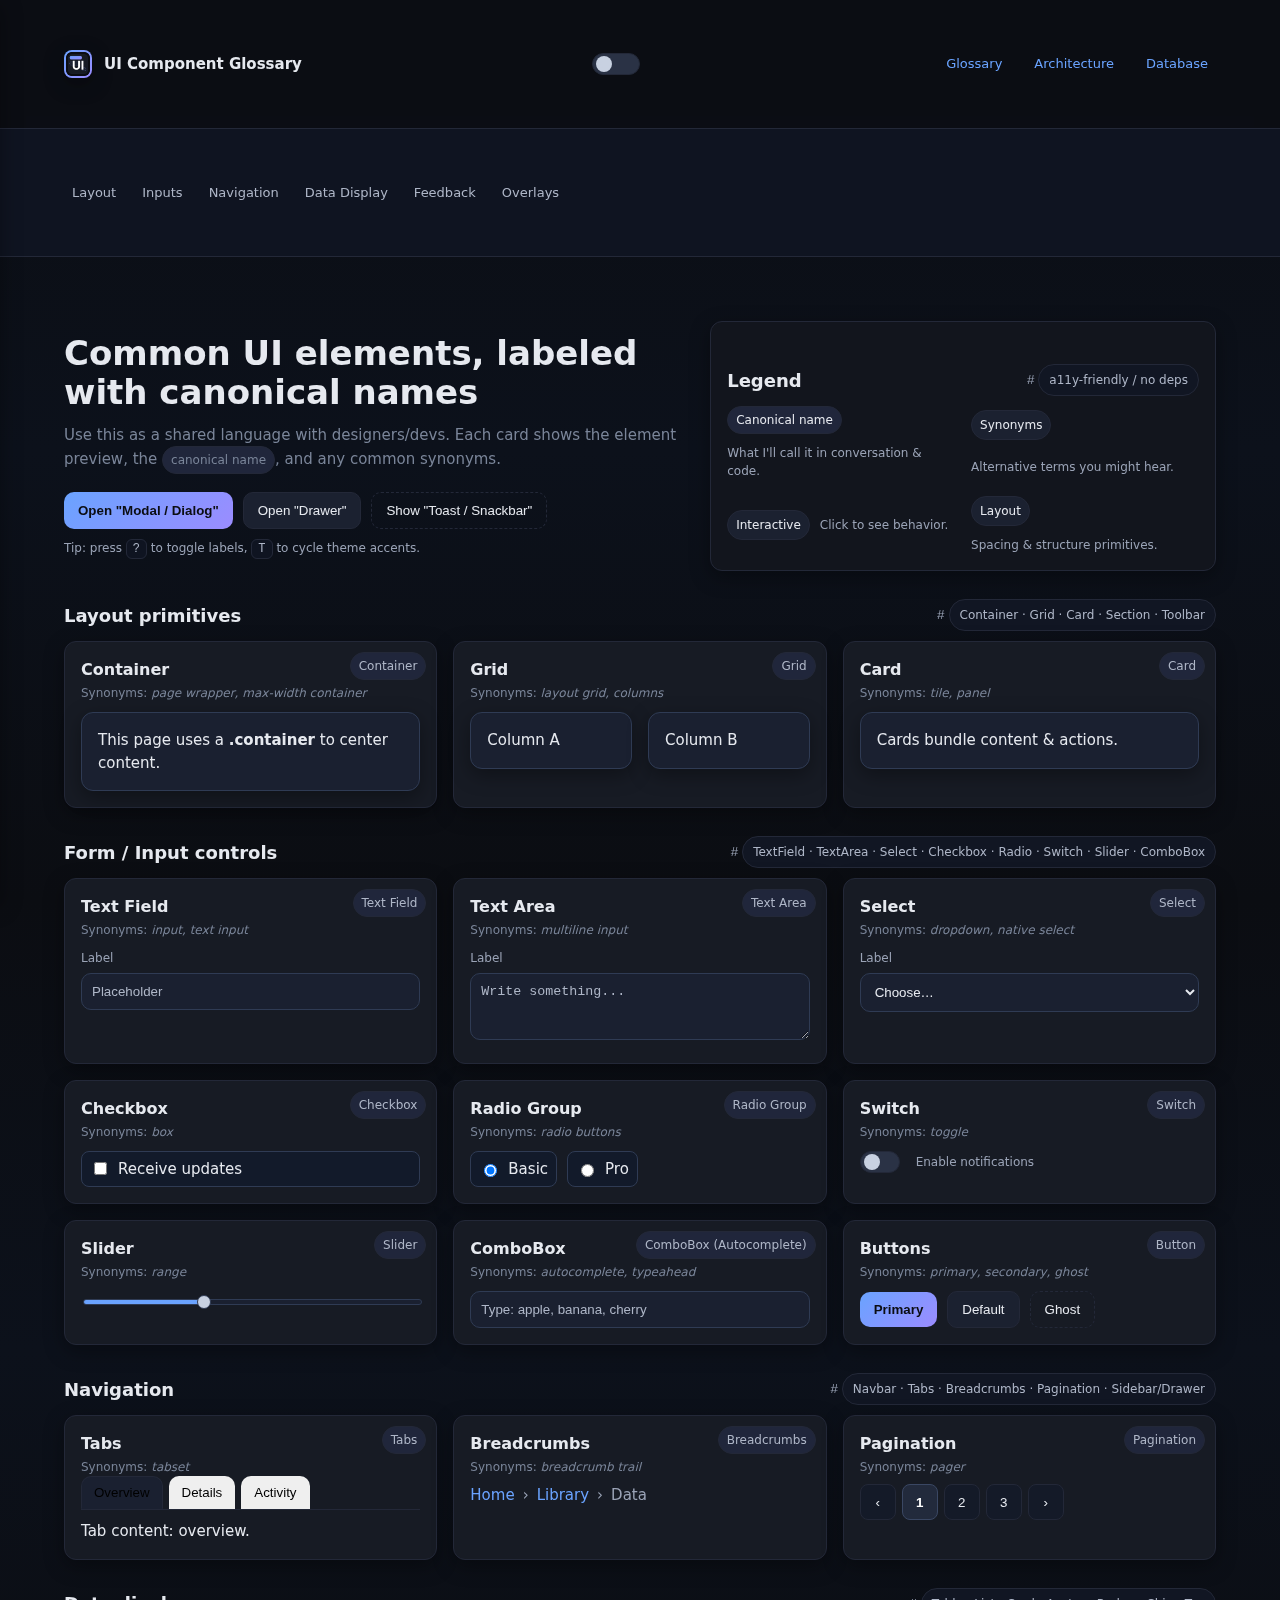
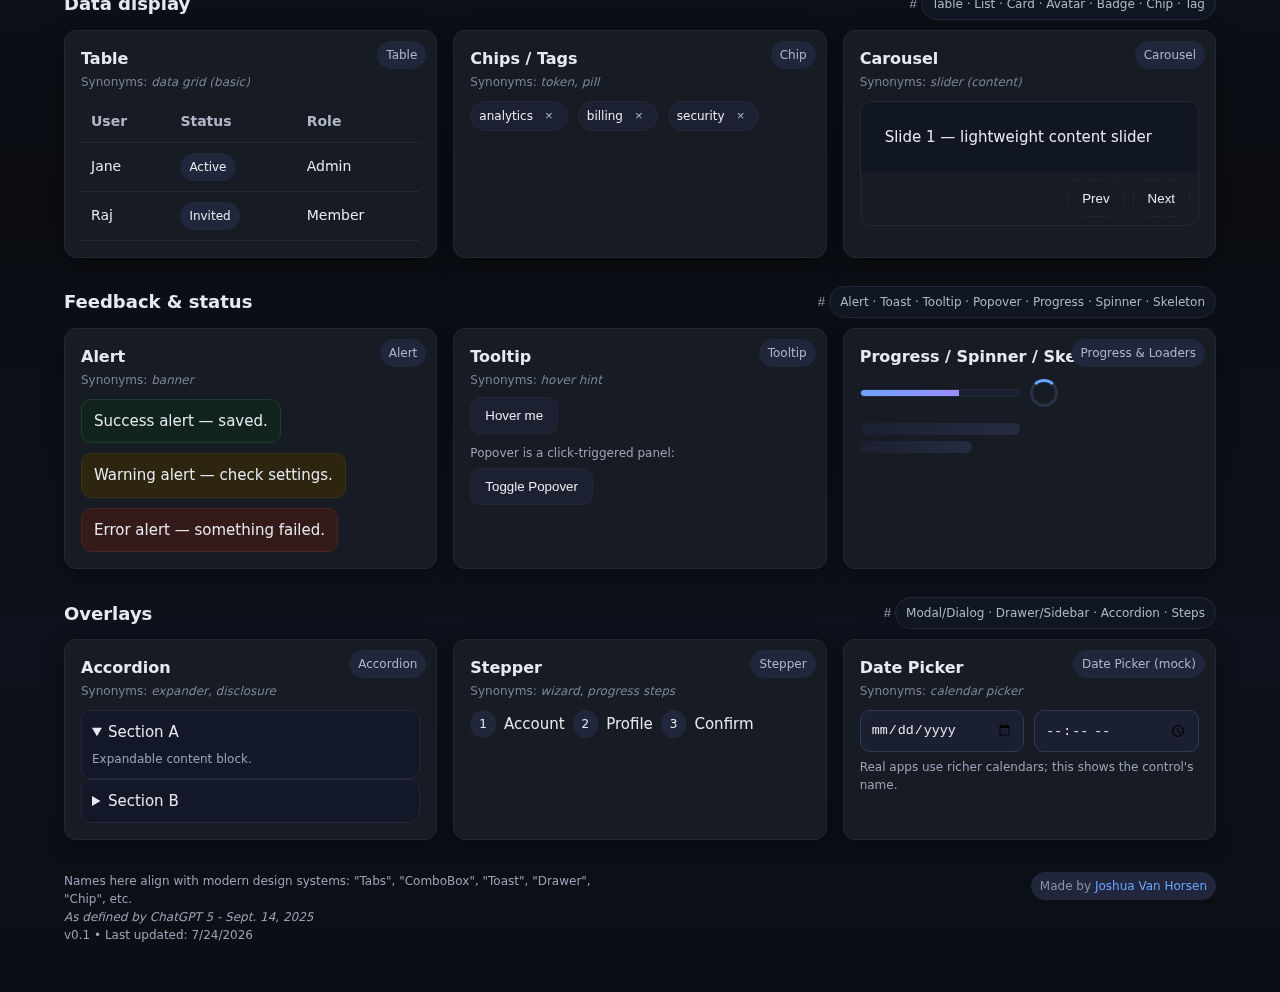
<file: index.html>
<!DOCTYPE html>
<html lang="en">
<head>
<meta charset="utf-8" />
<meta name="viewport" content="width=device-width, initial-scale=1" />
<title>UI Component Glossary — Live Examples</title>
<meta name="description" content="Glossary of canonical UI components with live examples for AI-assisted development." />
<meta name="theme-color" content="#0b0d12" />
<meta property="og:title" content="UI Component Glossary — AI-Assisted Dev Reference" />
<meta property="og:description" content="Common UI elements labeled with canonical names, synonyms, and live behavior." />
<meta property="og:type" content="website" />
<meta property="og:image" content="og-image.png" />
<meta property="og:image:type" content="image/png" />
<meta property="og:image:width" content="1200" />
<meta property="og:image:height" content="630" />
<meta property="og:image:alt" content="UI Component Glossary — AI-Assisted Dev Reference" />
<!-- SVG backup -->
<meta property="og:image" content="og-image.svg" />
<meta property="og:locale" content="en_US" />
<meta name="twitter:card" content="summary_large_image" />
<meta name="twitter:title" content="UI Component Glossary — AI-Assisted Dev Reference" />
<meta name="twitter:description" content="Common UI elements labeled with canonical names, synonyms, and live behavior." />
<meta name="twitter:image" content="og-image.png" />
<link rel="icon" type="image/svg+xml" sizes="any" href="favicon.svg" />
<link rel="icon" type="image/png" sizes="32x32" href="favicon-32.png" />
<link rel="shortcut icon" href="favicon-32.png" />
<link rel="apple-touch-icon" sizes="180x180" href="apple-touch-icon.png" />
<link rel="icon" type="image/png" sizes="16x16" href="favicon-16.png" />
<link rel="mask-icon" href="favicon.svg" color="#0b0d12" />
<!-- Google tag (gtag.js) -->
<script async src="https://www.googletagmanager.com/gtag/js?id=G-3KWQP4SWGD"></script>
<script>
  window.dataLayer = window.dataLayer || [];
  function gtag(){dataLayer.push(arguments);}
  gtag('js', new Date());

  gtag('config', 'G-3KWQP4SWGD');
  
</script>
<link rel="stylesheet" href="styles.css" />
<script defer src="nav.js"></script>
<style>
  :root{
    --bg: #0b0d12; --panel:#12151d; --card:#171b24; --muted:#7a8599; --text:#e6e9ef;
    --accent:#6aa3ff; --accent-2:#9b8cff; --ok:#3ddc97; --warn:#ffcc66; --err:#ff6b6b;
    --border:#232838; --chip:#20263b; --shadow: 0 6px 20px rgba(0,0,0,.35);
    --radius:12px; --radius-sm:8px; --radius-lg:16px; --focus: 0 0 0 3px rgba(106,163,255,.35);
    --font: ui-sans-serif, system-ui, -apple-system, Segoe UI, Roboto, Inter, "Helvetica Neue", Arial, "Apple Color Emoji","Segoe UI Emoji";
    --range-track:#1a2030; --range-border:#2f3b54;
  }
  *{box-sizing:border-box}
  html,body{height:100%}
  body{
    margin:0;background:linear-gradient(180deg,#0b0d12,#0c111b 50%, #0b0d12 100%);
    color:var(--text); font: 15px/1.5 var(--font);
  }
  a{color:var(--accent); text-decoration:none}
  a:focus,button:focus,[role="tab"]:focus,[data-chip]:focus{outline:none; box-shadow: var(--focus); border-radius:8px}
  .container{max-width:1200px;margin:0 auto;padding:48px 24px}
  .nav{
    position:sticky; top:0; z-index:50; backdrop-filter:saturate(1.3) blur(10px);
    background:rgba(11,13,18,.6); border-bottom:1px solid var(--border)
  }
  .nav__inner{display:flex;gap:16px;align-items:center;justify-content:space-between;padding:14px 24px; position:relative}
  .brand{display:flex;align-items:center;gap:12px;font-weight:700}
  .brand__logo{width:28px;height:28px;border-radius:8px;background:linear-gradient(135deg,var(--accent),var(--accent-2)); box-shadow: var(--shadow); padding:2px}
  .brand__logo .brand__img{width:100%; height:100%; display:block; border-radius:6px; object-fit:cover; background:var(--panel)}
  .nav__links{display:flex;gap:16px; flex-wrap:wrap}
  .nav__links a{padding:6px 8px;border-radius:8px; font-size:13px}
  .nav__links a:hover{background:rgba(255,255,255,.05)}
  .nav__links .btn{padding:6px 10px; font-size:13px; border-radius:8px}
  .nav__toggle{display:none; appearance:none; border:1px solid var(--border); background:#141a28; color:var(--text); padding:0; border-radius:8px; cursor:pointer; position:relative; width:40px; height:36px}
  .nav__toggle .bar{position:absolute; width:20px; height:2px; left:50%; transform:translateX(-50%); background:var(--text); border-radius:2px; transition:transform .2s ease, opacity .2s ease}
  .nav__toggle .bar.top{top:12px}
  .nav__toggle .bar.middle{top:17px}
  .nav__toggle .bar.bottom{top:22px}
  .nav__toggle[aria-expanded="true"] .bar.top{transform:translateX(-50%) rotate(45deg); top:17px}
  .nav__toggle[aria-expanded="true"] .bar.middle{opacity:0}
  .nav__toggle[aria-expanded="true"] .bar.bottom{transform:translateX(-50%) rotate(-45deg); top:17px}
  /* Theme switch icons */
  #theme-switch-wrap .track{width:48px}
  #theme-switch-wrap .ico{position:absolute; top:50%; transform:translateY(-50%); font-size:13px; color:#c8d1e1; opacity:.8; pointer-events:none}
  #theme-switch-wrap .ico.sun{left:6px}
  #theme-switch-wrap .ico.moon{right:6px}
  /* Nudge moon icon for better centering */
  #theme-switch-wrap .ico.moon{right:10px; transform:translate(1px,-50%)}
  #theme-switch-wrap input:checked + .track .thumb{left:29px}
  #theme-switch-wrap input:checked + .track .ico.sun{opacity:1}
  #theme-switch-wrap input:not(:checked) + .track .ico.moon{opacity:1}
  /* Sun visibility adjustments per theme */
  :root[data-theme="light"] #theme-switch-wrap .ico.sun{color:#d39c00; text-shadow:0 0 1px rgba(0,0,0,.25)}
  :root:not([data-theme="light"]) #theme-switch-wrap .ico.sun{color:#ffdf6e; text-shadow:0 0 2px rgba(0,0,0,.6)}
  /* Place icon inside thumb for perfect centering; hide track icons */
  #theme-switch-wrap .ico{display:none}
  #theme-switch-wrap .thumb{position:absolute}
  #theme-switch-wrap .thumb::after{content:'☾'; position:absolute; top:50%; left:50%; transform:translate(-50%,-50%); font-size:12px; color:#c8d1e1}
  #theme-switch-wrap input:checked + .track .thumb::after{content:''}
  /* Xray overlay */
  .xray-dim{opacity:.2}
  .xray-overlay{position:fixed; inset:0; pointer-events:auto; z-index:999; opacity:1; backdrop-filter:blur(2px); -webkit-backdrop-filter:blur(2px)}
  .xray-overlay::before{content:''; position:absolute; inset:0; background:rgba(14,22,40,.8); z-index:0}
  .xray-box{position:absolute; z-index:1; border-radius:10px; opacity:1}
  .xray-level-1{border:2px solid #7690C9; outline:none; box-shadow:none}
  .xray-level-2{border:2px solid #7690C9; outline:none; box-shadow:none}
  .xray-level-3{outline:2px dashed #7690C9; box-shadow:0 0 0 2px rgba(118,144,201,.35)}
  .xray-level-4{outline:1.5px dashed #7690C9; box-shadow:0 0 0 1.5px rgba(118,144,201,.28)}
  .xray-label{position:absolute; z-index:2; top:-20px; left:0; background:#7690C9; color:#0b0d12; padding:2px 6px; border-radius:6px; font-size:11px; font-weight:800; letter-spacing:.03em; box-shadow:0 1px 0 rgba(0,0,0,.2)}
  
  .hero{
    display:grid; grid-template-columns: 1.1fr .9fr; gap:28px; align-items:center; margin-top:16px
  }
  .hero h1{font-size:34px; line-height:1.15; margin:0 0 12px}
  .hero p{color:var(--muted); margin:0 0 18px}
  .btn{appearance:none;border:1px solid var(--border); background:#1b2130; color:var(--text);
       padding:10px 14px;border-radius:10px;cursor:pointer}
  .btn:hover{background:#222a3c}
  .btn.primary{border:none;background:linear-gradient(135deg,var(--accent),var(--accent-2)); color:#0b0d12; font-weight:700}
  .btn.ghost{background:transparent;border:1px dashed var(--border)}
  .cta-row{display:flex;gap:10px;flex-wrap:wrap}
  .panel{background:var(--panel); border:1px solid var(--border); border-radius:var(--radius); padding:16px; box-shadow:var(--shadow)}
  .grid{display:grid; gap:16px}
  .grid.cols-3{grid-template-columns:repeat(3,minmax(0,1fr))}
  .grid.cols-2{grid-template-columns:repeat(2,minmax(0,1fr))}
  @media (max-width:980px){.hero{grid-template-columns:1fr}.grid.cols-3{grid-template-columns:1fr 1fr}}
  @media (max-width:680px){.grid.cols-3,.grid.cols-2{grid-template-columns:1fr}}
  @media (max-width:860px){
    .nav__toggle{display:inline-flex; align-items:center; gap:6px}
    .nav__links{display:flex; position:absolute; right:24px; top:calc(100% + 8px); background:#111623; border:1px solid var(--border); border-radius:10px; padding:10px; box-shadow:var(--shadow); flex-direction:column; gap:6px; opacity:0; visibility:hidden; pointer-events:none; transform:translateY(-6px) scale(.98); transition:opacity .18s ease, transform .18s ease, visibility 0s linear .18s; will-change:transform, opacity; transform-origin:top right}
    .nav__links.open{opacity:1; visibility:visible; pointer-events:auto; transform:translateY(0) scale(1); transition:opacity .18s ease, transform .18s ease}
    .nav__links a{padding:10px 12px}
  }
  .card{background:var(--card); border:1px solid var(--border); border-radius:var(--radius); padding:16px; box-shadow:var(--shadow); position:relative}
  .card h3{margin:0 0 2px; font-size:16px}
  .card p{margin:0;color:var(--muted)}
  .label{position:absolute; top:10px; right:10px; font-size:12px; color:#aeb6c7; background:var(--chip); border:1px solid var(--border); padding:4px 8px; border-radius:999px}
  .syn{font-size:12px; color:#9aa3b6; margin-top:6px}
  .stack{display:flex; gap:10px; flex-wrap:wrap; align-items:center}
  .input, select, textarea{width:100%; background:#141925; color:var(--text); border:1px solid var(--border); border-radius:10px; padding:10px}
  .input:focus, select:focus, textarea:focus{outline:none; box-shadow: var(--focus)}
  .row{display:grid; grid-template-columns:1fr 1fr; gap:10px}
  .row-3{display:grid; grid-template-columns:repeat(3,1fr); gap:10px}
  .field label{display:block; font-size:12px; color:#9aa3b6; margin-bottom:6px}
  .checkbox,.radio,.switch{display:flex; align-items:center; gap:8px}
  .switch input{display:none}
  .switch .track{width:40px;height:22px;border-radius:999px;background:#2a3245; position:relative; border:1px solid var(--border)}
  .switch .thumb{position:absolute; top:50%; left:3px; transform:translateY(-50%); width:16px; height:16px; border-radius:50%; background:#c8d1e1; transition:all .2s}
  .switch input:checked + .track{background:linear-gradient(135deg,var(--accent),var(--accent-2))}
  .switch input:checked + .track .thumb{left:21px; background:#0b0d12}
  .table{width:100%; border-collapse:collapse; font-size:14px}
  .table th,.table td{padding:10px;border-bottom:1px solid var(--border); text-align:left}
  .table th{color:#aeb6c7; font-weight:600}
  .badge{display:inline-block; padding:4px 8px; border-radius:999px; border:1px solid var(--border); background:var(--chip); font-size:12px}
  .chip{display:inline-flex; align-items:center; gap:6px; padding:5px 8px; border-radius:999px; border:1px solid var(--border); background:#1b2130; font-size:12px}
  .chip button{border:none;background:transparent;color:#aab3c6; cursor:pointer}
  .tabs{display:flex; gap:6px; border-bottom:1px solid var(--border); margin-bottom:10px; flex-wrap:wrap}
  .tab{padding:8px 12px; border-radius:10px 10px 0 0; border:1px solid transparent; cursor:pointer}
  .tab[aria-selected="true"]{background:#1a2030; border-color:var(--border); border-bottom-color:#1a2030}
  .accordion details{border:1px solid var(--border); border-radius:10px; padding:10px; background:#121827}
  .accordion summary{cursor:pointer}
  .progress{height:8px; background:#1a2131; border-radius:999px; overflow:hidden; border:1px solid var(--border)}
  .progress > div{height:100%; background:linear-gradient(90deg,var(--accent),var(--accent-2)); width:62%}
  .spinner{width:28px;height:28px;border-radius:50%; border:3px solid #2a3245; border-top-color:var(--accent); animation:spin .8s linear infinite}
  @keyframes spin{to{transform:rotate(360deg)}}
  .skeleton{height:12px;border-radius:6px;background:linear-gradient(90deg,#1a2030, #252c40, #1a2030); background-size:200% 100%; animation:shimmer 1.2s infinite}
  @keyframes shimmer{0%{background-position:200% 0}100%{background-position:-200% 0}}
  .alert{padding:10px 12px;border-radius:10px;border:1px solid var(--border); display:flex; gap:8px; align-items:flex-start}
  .alert.ok{background:#11231d;border-color:#1f3c2f}
  .alert.warn{background:#2d250f;border-color:#3c3218}
  .alert.err{background:#351a1a;border-color:#4a2323}
  .tooltip{position:relative; display:inline-block}
  .tooltip .tip{position:absolute; inset:auto auto 125% 50%; transform:translateX(-50%); background:#101522; border:1px solid var(--border); padding:6px 8px; border-radius:8px; font-size:12px; white-space:nowrap; opacity:0; pointer-events:none; transition:opacity .2s}
  .tooltip:hover .tip{opacity:1}
  .popover{position:relative}
  .popover .pop{position:absolute; top:38px; left:0; background:#101522; border:1px solid var(--border); padding:10px; border-radius:10px; width:220px; display:none}
  .popover.open .pop{display:block}
  .modal-backdrop{position:fixed; inset:0; background:rgba(0,0,0,.5); display:none; align-items:center; justify-content:center; padding:24px}
  .modal{background:var(--panel); border:1px solid var(--border); border-radius:var(--radius-lg); padding:18px; width:min(560px, 92vw); box-shadow:var(--shadow)}
  .drawer{position:fixed; inset:0 auto 0 0; width:min(420px, 92vw); background:var(--panel); border-right:1px solid var(--border); translate:-100% 0; transition:translate .25s; box-shadow:var(--shadow); padding:16px; z-index:1000}
  .drawer.open{translate:0 0}
  .kbd{font-family:ui-monospace, SFMono-Regular, Menlo, Consolas, monospace; background:#0f1421; border:1px solid var(--border); padding:2px 6px; border-radius:6px; font-size:12px; color:#aeb6c7}
  .footer{margin-top:32px; color:#8892a8}
  .tiny{font-size:12px; color:#9aa3b6}
  .section-title{display:flex; align-items:center; justify-content:space-between; gap:10px; margin:26px 0 10px}
  .section-title h2{margin:0; font-size:18px}
  .pill{display:inline-flex; gap:8px; align-items:center; padding:6px 10px; border-radius:999px; background:#111623; border:1px solid var(--border); color:#aeb6c7; font-size:12px}
  .kbdrow{display:flex; gap:8px; flex-wrap:wrap}
  .pagination{display:flex; gap:6px; align-items:center}
  .pagination .pg{border:1px solid var(--border); background:#141a28; border-radius:8px; min-width:36px; height:36px; display:grid;place-items:center; cursor:pointer}
  .pagination .pg[aria-current="page"]{background:#1f2636; border-color:#30384e; font-weight:700}
  .breadcrumb{display:flex; gap:8px; align-items:center; flex-wrap:wrap}
  .breadcrumb span{color:#9aa3b6}
  .carousel{position:relative; overflow:hidden; border-radius:12px; border:1px solid var(--border)}
  .carousel__inner{display:flex; transition:transform .25s}
  .carousel__slide{min-width:100%; padding:24px; background:#111623}
  .carousel__nav{position:static; display:flex; gap:8px; justify-content:flex-end; padding:8px 8px 8px 8px}
  .sr-only{position:absolute;width:1px;height:1px;padding:0;margin:-1px;overflow:hidden;clip:rect(0,0,0,0);border:0}
  /* Toast styled to match .btn.primary gradient */
  #toast{background:linear-gradient(135deg,var(--accent),var(--accent-2)); color:#0b0d12; border:none}
  /* Keep primary gradient on nav CTA hover */
  .nav__links a.btn.primary:hover{background:linear-gradient(135deg,var(--accent),var(--accent-2))}
  /* Anchor copy button */
  .anchor-btn{appearance:none; border:none; background:transparent; color:#9aa3b6; cursor:pointer; padding:4px; border-radius:6px; margin-left:6px}
  .anchor-btn:hover{color:#c4ccda}
  /* Light theme */
  :root[data-theme="light"]{
    --bg:#f7f9fc; --panel:#ffffff; --card:#ffffff; --muted:#5b677b; --text:#0b0d12;
    --border:#dbe1ea; --chip:#f0f3f9;
  }
  :root[data-theme="light"] body{background:linear-gradient(180deg,#f7f9fc,#eef2f8 50%, #f7f9fc 100%)}
  :root[data-theme="light"] .btn{background:#f3f6fb; border-color:#dbe1ea; color:var(--text)}
  :root[data-theme="light"] .btn:hover{background:#e8eef7}
  :root[data-theme="light"] .panel{background:var(--panel); border-color:var(--border)}
  :root[data-theme="light"] .card{background:var(--card); border-color:var(--border)}
  :root[data-theme="light"] .chip{background:#f3f6fb; border-color:var(--border)}
  :root[data-theme="light"] .input, :root[data-theme="light"] select, :root[data-theme="light"] textarea{background:#ffffff; border-color:#dbe1ea; color:var(--text)}
  /* Light theme contrast fixes */
  :root[data-theme="light"] .nav{background:rgba(255,255,255,.75); border-bottom-color:#dbe1ea}
  :root[data-theme="light"] .tab[aria-selected="true"]{background:#eef2f8; border-color:#dbe1ea; border-bottom-color:#eef2f8}
  :root[data-theme="light"] .tooltip .tip{background:#ffffff; border-color:#dbe1ea; color:var(--text)}
  :root[data-theme="light"] .popover .pop{background:#ffffff; border-color:#dbe1ea; color:var(--text)}
  :root[data-theme="light"] .progress{background:#e9eef7; border-color:#dbe1ea}
  :root[data-theme="light"] .spinner{border-color:#dbe1ea; border-top-color:var(--accent)}
  :root[data-theme="light"] .skeleton{background:linear-gradient(90deg,#eef2f8, #e6ecf7, #eef2f8)}
  :root[data-theme="light"] .carousel__slide{background:#f3f6fb}
  :root[data-theme="light"] .alert.ok{background:#e7f5ef; border-color:#bfe3d1; color:#0b0d12}
  :root[data-theme="light"] .alert.warn{background:#fff4d6; border-color:#f1d39c; color:#0b0d12}
  :root[data-theme="light"] .alert.err{background:#fde7e7; border-color:#f5bcbc; color:#0b0d12}
  :root[data-theme="light"] .pagination .pg{background:#ffffff; border-color:#dbe1ea; color:#0b0d12}
  :root[data-theme="light"] .pagination .pg:hover{background:#f3f6fb}
  :root[data-theme="light"] .pagination .pg[aria-current="page"]{background:#eef2f8; border-color:#cdd7e6; color:#0b0d12; font-weight:700}
  /* Dark theme pagination readability */
  .pagination .pg{color:#e6e9ef}
  .pagination .pg:hover{background:#1a2030}
  .pagination .pg[aria-current="page"]{background:#222a3c; border-color:#3a4763; color:#ffffff; font-weight:700}
  /* Light theme accordion readability */
  :root[data-theme="light"] .accordion details{background:#ffffff; border-color:#dbe1ea; color:var(--text)}
  :root[data-theme="light"] .accordion details[open]{background:#f7f9fc}
  :root[data-theme="light"] .accordion summary{color:#0b0d12}
  /* Light theme chips/pills use accent hues */
  :root[data-theme="light"] .pill{background:#eef2f8; border-color:#cdd7e6; color:#2f3b54}
  /* Dark theme example panels contrast (Container/Grid/Card demos) */
  .card .panel{background:#1a2030; border-color:#2f3b54}
  /* Dark theme form controls contrast */
  .input, select, textarea{background:#1a2030; border-color:#2f3b54; color:var(--text)}
  .input::placeholder, textarea::placeholder{color:#aeb6c7}
  .radio, .checkbox{background:#121a2a; border:1px solid #2f3b54; padding:6px 8px; border-radius:8px}
  #combo-list{background:#1a2030 !important; border-color:#2f3b54 !important}
  input[type="range"]{appearance:none; height:6px; border:1px solid var(--range-border); border-radius:999px; background:
    linear-gradient(90deg, var(--accent), var(--accent)) 0/var(--range-progress, 0%) 100% no-repeat,
    var(--range-track);
  }
  input[type="range"]::-webkit-slider-thumb{appearance:none; width:14px; height:14px; border-radius:50%; background:#c8d1e1; border:1px solid #2f3b54}
  input[type="range"]::-moz-range-thumb{width:14px; height:14px; border-radius:50%; background:#c8d1e1; border:1px solid #2f3b54}
  /* Light mode fixes for controls */
  :root[data-theme="light"] .checkbox, :root[data-theme="light"] .radio{background:#ffffff; border:1px solid #dbe1ea; color:var(--text)}
  :root[data-theme="light"] .switch .track{background:#e9eef7; border-color:#cdd7e6}
  :root[data-theme="light"] .switch .thumb{background:#ffffff}
  :root[data-theme="light"] input[type="range"]{--range-track:#e9eef7; --range-border:#cdd7e6}
  :root[data-theme="light"] input[type="range"]::-webkit-slider-thumb{background:#ffffff; border:1px solid var(--range-border)}
  :root[data-theme="light"] input[type="range"]::-moz-range-thumb{background:#ffffff; border:1px solid var(--range-border)}
</style>
</head>
<body>
  <!-- NAVBAR -->
  <site-nav active="glossary" title="UI Component Glossary"></site-nav>

  <sub-nav>
    <a href="#layout">Layout</a>
    <a href="#inputs">Inputs</a>
    <a href="#navigation">Navigation</a>
    <a href="#data-display">Data Display</a>
    <a href="#feedback">Feedback</a>
    <a href="#overlays">Overlays</a>
  </sub-nav>

  <main class="container">
    <!-- HERO / HEADER -->
    <section class="hero">
      <div>
        <h1>Common UI elements, labeled with canonical names</h1>
        <p>
          Use this as a shared language with designers/devs. Each card shows the element preview,
          the <span class="badge">canonical name</span>, and any common synonyms.
        </p>
        <div class="cta-row">
          <button class="btn primary" id="open-modal">Open "Modal / Dialog"</button>
          <button class="btn" id="open-drawer">Open "Drawer"</button>
          <button class="btn ghost" id="show-toast">Show "Toast / Snackbar"</button>
        </div>
        <div class="syn tiny" style="margin-top:10px">
          Tip: press <span class="kbd">?</span> to toggle labels, <span class="kbd">T</span> to cycle theme accents.
        </div>
      </div>
      <div class="panel">
        <div class="section-title"><h2>Legend</h2><div><button class="anchor-btn" data-anchor="#legend" aria-label="Copy link to Legend">#</button><span class="pill">a11y-friendly / no deps</span></div></div>
        <div class="grid cols-2">
          <div class="stack">
            <span class="badge">Canonical name</span>
            <span class="tiny">What I'll call it in conversation & code.</span>
          </div>
          <div class="stack">
            <span class="chip"><span>Synonyms</span></span>
            <span class="tiny">Alternative terms you might hear.</span>
          </div>
          <div class="stack">
            <span class="chip">Interactive</span>
            <span class="tiny">Click to see behavior.</span>
          </div>
          <div class="stack">
            <span class="chip">Layout</span>
            <span class="tiny">Spacing & structure primitives.</span>
          </div>
        </div>
      </div>
    </section>

    <!-- LAYOUT -->
    <section id="layout" style="margin-top:28px">
      <div class="section-title"><h2>Layout primitives</h2><div><button class="anchor-btn" data-anchor="#layout" aria-label="Copy link to Layout">#</button><span class="pill">Container · Grid · Card · Section · Toolbar</span></div></div>
      <div class="grid cols-3">
        <div class="card">
          <span class="label" data-chip>Container</span>
          <h3>Container</h3>
          <p class="syn">Synonyms: <em>page wrapper, max-width container</em></p>
          <div class="panel" style="margin-top:10px">This page uses a <strong>.container</strong> to center content.</div>
        </div>
        <div class="card">
          <span class="label" data-chip>Grid</span>
          <h3>Grid</h3>
          <p class="syn">Synonyms: <em>layout grid, columns</em></p>
          <div class="grid cols-2" style="margin-top:10px">
            <div class="panel">Column A</div>
            <div class="panel">Column B</div>
          </div>
        </div>
        <div class="card">
          <span class="label" data-chip>Card</span>
          <h3>Card</h3>
          <p class="syn">Synonyms: <em>tile, panel</em></p>
          <div class="panel" style="margin-top:10px">Cards bundle content & actions.</div>
        </div>
      </div>
    </section>

    <!-- INPUTS -->
    <section id="inputs" style="margin-top:28px">
      <div class="section-title"><h2>Form / Input controls</h2><div><button class="anchor-btn" data-anchor="#inputs" aria-label="Copy link to Inputs">#</button><span class="pill">TextField · TextArea · Select · Checkbox · Radio · Switch · Slider · ComboBox</span></div></div>
      <div class="grid cols-3">
        <div class="card">
          <span class="label" data-chip>Text Field</span>
          <h3>Text Field</h3>
          <p class="syn">Synonyms: <em>input, text input</em></p>
          <div class="field" style="margin-top:10px">
            <label for="i1">Label</label>
            <input id="i1" class="input" placeholder="Placeholder" />
          </div>
        </div>
        <div class="card">
          <span class="label" data-chip>Text Area</span>
          <h3>Text Area</h3>
          <p class="syn">Synonyms: <em>multiline input</em></p>
          <div class="field" style="margin-top:10px">
            <label for="i2">Label</label>
            <textarea id="i2" rows="3" placeholder="Write something..." ></textarea>
          </div>
        </div>
        <div class="card">
          <span class="label" data-chip>Select</span>
          <h3>Select</h3>
          <p class="syn">Synonyms: <em>dropdown, native select</em></p>
          <div class="field" style="margin-top:10px">
            <label for="i3">Label</label>
            <select id="i3">
              <option>Choose…</option>
              <option>Alpha</option>
              <option>Bravo</option>
            </select>
          </div>
        </div>
        <div class="card">
          <span class="label" data-chip>Checkbox</span>
          <h3>Checkbox</h3>
          <p class="syn">Synonyms: <em>box</em></p>
          <div class="checkbox" style="margin-top:10px">
            <input id="c1" type="checkbox" /> <label for="c1">Receive updates</label>
          </div>
        </div>
        <div class="card">
          <span class="label" data-chip>Radio Group</span>
          <h3>Radio Group</h3>
          <p class="syn">Synonyms: <em>radio buttons</em></p>
          <div class="stack" role="radiogroup" aria-label="plan" style="margin-top:10px">
            <label class="radio"><input name="plan" type="radio" checked /> Basic</label>
            <label class="radio"><input name="plan" type="radio" /> Pro</label>
          </div>
        </div>
        <div class="card">
          <span class="label" data-chip>Switch</span>
          <h3>Switch</h3>
          <p class="syn">Synonyms: <em>toggle</em></p>
          <label class="switch" style="margin-top:10px">
            <input type="checkbox" id="sw1" />
            <span class="track"><span class="thumb"></span></span>
            <span class="tiny" style="margin-left:8px">Enable notifications</span>
          </label>
        </div>
        <div class="card">
          <span class="label" data-chip>Slider</span>
          <h3>Slider</h3>
          <p class="syn">Synonyms: <em>range</em></p>
          <input type="range" min="0" max="100" value="35" style="width:100%; margin-top:18px" />
        </div>
        <div class="card">
          <span class="label" data-chip>ComboBox (Autocomplete)</span>
          <h3>ComboBox</h3>
          <p class="syn">Synonyms: <em>autocomplete, typeahead</em></p>
          <div class="field" style="margin-top:10px">
            <input id="combo" class="input" placeholder="Type: apple, banana, cherry" autocomplete="off" />
            <div id="combo-list" class="panel" style="display:none;margin-top:6px; max-height:150px; overflow:auto"></div>
          </div>
        </div>
        <div class="card">
          <span class="label" data-chip>Button</span>
          <h3>Buttons</h3>
          <p class="syn">Synonyms: <em>primary, secondary, ghost</em></p>
          <div class="stack" style="margin-top:10px">
            <button class="btn primary">Primary</button>
            <button class="btn">Default</button>
            <button class="btn ghost">Ghost</button>
          </div>
        </div>
      </div>
    </section>

    <!-- NAVIGATION -->
    <section id="navigation" style="margin-top:28px">
      <div class="section-title"><h2>Navigation</h2><div><button class="anchor-btn" data-anchor="#navigation" aria-label="Copy link to Navigation">#</button><span class="pill">Navbar · Tabs · Breadcrumbs · Pagination · Sidebar/Drawer</span></div></div>
      <div class="grid cols-3">
        <div class="card">
          <span class="label" data-chip>Tabs</span>
          <h3>Tabs</h3>
          <p class="syn">Synonyms: <em>tabset</em></p>
          <div class="tabs" role="tablist" aria-label="Example tabs">
            <button class="tab" role="tab" aria-selected="true" aria-controls="t1" id="tab1">Overview</button>
            <button class="tab" role="tab" aria-selected="false" aria-controls="t2" id="tab2">Details</button>
            <button class="tab" role="tab" aria-selected="false" aria-controls="t3" id="tab3">Activity</button>
          </div>
          <div id="t1" role="tabpanel" aria-labelledby="tab1">Tab content: overview.</div>
          <div id="t2" role="tabpanel" aria-labelledby="tab2" hidden>Tab content: details.</div>
          <div id="t3" role="tabpanel" aria-labelledby="tab3" hidden>Tab content: activity log.</div>
        </div>
        <div class="card">
          <span class="label" data-chip>Breadcrumbs</span>
          <h3>Breadcrumbs</h3>
          <p class="syn">Synonyms: <em>breadcrumb trail</em></p>
          <nav class="breadcrumb" aria-label="Breadcrumb" style="margin-top:8px">
            <a href="#">Home</a><span>›</span><a href="#">Library</a><span>›</span><span aria-current="page">Data</span>
          </nav>
        </div>
        <div class="card">
          <span class="label" data-chip>Pagination</span>
          <h3>Pagination</h3>
          <p class="syn">Synonyms: <em>pager</em></p>
          <div class="pagination" style="margin-top:8px">
            <button class="pg" aria-label="Previous">‹</button>
            <button class="pg" aria-current="page">1</button>
            <button class="pg">2</button>
            <button class="pg">3</button>
            <button class="pg" aria-label="Next">›</button>
          </div>
        </div>
      </div>
    </section>

    <!-- DATA DISPLAY -->
    <section id="data-display" style="margin-top:28px">
      <div class="section-title"><h2>Data display</h2><div><button class="anchor-btn" data-anchor="#data-display" aria-label="Copy link to Data display">#</button><span class="pill">Table · List · Card · Avatar · Badge · Chip · Tag</span></div></div>
      <div class="grid cols-3">
        <div class="card">
          <span class="label" data-chip>Table</span>
          <h3>Table</h3>
          <p class="syn">Synonyms: <em>data grid (basic)</em></p>
          <table class="table" aria-label="Example table" style="margin-top:10px">
            <thead><tr><th>User</th><th>Status</th><th>Role</th></tr></thead>
            <tbody>
              <tr><td>Jane</td><td><span class="badge">Active</span></td><td>Admin</td></tr>
              <tr><td>Raj</td><td><span class="badge">Invited</span></td><td>Member</td></tr>
            </tbody>
          </table>
        </div>
        <div class="card">
          <span class="label" data-chip>Chip</span>
          <h3>Chips / Tags</h3>
          <p class="syn">Synonyms: <em>token, pill</em></p>
          <div class="stack" style="margin-top:10px">
            <span class="chip">analytics <button aria-label="remove">×</button></span>
            <span class="chip">billing <button aria-label="remove">×</button></span>
            <span class="chip">security <button aria-label="remove">×</button></span>
          </div>
        </div>
        <div class="card">
          <span class="label" data-chip>Carousel</span>
          <h3>Carousel</h3>
          <p class="syn">Synonyms: <em>slider (content)</em></p>
          <div class="carousel" id="carousel" style="margin-top:10px">
            <div class="carousel__inner">
              <div class="carousel__slide">Slide 1 — lightweight content slider</div>
              <div class="carousel__slide">Slide 2 — another panel</div>
              <div class="carousel__slide">Slide 3 — final slide</div>
            </div>
            <div class="carousel__nav">
              <button class="btn ghost" id="car-prev">Prev</button>
              <button class="btn ghost" id="car-next">Next</button>
            </div>
          </div>
        </div>
      </div>
    </section>

    <!-- FEEDBACK -->
    <section id="feedback" style="margin-top:28px">
      <div class="section-title"><h2>Feedback & status</h2><div><button class="anchor-btn" data-anchor="#feedback" aria-label="Copy link to Feedback">#</button><span class="pill">Alert · Toast · Tooltip · Popover · Progress · Spinner · Skeleton</span></div></div>
      <div class="grid cols-3">
        <div class="card">
          <span class="label" data-chip>Alert</span>
          <h3>Alert</h3>
          <p class="syn">Synonyms: <em>banner</em></p>
          <div class="stack" style="margin-top:10px">
            <div class="alert ok">Success alert — saved.</div>
            <div class="alert warn">Warning alert — check settings.</div>
            <div class="alert err">Error alert — something failed.</div>
          </div>
        </div>
        <div class="card">
          <span class="label" data-chip>Tooltip</span>
          <h3>Tooltip</h3>
          <p class="syn">Synonyms: <em>hover hint</em></p>
          <div class="tooltip" style="margin-top:8px">
            <button class="btn">Hover me</button>
            <span class="tip" role="tooltip">Tooltip content</span>
          </div>
          <div class="syn" style="margin-top:10px">Popover is a click-triggered panel:</div>
          <div class="popover" id="popover1" style="margin-top:6px">
            <button class="btn" aria-haspopup="dialog">Toggle Popover</button>
            <div class="pop" role="dialog" aria-modal="false">
              <strong>Popover</strong> — lightweight contextual content.
            </div>
          </div>
        </div>
        <div class="card">
          <span class="label" data-chip>Progress & Loaders</span>
          <h3>Progress / Spinner / Skeleton</h3>
          <div class="stack" style="margin-top:10px">
            <div class="progress" style="width:160px"><div></div></div>
            <div class="spinner" aria-label="Loading"></div>
            <div style="width:160px">
              <div class="skeleton" style="width:100%; margin:6px 0 6px 0"></div>
              <div class="skeleton" style="width:70%"></div>
            </div>
          </div>
        </div>
      </div>
    </section>

    <!-- OVERLAYS -->
    <section id="overlays" style="margin-top:28px">
      <div class="section-title"><h2>Overlays</h2><div><button class="anchor-btn" data-anchor="#overlays" aria-label="Copy link to Overlays">#</button><span class="pill">Modal/Dialog · Drawer/Sidebar · Accordion · Steps</span></div></div>
      <div class="grid cols-3">
        <div class="card">
          <span class="label" data-chip>Accordion</span>
          <h3>Accordion</h3>
          <p class="syn">Synonyms: <em>expander, disclosure</em></p>
          <div class="accordion" style="margin-top:10px">
            <details open>
              <summary>Section A</summary>
              <div class="tiny" style="margin-top:6px">Expandable content block.</div>
            </details>
            <details>
              <summary>Section B</summary>
              <div class="tiny" style="margin-top:6px">More content here.</div>
            </details>
          </div>
        </div>
        <div class="card">
          <span class="label" data-chip>Stepper</span>
          <h3>Stepper</h3>
          <p class="syn">Synonyms: <em>wizard, progress steps</em></p>
          <div class="stack kbdrow" style="margin-top:10px">
            <span class="badge">1</span> Account
            <span class="badge">2</span> Profile
            <span class="badge">3</span> Confirm
          </div>
        </div>
        <div class="card">
          <span class="label" data-chip>Date Picker (mock)</span>
          <h3>Date Picker</h3>
          <p class="syn">Synonyms: <em>calendar picker</em></p>
          <div class="row" style="margin-top:10px">
            <input type="date" class="input" />
            <input type="time" class="input" />
          </div>
          <div class="tiny" style="margin-top:6px">Real apps use richer calendars; this shows the control's name.</div>
        </div>
      </div>
    </section>

    <!-- FOOTER -->
    <footer class="footer">
      <div class="row">
        <div>
          <div class="tiny">Names here align with modern design systems: "Tabs", "ComboBox", "Toast", "Drawer", "Chip", etc.</div>
          <div class="tiny"><i>As defined by ChatGPT 5 - Sept. 14, 2025</i></div>
          <div class="tiny" id="version-stamp">v0.1 • Last updated: <span id="last-updated"></span></div>
        </div>
        <div style="text-align:right">
          <span class="badge">Made by <a href="https://www.joshvh.com/">Joshua Van Horsen</a></span>
        </div>
      </div>
    </footer>
  </main>

  <!-- DRAWER -->
  <aside class="drawer" id="drawer" aria-hidden="true" aria-label="Drawer">
    <div style="display:flex; justify-content:space-between; align-items:center">
      <h3 style="margin:0">Drawer</h3>
      <button class="btn ghost" id="close-drawer" aria-label="Close drawer">Close</button>
    </div>
    <p class="tiny">Synonyms: <em>sidebar, slide-over</em></p>
    <div class="syn">Use for secondary tasks without leaving the page.</div>
  </aside>

  <!-- MODAL -->
  <div class="modal-backdrop" id="modal-backdrop" role="dialog" aria-modal="true" aria-hidden="true">
    <div class="modal" aria-labelledby="modal-title">
      <div style="display:flex; justify-content:space-between; align-items:center; gap:8px">
        <h3 id="modal-title" style="margin:0">Modal / Dialog</h3>
        <button class="btn ghost" id="close-modal" aria-label="Close modal">Close</button>
      </div>
      <p class="tiny">Synonyms: <em>dialog, lightbox (for media)</em></p>
      <div class="syn">Focus-trapping overlay for primary tasks or confirmations.</div>
      <div style="margin-top:14px; display:flex; gap:8px; justify-content:flex-end">
        <button class="btn ghost" id="cancel-modal">Cancel</button>
        <button class="btn primary" id="confirm-modal">Confirm</button>
      </div>
    </div>
  </div>

  <!-- TOAST -->
  <div id="toast" class="panel" style="position:fixed; right:16px; bottom:16px; display:none">
    <strong>Toast</strong> — ephemeral notification.
  </div>

<script>
  // --- Analytics helper (GA4)
  const __debugTrack = (()=>{ try{ return new URLSearchParams(location.search).get('debug') === '1'; }catch(_){ return false; } })();
  const track = (eventName, params={})=>{
    try{
      if(__debugTrack) console.debug('[GA4 track]', eventName, params);
      if(typeof gtag === 'function') gtag('event', eventName, params);
    }catch(e){}
  };

  // --- Tabs
  document.querySelectorAll('.tab').forEach(tab=>{
    tab.addEventListener('click', ()=>{
      const group = tab.parentElement;
      group.querySelectorAll('[role="tab"]').forEach(t=>t.setAttribute('aria-selected','false'));
      tab.setAttribute('aria-selected','true');
      const panels = group.parentElement.querySelectorAll('[role="tabpanel"]');
      panels.forEach(p=>p.hidden = true);
      document.getElementById(tab.getAttribute('aria-controls')).hidden = false;
      track('tab_select', {tab_id: tab.id || null, tab_label: tab.textContent.trim()});
    });
  });

  // --- Popover
  const pop = document.getElementById('popover1');
  pop.querySelector('button').addEventListener('click', ()=>{
    const isOpen = pop.classList.toggle('open');
    track('popover_toggle', {open: isOpen});
  });
  document.addEventListener('click', (e)=>{
    if(!pop.contains(e.target) && pop.classList.contains('open')){ pop.classList.remove('open'); track('popover_toggle', {open:false, reason:'outside'}); }
  });

  // --- Modal
  const modal = document.getElementById('modal-backdrop');
  const openModalBtn = document.getElementById('open-modal');
  const closeModal = (reason)=>{ modal.style.display='none'; modal.setAttribute('aria-hidden','true'); track('modal_close', {reason: reason || 'control'}); };
  openModalBtn.addEventListener('click', ()=>{ modal.style.display='flex'; modal.setAttribute('aria-hidden','false'); modal.querySelector('#close-modal').focus(); track('modal_open'); });
  document.getElementById('close-modal').addEventListener('click', ()=> closeModal('button'));
  document.getElementById('cancel-modal').addEventListener('click', ()=> closeModal('cancel'));
  const confirmBtn = document.getElementById('confirm-modal');
  if(confirmBtn){ confirmBtn.addEventListener('click', ()=>{ track('modal_confirm'); }); }
  modal.addEventListener('click', (e)=>{ if(e.target===modal) closeModal('backdrop'); });
  document.addEventListener('keydown', (e)=>{ if(e.key==='Escape' && modal.getAttribute('aria-hidden')==='false') closeModal('escape'); });

  // --- Drawer
  const drawer = document.getElementById('drawer');
  const openDrawerBtn = document.getElementById('open-drawer');
  const closeDrawerBtn = document.getElementById('close-drawer');
  openDrawerBtn.addEventListener('click', ()=>{ drawer.classList.add('open'); drawer.setAttribute('aria-hidden','false'); track('drawer_open'); });
  closeDrawerBtn.addEventListener('click', ()=>{ drawer.classList.remove('open'); drawer.setAttribute('aria-hidden','true'); track('drawer_close'); });

  // --- Toast
  const toast = document.getElementById('toast');
  const showToastBtn = document.getElementById('show-toast');
  showToastBtn.addEventListener('click', ()=>{
    toast.style.display='block';
    track('toast_show');
    setTimeout(()=> toast.style.display='none', 1800);
  });

  // --- Mobile Nav Toggle
  const navToggle = document.getElementById('nav-toggle');
  const navLinks = document.getElementById('primary-links');
  if(navToggle && navLinks){
    const closeNav = ()=>{ navLinks.classList.remove('open'); navToggle.setAttribute('aria-expanded','false'); };
    navToggle.addEventListener('click', ()=>{
      const isOpen = navLinks.classList.toggle('open');
      navToggle.setAttribute('aria-expanded', String(isOpen));
      track('nav_toggle', {expanded: isOpen});
    });
    // close on outside click or Escape
    document.addEventListener('click', (e)=>{ if(!navLinks.contains(e.target) && e.target!==navToggle){ const wasOpen = navLinks.classList.contains('open'); closeNav(); if(wasOpen) track('nav_toggle', {expanded:false, reason:'outside'}); } });
    document.addEventListener('keydown', (e)=>{ if(e.key==='Escape'){ const wasOpen = navLinks.classList.contains('open'); closeNav(); if(wasOpen) track('nav_toggle', {expanded:false, reason:'escape'}); } });
    // close after clicking a link
    navLinks.querySelectorAll('a').forEach(a=> a.addEventListener('click', ()=>{ track('nav_click', {link_text: a.textContent.trim(), link_href: a.getAttribute('href')}); closeNav(); }));
  }

  // --- Nav link tracking (desktop too)
  document.querySelectorAll('.nav__links a').forEach(a=>{
    a.addEventListener('click', ()=>{
      const href = a.getAttribute('href');
      const isSuggest = a.id === 'suggest-link';
      if(isSuggest){ track('suggest_click', {source:'nav'}); }
      track('nav_click', {link_text: a.textContent.trim(), link_href: href});
    });
  });

  // --- Carousel
  const inner = document.querySelector('.carousel__inner');
  let slide = 0;
  const total = inner.children.length;
  document.getElementById('car-prev').addEventListener('click', ()=>{ slide = (slide-1+total)%total; inner.style.transform=`translateX(-${slide*100}%)`; track('carousel_prev', {slide_index: slide}); });
  document.getElementById('car-next').addEventListener('click', ()=>{ slide = (slide+1)%total; inner.style.transform=`translateX(-${slide*100}%)`; track('carousel_next', {slide_index: slide}); });

  // --- ComboBox (simple)
  const fruits = ['apple','apricot','banana','blueberry','cherry','grape','mango','orange','peach','pear','plum','strawberry'];
  const combo = document.getElementById('combo');
  const comboList = document.getElementById('combo-list');
  combo.addEventListener('input', ()=>{
    const q = combo.value.toLowerCase();
    const items = fruits.filter(f=>f.includes(q)).slice(0,6);
    comboList.innerHTML = items.map(i=>`<button class="btn" style="width:100%; text-align:left; margin:4px 0">${i}</button>`).join('');
    comboList.style.display = items.length ? 'block' : 'none';
  });
  comboList.addEventListener('click', (e)=>{
    if(e.target.tagName==='BUTTON'){
      const val = e.target.textContent.trim();
      combo.value = val;
      comboList.style.display='none';
      combo.focus();
      track('combobox_select', {value: val});
    }
  });
  document.addEventListener('click',(e)=>{ if(!combo.parentElement.contains(e.target)) comboList.style.display='none'; });

  // --- Keyboard helpers
  let labelsVisible = true;
  const setLabels = (v)=>{ document.querySelectorAll('[data-chip], .label').forEach(el=> el.style.display = v ? 'inline-flex' : 'none'); };
  document.addEventListener('keydown', (e)=>{
    if(e.key==='?'){ labelsVisible = !labelsVisible; setLabels(labelsVisible); track('kbd_labels_toggle', {visible: labelsVisible}); }
    if(e.key.toLowerCase()==='t'){ // cycle accent hue
      const hues = [
        ['#6aa3ff','#9b8cff'], ['#61dfff','#7af0d8'], ['#ff7ac3','#ffc46e'], ['#a1ff6a','#6affc2']
      ];
      const pick = hues[Math.floor(Math.random()*hues.length)];
      document.documentElement.style.setProperty('--accent', pick[0]);
      document.documentElement.style.setProperty('--accent-2', pick[1]);
      track('kbd_theme_cycle', {accent: pick[0], accent2: pick[1]});
    }
  });

  // --- Accessibility niceties
  // Focus trap (minimal) when modal open
  document.addEventListener('keydown', (e)=>{
    if(e.key==='Tab' && modal.getAttribute('aria-hidden')==='false'){
      const focusables = modal.querySelectorAll('button, [href], input, select, textarea, [tabindex]:not([tabindex="-1"])');
      if(!focusables.length) return;
      const first = focusables[0], last = focusables[focusables.length-1];
      if(e.shiftKey && document.activeElement===first){ last.focus(); e.preventDefault(); }
      else if(!e.shiftKey && document.activeElement===last){ first.focus(); e.preventDefault(); }
    }
  });

  // --- Forms & controls tracking
  const cb = document.getElementById('c1');
  if(cb){ cb.addEventListener('change', ()=> track('checkbox_change', {id:'c1', checked: cb.checked})); }
  document.querySelectorAll('input[name="plan"]').forEach(r=>{
    r.addEventListener('change', ()=>{
      const label = r.closest('label');
      const value = label ? label.textContent.trim() : null;
      track('radio_change', {name:'plan', value});
    });
  });
  const sw = document.getElementById('sw1');
  if(sw){ sw.addEventListener('change', ()=> track('switch_change', {id:'sw1', checked: sw.checked})); }
  const rng = document.querySelector('input[type="range"]');
  if(rng){ rng.addEventListener('change', ()=> track('slider_change', {value: Number(rng.value)})); }
  const sel = document.getElementById('i3');
  if(sel){ sel.addEventListener('change', ()=> track('select_change', {value: sel.value})); }
  const tf = document.getElementById('i1');
  if(tf){ tf.addEventListener('blur', ()=> track('text_input', {id:'i1'})); }
  const ta = document.getElementById('i2');
  if(ta){ ta.addEventListener('blur', ()=> track('text_area_input', {id:'i2'})); }
  const dateInput = document.querySelector('input[type="date"]');
  if(dateInput){ dateInput.addEventListener('change', ()=> track('date_change', {value: dateInput.value || null})); }
  const timeInput = document.querySelector('input[type="time"]');
  if(timeInput){ timeInput.addEventListener('change', ()=> track('time_change', {value: timeInput.value || null})); }

  // --- Accordion
  document.querySelectorAll('.accordion details').forEach(d=>{
    d.addEventListener('toggle', ()=>{
      const sum = d.querySelector('summary');
      track('accordion_toggle', {section: sum ? sum.textContent.trim() : null, open: d.open});
    });
  });

  // --- Breadcrumb & Pagination
  document.querySelectorAll('.breadcrumb a').forEach(a=> a.addEventListener('click', ()=> track('breadcrumb_click', {label: a.textContent.trim(), href: a.getAttribute('href')})));
  document.querySelectorAll('.pagination .pg').forEach(btn=> btn.addEventListener('click', ()=>{
    const label = btn.getAttribute('aria-label') || btn.textContent.trim();
    let action = label;
    if(label==='‹') action = 'prev';
    if(label==='›') action = 'next';
    track('pagination_click', {action});
  }));

  // --- Range progress fill
  const setRangeFill = (el)=>{
    const min = Number(el.min || 0);
    const max = Number(el.max || 100);
    const val = Number(el.value || 0);
    const pct = ((val - min) * 100) / (max - min);
    el.style.setProperty('--range-progress', pct + '%');
  };
  document.querySelectorAll('input[type="range"]').forEach(r=>{
    setRangeFill(r);
    r.addEventListener('input', ()=> setRangeFill(r));
    r.addEventListener('change', ()=> setRangeFill(r));
  });

  // --- XRAY mode
  const xrayBtn = document.getElementById('xray-toggle');
  let xrayOn = false; let xrayLayer = null;
  const targets = [
    { sel: '.nav', label: 'TOP APP BAR', level:1 },
    { sel: 'main', label: 'MAIN', level:1 },
    { sel: 'section.hero', label: 'HERO', level:1 },
    { sel: '#layout', label: 'SECTION: LAYOUT', level:1 },
    { sel: '#inputs', label: 'SECTION: INPUTS', level:1 },
    { sel: '#navigation', label: 'SECTION: NAVIGATION', level:1 },
    { sel: '#data-display', label: 'SECTION: DATA DISPLAY', level:1 },
    { sel: '#feedback', label: 'SECTION: FEEDBACK', level:1 },
    { sel: '#overlays', label: 'SECTION: OVERLAYS', level:1 },
    { sel: 'footer', label: 'FOOTER', level:1 }
  ];
  const ensureLayer = ()=>{
    if(!xrayLayer){
      xrayLayer = document.createElement('div');
      xrayLayer.className = 'xray-overlay';
      xrayLayer.dataset.xray = 'layer';
      document.body.appendChild(xrayLayer);
      // click anywhere on overlay to dismiss
      xrayLayer.addEventListener('click', (e)=>{ e.preventDefault(); e.stopPropagation(); if(xrayOn) disableXray(); });
    }
  };
  const clearBoxes = ()=>{ if(xrayLayer){ xrayLayer.querySelectorAll('.xray-box').forEach(n=> n.remove()); } };
  const buildXray = ()=>{
    ensureLayer(); clearBoxes();
    targets.forEach(t=>{
      const el = document.querySelector(t.sel);
      if(!el) return;
      const r = el.getBoundingClientRect();
      const box = document.createElement('div');
      box.className = 'xray-box xray-level-' + (t.level || 1);
      box.style.left = r.left + 'px';
      box.style.top = r.top + 'px';
      box.style.width = r.width + 'px';
      box.style.height = r.height + 'px';
      const lab = document.createElement('div');
      lab.className = 'xray-label'; lab.textContent = t.label;
      // If the element is close to the top, place label inside the box
      lab.style.left = '4px';
      lab.style.top = (r.top < 24 ? '4px' : '-20px');
      box.appendChild(lab); xrayLayer.appendChild(box);
    });
  };
  const enableXray = ()=>{
    xrayOn = true;
    // If mobile nav is open, close it to avoid overlap
    try{
      const mq = window.matchMedia && window.matchMedia('(max-width: 860px)').matches;
      const navLinksEl = document.getElementById('primary-links');
      const navToggleEl = document.getElementById('nav-toggle');
      if(mq && navLinksEl && navLinksEl.classList.contains('open')){
        navLinksEl.classList.remove('open');
        if(navToggleEl) navToggleEl.setAttribute('aria-expanded','false');
      }
    }catch(_){ }
    buildXray();
    if(xrayBtn){ xrayBtn.setAttribute('aria-pressed','true'); xrayBtn.classList.add('primary'); }
  };
  const disableXray = ()=>{ xrayOn = false; if(xrayLayer){ xrayLayer.remove(); xrayLayer=null; } if(xrayBtn){ xrayBtn.setAttribute('aria-pressed','false'); xrayBtn.classList.remove('primary'); } };
  const toggleXray = ()=>{ xrayOn ? disableXray() : enableXray(); };
  if(xrayBtn){ xrayBtn.addEventListener('click', toggleXray); }
  document.addEventListener('keydown', (e)=>{ if(e.key.toLowerCase()==='b'){ xrayOn ? disableXray() : runEnable(); } });
 
  // finer-grained boxes after initial build
  const buildFineGrained = ()=>{
    if(!xrayOn) return;
    ensureLayer();
    const addAll = (selector, label, level)=>{
      document.querySelectorAll(selector).forEach(el=>{
        const r = el.getBoundingClientRect();
        const box = document.createElement('div');
        box.className = 'xray-box xray-level-' + level;
        box.style.left = r.left + 'px'; box.style.top = r.top + 'px';
        box.style.width = r.width + 'px'; box.style.height = r.height + 'px';
        const lab = document.createElement('div'); lab.className='xray-label'; lab.textContent = label;
        box.appendChild(lab); xrayLayer.appendChild(box);
      });
    };
    addAll('.card', 'CARD', 2);
    addAll('.panel', 'PANEL', 3);
    addAll('input.input, textarea, select', 'FIELD', 4);
    addAll('.btn', 'BUTTON', 4);
  };
  const observer = new MutationObserver((records)=>{
    if(!xrayOn) return;
    // Ignore mutations originating from the xray overlay itself
    const touchesOverlay = records.some(r=>{
      const t = r.target;
      if(xrayLayer && (t===xrayLayer || (t.nodeType===1 && xrayLayer.contains(t)))) return true;
      for(const n of r.addedNodes){ if(n.nodeType===1 && (n===xrayLayer || (xrayLayer && xrayLayer.contains(n)))) return true; }
      for(const n of r.removedNodes){ if(n.nodeType===1 && (n===xrayLayer)) return true; }
      return false;
    });
    if(touchesOverlay) return;
    buildXray(); buildFineGrained();
  });
  observer.observe(document.body, { subtree:true, childList:true, attributes:false });
  // enhance on enable
  const runEnable = ()=>{ enableXray(); requestAnimationFrame(()=>{ if(xrayLayer){ buildFineGrained(); } }); };
  if(xrayBtn){ xrayBtn.removeEventListener('click', toggleXray); xrayBtn.addEventListener('click', ()=> xrayOn ? disableXray() : runEnable()); }
  // Rebuild on scroll/resize to keep boxes aligned
  let rebuildScheduled = false;
  const rebuildAll = ()=>{ if(!xrayOn || rebuildScheduled) return; rebuildScheduled = true; requestAnimationFrame(()=>{ rebuildScheduled = false; buildXray(); buildFineGrained(); }); };
  window.addEventListener('resize', rebuildAll);
  window.addEventListener('scroll', rebuildAll, { passive:true });

  // --- Anchor copy buttons
  document.querySelectorAll('.anchor-btn').forEach(btn=>{
    btn.addEventListener('click', async ()=>{
      const anchor = btn.getAttribute('data-anchor');
      if(!anchor) return;
      const url = location.origin + location.pathname + anchor;
      try{ await navigator.clipboard.writeText(url); track('anchor_copy', {anchor}); }catch(_){ /* ignore */ }
    });
  });

  // --- Version stamp last updated
  const lastUpdatedEl = document.getElementById('last-updated');
  if(lastUpdatedEl){
    try{ const d = new Date(document.lastModified); lastUpdatedEl.textContent = d.toLocaleDateString(); }catch(_){ lastUpdatedEl.textContent = ''; }
  }

  // --- Light mode switch
  const themeSwitch = document.getElementById('theme-switch');
  const setTheme = (isLight)=>{
    const theme = isLight ? 'light' : 'dark';
    document.documentElement.setAttribute('data-theme', theme);
    try{ localStorage.setItem('theme', theme); }catch(_){ }
    track('theme_toggle', {theme});
  };
  try{
    const savedTheme = localStorage.getItem('theme');
    const isLight = savedTheme ? savedTheme === 'light' : false;
    if(themeSwitch){ themeSwitch.checked = isLight; }
    document.documentElement.setAttribute('data-theme', isLight ? 'light' : 'dark');
  }catch(_){ document.documentElement.setAttribute('data-theme','dark'); }
  if(themeSwitch){ themeSwitch.addEventListener('change', ()=> setTheme(themeSwitch.checked)); }
</script>
</body>
</html>
</file>
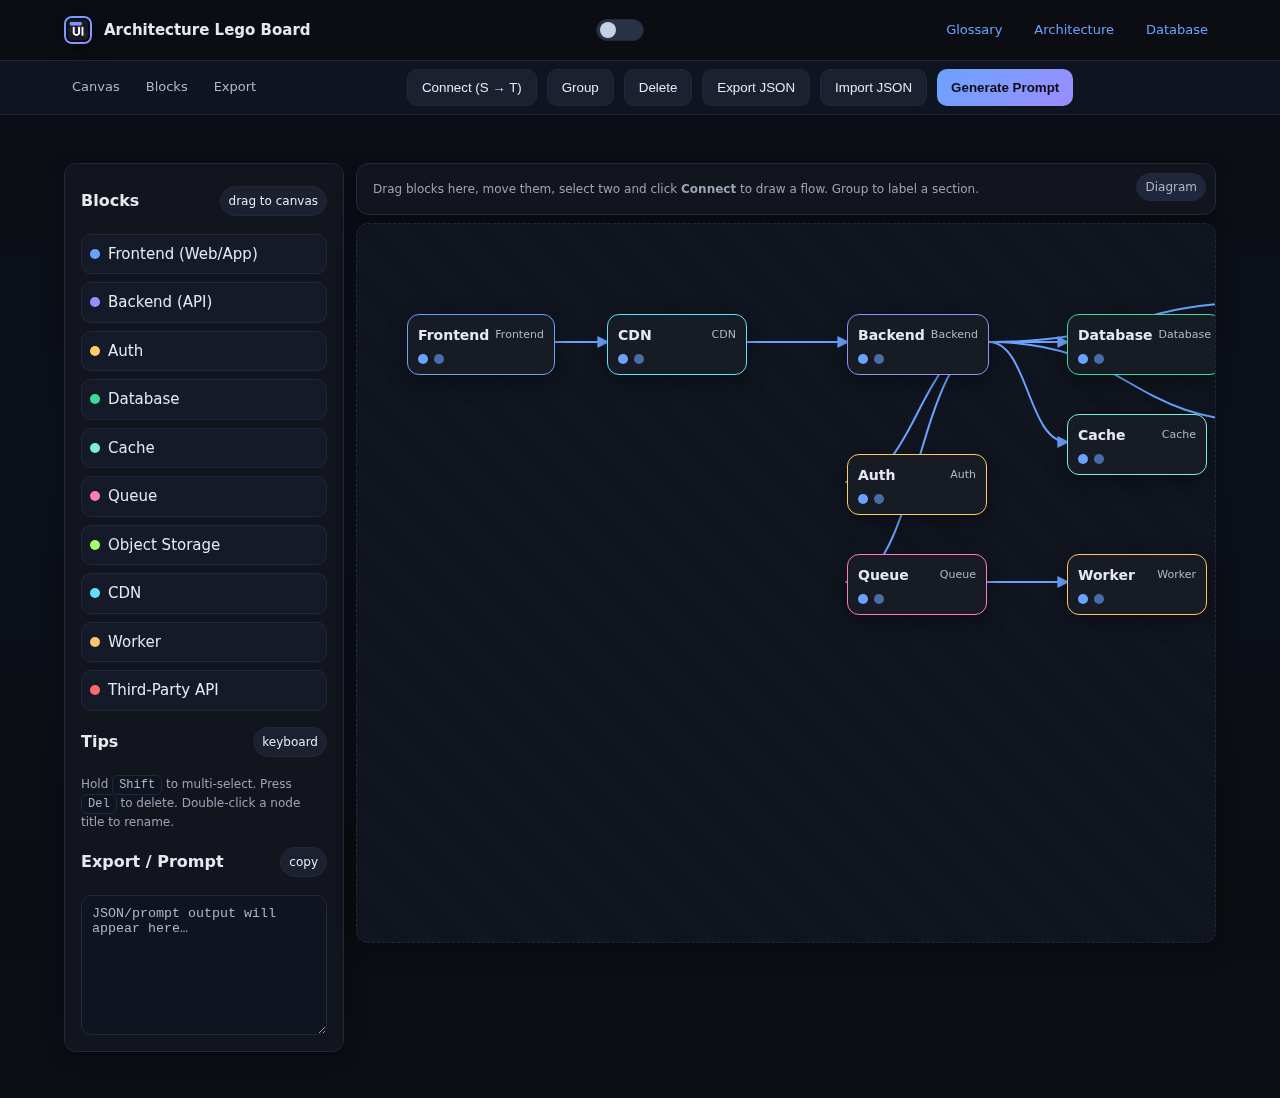
<file: architecture.html>
<!DOCTYPE html>
<html lang="en">
<head>
<meta charset="utf-8" />
<meta name="viewport" content="width=device-width, initial-scale=1" />
<title>Architecture Lego Board — Functional Example</title>
<link rel="stylesheet" href="styles.css" />
<script defer src="nav.js"></script>

</head>
<body>
  <site-nav active="architecture" title="Architecture Lego Board"></site-nav>

  <sub-nav>
    <a href="#canvas">Canvas</a>
    <a href="#palette">Blocks</a>
    <a href="#export">Export</a>
    <div class="subnav__tools">
      <button class="btn" id="connectBtn">Connect (S → T)</button>
      <button class="btn" id="groupBtn">Group</button>
      <button class="btn" id="deleteBtn">Delete</button>
      <button class="btn" id="exportBtn">Export JSON</button>
      <button class="btn" id="importBtn">Import JSON</button>
      <button class="btn primary" id="promptBtn">Generate Prompt</button>
    </div>
  </sub-nav>
  <div class="container arch-grid">
    <!-- PALETTE -->
    <aside class="panel palette" id="palette">
      <div class="section-title"><h2>Blocks</h2><span class="chip">drag to canvas</span></div>
      <div class="category">
        <div class="item" draggable="true" data-kind="Frontend" data-color="#6aa3ff"><span class="dot" style="background:#6aa3ff"></span>Frontend (Web/App)</div>
        <div class="item" draggable="true" data-kind="Backend" data-color="#9b8cff"><span class="dot" style="background:#9b8cff"></span>Backend (API)</div>
        <div class="item" draggable="true" data-kind="Auth" data-color="#ffcc66"><span class="dot" style="background:#ffcc66"></span>Auth</div>
        <div class="item" draggable="true" data-kind="Database" data-color="#3ddc97"><span class="dot" style="background:#3ddc97"></span>Database</div>
        <div class="item" draggable="true" data-kind="Cache" data-color="#7af0d8"><span class="dot" style="background:#7af0d8"></span>Cache</div>
        <div class="item" draggable="true" data-kind="Queue" data-color="#ff7ac3"><span class="dot" style="background:#ff7ac3"></span>Queue</div>
        <div class="item" draggable="true" data-kind="Storage" data-color="#a1ff6a"><span class="dot" style="background:#a1ff6a"></span>Object Storage</div>
        <div class="item" draggable="true" data-kind="CDN" data-color="#61dfff"><span class="dot" style="background:#61dfff"></span>CDN</div>
        <div class="item" draggable="true" data-kind="Worker" data-color="#ffc46e"><span class="dot" style="background:#ffc46e"></span>Worker</div>
        <div class="item" draggable="true" data-kind="Third‑Party" data-color="#ff6b6b"><span class="dot" style="background:#ff6b6b"></span>Third‑Party API</div>
      </div>
      <div class="section-title"><h2>Tips</h2><span class="chip">keyboard</span></div>
      <div class="tiny">Hold <span class="kbd">Shift</span> to multi‑select. Press <span class="kbd">Del</span> to delete. Double‑click a node title to rename.</div>
      <div class="section-title" id="export"><h2>Export / Prompt</h2><span class="chip">copy</span></div>
      <textarea class="textarea" id="ioArea" placeholder="JSON/prompt output will appear here…"></textarea>
    </aside>

    <!-- CANVAS -->
    <section class="canvas-wrap">
      <div class="panel" style="margin-bottom:8px">
        <span class="label">Diagram</span>
        <div class="tiny">Drag blocks here, move them, select two and click <strong>Connect</strong> to draw a flow. Group to label a section.</div>
      </div>
      <div id="canvas" class="canvas panel">
        <svg class="wires" id="wires"></svg>
      </div>
    </section>
  </div>

<script>
  // --- Data model
  const state = { nodes: {}, edges: [], selection: new Set(), mode: 'idle', lastId: 0, groups: [] };
  const canvas = document.getElementById('canvas');
  const wires = document.getElementById('wires');
  const ioArea = document.getElementById('ioArea');
  // --- Light mode switch (unified across pages)
  (function(){
    const themeSwitch = document.getElementById('theme-switch');
    const setTheme = (isLight)=>{
      const theme = isLight ? 'light' : 'dark';
      document.documentElement.setAttribute('data-theme', theme);
      try{ localStorage.setItem('theme', theme); }catch(_){ }
    };
    try{
      const savedTheme = localStorage.getItem('theme');
      const isLight = savedTheme ? savedTheme === 'light' : false;
      if(themeSwitch){ themeSwitch.checked = isLight; }
      document.documentElement.setAttribute('data-theme', isLight ? 'light' : 'dark');
    }catch(_){ document.documentElement.setAttribute('data-theme','dark'); }
    if(themeSwitch){ themeSwitch.addEventListener('change', ()=> setTheme(themeSwitch.checked)); }
  })();

  const KINDS = {
    'Frontend': {desc:'UI clients', ports:['in','out']},
    'Backend': {desc:'APIs/services', ports:['in','out']},
    'Auth': {desc:'identity/OIDC', ports:['in','out']},
    'Database': {desc:'relational/doc/graph', ports:['in','out']},
    'Cache': {desc:'kv cache', ports:['in','out']},
    'Queue': {desc:'async jobs', ports:['in','out']},
    'Storage': {desc:'object/blob', ports:['in','out']},
    'CDN': {desc:'edge cache', ports:['in','out']},
    'Worker': {desc:'background jobs', ports:['in','out']},
    'Third‑Party': {desc:'external api', ports:['in','out']}
  };

  // --- Palette drag
  document.querySelectorAll('.item[draggable]')
    .forEach(el=>{
      el.addEventListener('dragstart', e=>{
        e.dataTransfer.setData('text/plain', JSON.stringify({kind: el.dataset.kind, color: el.dataset.color}));
      });
    });

  canvas.addEventListener('dragover', e=>{ e.preventDefault(); });
  canvas.addEventListener('drop', e=>{
    e.preventDefault();
    const data = JSON.parse(e.dataTransfer.getData('text/plain'));
    createNode(data.kind, data.color, e.offsetX, e.offsetY);
  });

  function createNode(kind, color, x, y){
    const id = 'n' + (++state.lastId);
    const div = document.createElement('div');
    div.className = 'node';
    div.style.left = (x-70) + 'px';
    div.style.top = (y-30) + 'px';
    div.style.borderColor = color; // accent per kind
    div.dataset.id = id; div.dataset.kind = kind; div.dataset.color = color;
    div.innerHTML = `<header><h4 contenteditable="true" spellcheck="false">${kind}</h4><span class="type">${kind}</span></header>
    <footer><span class="port" title="out"></span><span class="port" title="in" style="opacity:.6"></span></footer>`;
    canvas.appendChild(div);
    state.nodes[id] = { id, kind, label: kind, x:x-70, y:y-30, color };
    attachNodeHandlers(div);
    draw();
  }

  function attachNodeHandlers(div){
    const id = div.dataset.id;
    // drag move
    let drag = null;
    div.addEventListener('mousedown', e=>{
      if(e.button!==0) return;
      if(!e.shiftKey && !state.selection.has(id)) { clearSelection(); select(id); }
      if(e.shiftKey) select(id,true);
      drag = {startX:e.clientX, startY:e.clientY};
      e.preventDefault();
    });
    window.addEventListener('mousemove', e=>{
      if(!drag) return;
      const dx = e.clientX - drag.startX; const dy = e.clientY - drag.startY;
      drag.startX = e.clientX; drag.startY = e.clientY;
      state.selection.forEach(nid=>{ const n = state.nodes[nid]; n.x += dx; n.y += dy; const el = nodeEl(nid); el.style.left=n.x+'px'; el.style.top=n.y+'px'; });
      draw();
    });
    window.addEventListener('mouseup', ()=> drag=null);

    // rename
    div.querySelector('h4').addEventListener('input', e=>{ state.nodes[id].label = e.target.textContent.trim() || state.nodes[id].kind; });

    // select on click
    div.addEventListener('click', e=>{
      if(state.mode==='connect') { handleConnectClick(id); e.preventDefault(); return; }
      if(!e.shiftKey) { clearSelection(); }
      select(id, true);
      e.stopPropagation();
    });
  }

  function nodeEl(id){ return canvas.querySelector(`.node[data-id="${id}"]`); }

  canvas.addEventListener('click', ()=>{ if(state.mode!=='connect') clearSelection(); });
  window.addEventListener('keydown', e=>{
    if(e.key==='Delete') delSelection();
  });

  function select(id, keep){ if(!keep) clearSelection(); state.selection.add(id); nodeEl(id)?.classList.add('selected'); }
  function clearSelection(){ state.selection.forEach(id=> nodeEl(id)?.classList.remove('selected')); state.selection.clear(); }

  function delSelection(){
    const ids = Array.from(state.selection);
    ids.forEach(id=>{ delete state.nodes[id]; nodeEl(id)?.remove(); });
    state.edges = state.edges.filter(e=> !ids.includes(e.from) && !ids.includes(e.to));
    clearSelection(); draw();
  }

  // --- Connect mode
  let connectSource = null;
  document.getElementById('connectBtn').addEventListener('click', ()=>{
    state.mode = (state.mode==='connect') ? 'idle' : 'connect';
    connectSource = null;
    flash(`Connect mode: ${state.mode==='connect' ? 'ON' : 'OFF'}. Click source then target.`);
  });

  function handleConnectClick(id){
    if(!connectSource){ connectSource = id; nodeEl(id).classList.add('selected'); return; }
    if(connectSource===id){ connectSource=null; return; }
    state.edges.push({ from: connectSource, to: id });
    connectSource = null; draw();
  }

  // --- Grouping (simple visual label)
  document.getElementById('groupBtn').addEventListener('click', ()=>{
    const ids = Array.from(state.selection);
    if(ids.length===0) return;
    const box = bounds(ids.map(i=>state.nodes[i]));
    const label = prompt('Group label (e.g., "Core Services")');
    if(!label) return;
    const g = document.createElement('div');
    g.className='node';
    g.style.left=(box.x-16)+'px'; g.style.top=(box.y-16)+'px'; g.style.width=(box.w+32)+'px'; g.style.height=(box.h+48)+'px';
    g.style.background='transparent'; g.style.borderStyle='dashed'; g.style.pointerEvents='none';
    g.innerHTML = `<header><h4>${label}</h4><span class="type">Group</span></header>`;
    canvas.appendChild(g); g.style.zIndex = 0; // behind nodes
  });

  function bounds(arr){
    const xs = arr.map(n=>n.x), ys = arr.map(n=>n.y);
    const ws = arr.map(id=> nodeEl(id.id||id)?.offsetWidth || 160);
    const hs = arr.map(id=> nodeEl(id.id||id)?.offsetHeight || 80);
    const x = Math.min(...xs), y = Math.min(...ys);
    const w = Math.max(...xs.map((v,i)=> v + ws[i])) - x;
    const h = Math.max(...ys.map((v,i)=> v + hs[i])) - y;
    return {x,y,w,h};
  }

  // --- Wires rendering
  function draw(){
    // ensure the SVG overlay matches the canvas size so wires are not clipped
    const w = canvas.clientWidth;
    const h = canvas.clientHeight;
    wires.setAttribute('width', w);
    wires.setAttribute('height', h);
    wires.setAttribute('viewBox', `0 0 ${w} ${h}`);
    wires.setAttribute('preserveAspectRatio', 'none');
    wires.innerHTML='';
    state.edges.forEach((e,i)=>{
      const a = state.nodes[e.from], b = state.nodes[e.to];
      if(!a||!b) return;
      const start = {x:a.x + (nodeEl(a.id).offsetWidth||160), y:a.y + 28};
      const end   = {x:b.x, y:b.y + 28};
      const midX = (start.x + end.x)/2;
      const path = `M ${start.x},${start.y} C ${midX},${start.y} ${midX},${end.y} ${end.x},${end.y}`;
      const p = document.createElementNS('http://www.w3.org/2000/svg','path');
      p.setAttribute('d', path);
      p.setAttribute('fill','none');
      p.setAttribute('stroke','var(--accent)');
      p.setAttribute('stroke-width','2');
      p.setAttribute('marker-end','url(#arrow)');
      wires.appendChild(p);
    });
    ensureArrowMarker();
  }
  function ensureArrowMarker(){
    if(wires.querySelector('defs')) return;
    const defs = document.createElementNS('http://www.w3.org/2000/svg','defs');
    const marker = document.createElementNS('http://www.w3.org/2000/svg','marker');
    marker.setAttribute('id','arrow'); marker.setAttribute('viewBox','0 0 10 10');
    marker.setAttribute('refX','8'); marker.setAttribute('refY','5'); marker.setAttribute('markerWidth','6'); marker.setAttribute('markerHeight','6'); marker.setAttribute('orient','auto-start-reverse');
    const path = document.createElementNS('http://www.w3.org/2000/svg','path'); path.setAttribute('d','M 0 0 L 10 5 L 0 10 z'); path.setAttribute('fill','var(--accent)');
    marker.appendChild(path); defs.appendChild(marker); wires.appendChild(defs);
  }

  // --- Export / Import
  function snapshot(){
    const nodes = Object.values(state.nodes).map(n=>({id:n.id, kind:n.kind, label:n.label, x:n.x, y:n.y, color:n.color}));
    return { nodes, edges: state.edges.slice(0) };
  }
  document.getElementById('exportBtn').addEventListener('click', ()=>{
    ioArea.value = JSON.stringify(snapshot(), null, 2);
    ioArea.select(); document.execCommand('copy');
  });
  document.getElementById('importBtn').addEventListener('click', ()=>{
    try{
      const data = JSON.parse(ioArea.value);
      // reset
      Object.keys(state.nodes).forEach(id=> nodeEl(id)?.remove());
      state.nodes = {}; state.edges = []; state.selection.clear();
      // nodes
      data.nodes.forEach(n=>{ createNode(n.kind, n.color || '#6aa3ff', n.x+70, n.y+30); const created = state.nodes['n'+state.lastId]; created.label=n.label; nodeEl(created.id).querySelector('h4').textContent=n.label; });
      // edges
      // naive mapping: assumes same order; better mapping requires id retention
      if(data.edges){
        state.edges = data.edges.map(e=> ({from: e.from, to: e.to}));
        draw();
      }
    }catch(err){ alert('Import failed: ' + err.message); }
  });

  // --- Generate Prompt
  document.getElementById('promptBtn').addEventListener('click', ()=>{
    const s = snapshot();
    const lines = [];
    lines.push('Design a cloud architecture with the following components and flows.');
    lines.push('Components:');
    s.nodes.forEach(n=> lines.push(`- ${n.id}: ${n.label} (${n.kind}) at x=${Math.round(n.x)}, y=${Math.round(n.y)}`));
    lines.push('Connections:');
    s.edges.forEach(e=> lines.push(`- ${e.from} -> ${e.to}`));
    lines.push('Requirements:');
    lines.push('- For each component, propose concrete services (e.g., Next.js, FastAPI, Postgres, Redis, S3, CloudFront).');
    lines.push('- Provide IaC snippets (Terraform or Pulumi) and a minimal CI/CD outline.');
    lines.push('- List security considerations (authz/authn, secrets, least privilege) and cost callouts.');
    ioArea.value = lines.join('\n');
    ioArea.select(); document.execCommand('copy');
    flash('Prompt generated & copied.');
  });

  // --- Delete button
  document.getElementById('deleteBtn').addEventListener('click', delSelection);

  // --- Helpers
  function flash(msg){
    const b = document.createElement('div');
    b.textContent = msg; b.style.position='fixed'; b.style.right='16px'; b.style.bottom='16px'; b.style.background='var(--panel)'; b.style.border='1px solid var(--border)'; b.style.padding='10px 12px'; b.style.borderRadius='10px'; b.style.boxShadow='var(--shadow)';
    document.body.appendChild(b); setTimeout(()=> b.remove(), 1600);
  }

  // seed example
  const seed = [
    ['Frontend', 120, 120, '#6aa3ff'], ['CDN', 320, 120, '#61dfff'], ['Backend', 560, 120, '#9b8cff'],
    ['Auth', 560, 260, '#ffcc66'], ['Database', 780, 120, '#3ddc97'], ['Cache', 780, 220, '#7af0d8'],
    ['Queue', 560, 360, '#ff7ac3'], ['Worker', 780, 360, '#ffc46e'], ['Storage', 980, 200, '#a1ff6a'], ['Third‑Party', 980, 80, '#ff6b6b']
  ];
  seed.forEach(([k,x,y,c])=> createNode(k, c, x, y));
  // seed edges
  state.edges.push(
    {from:'n1', to:'n2'}, {from:'n2', to:'n3'}, {from:'n3', to:'n4'}, {from:'n3', to:'n5'}, {from:'n3', to:'n6'},
    {from:'n3', to:'n7'}, {from:'n7', to:'n8'}, {from:'n3', to:'n9'}, {from:'n3', to:'n10'}
  );
  draw();
</script>
</body>
</html>
</file>
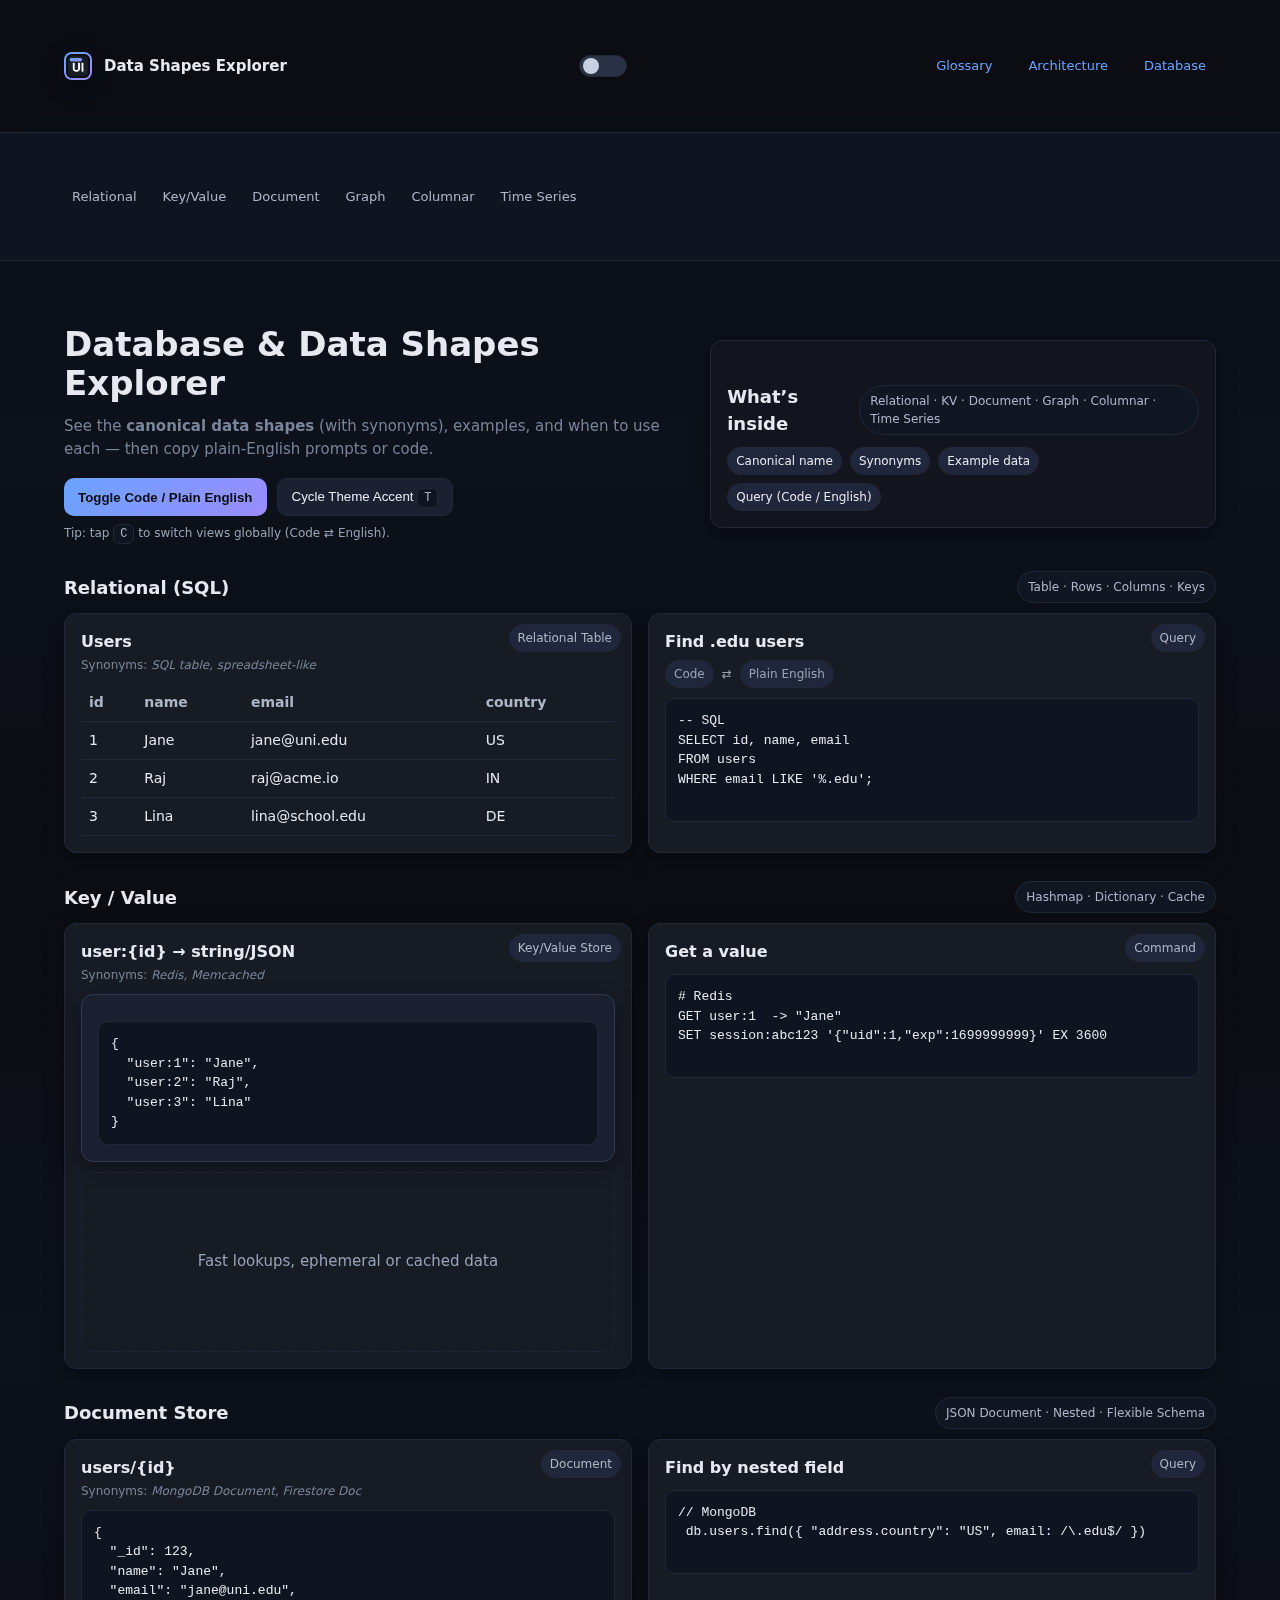
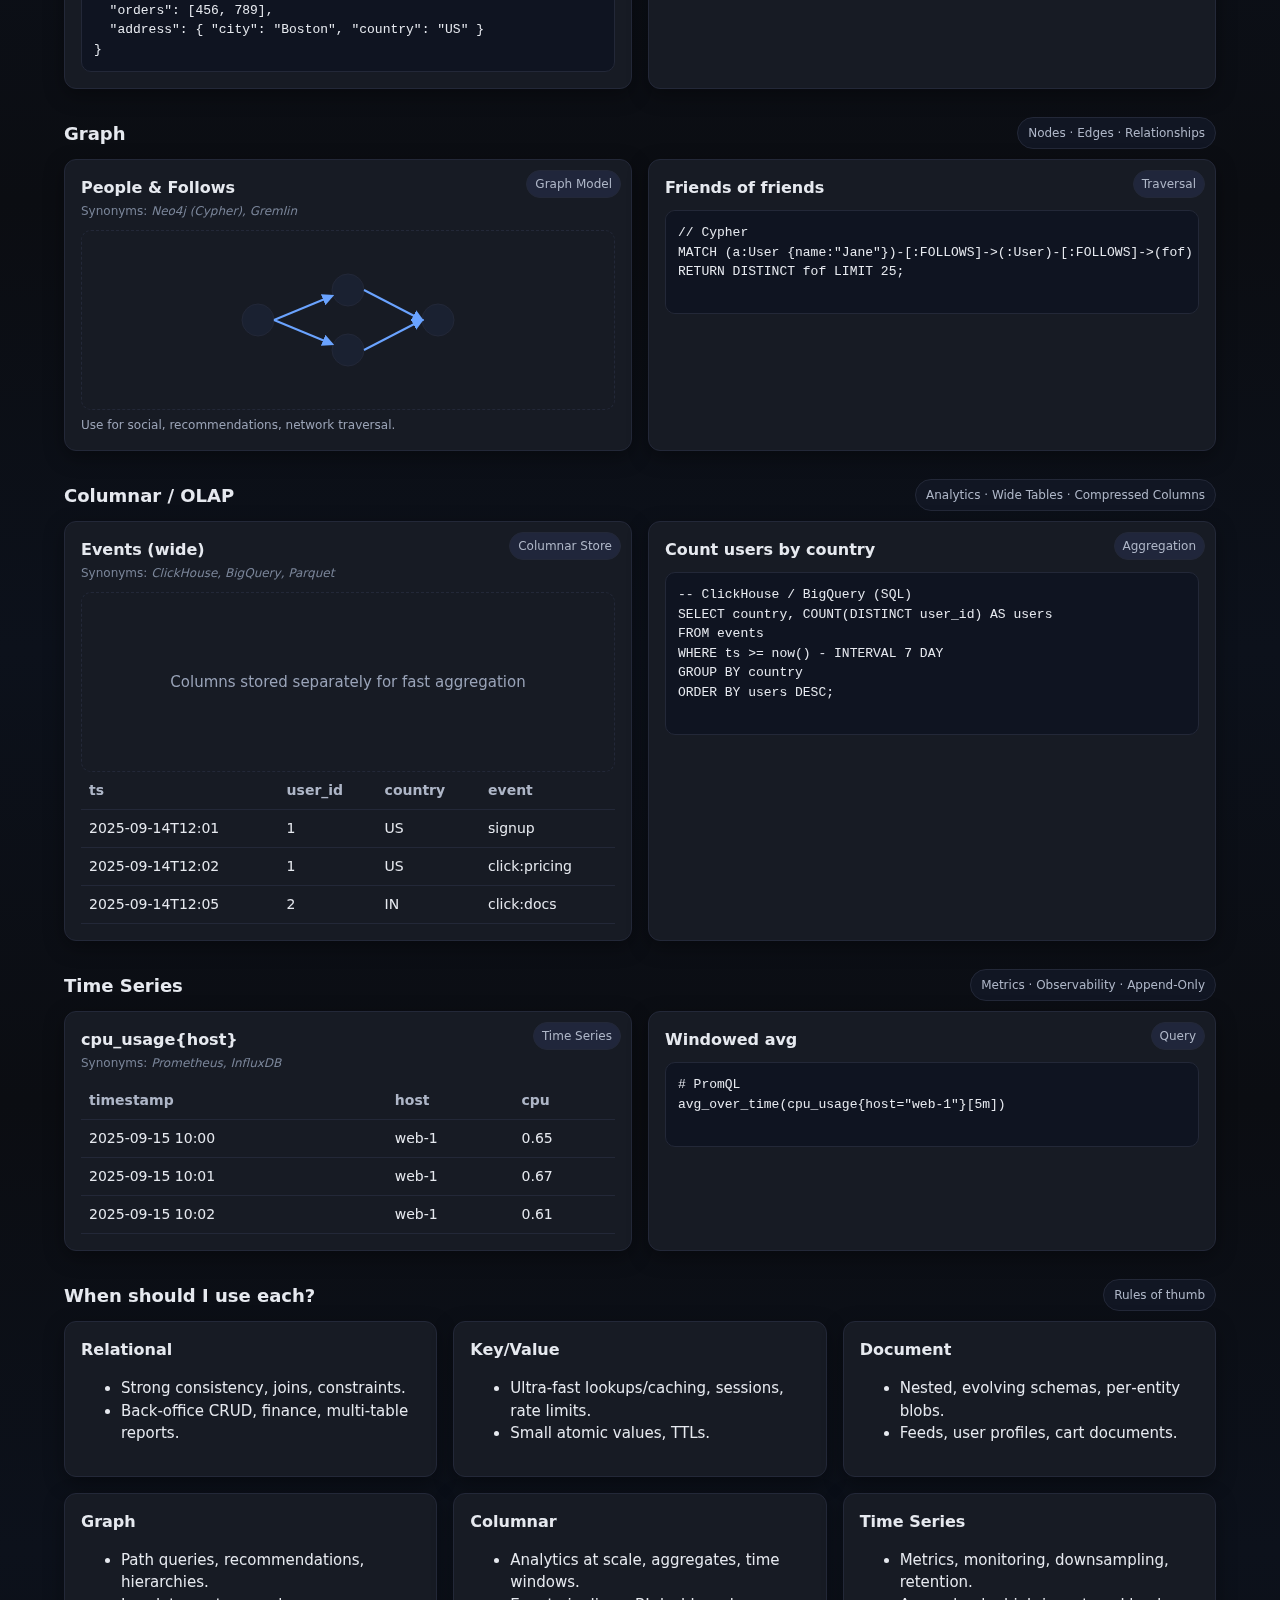
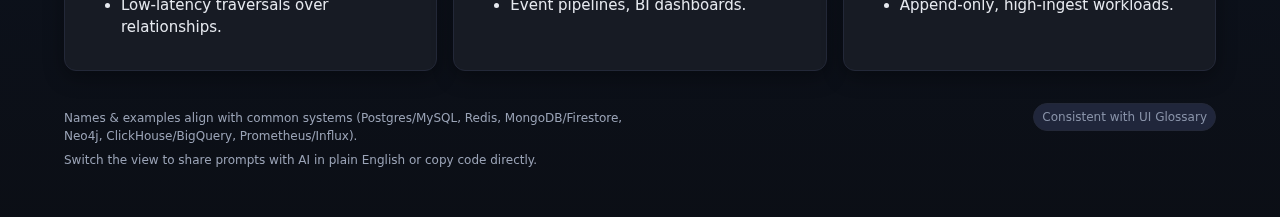
<file: database.html>
<!DOCTYPE html>
<html lang="en">
<head>
<meta charset="utf-8" />
<meta name="viewport" content="width=device-width, initial-scale=1" />
<title>Database & Data Shapes Explorer — Mockup</title>
<link rel="stylesheet" href="styles.css" />
<script defer src="nav.js"></script>
<style>
  :root{
    /* keep consistent with UI Glossary theme */
    --bg:#0b0d12; --panel:#12151d; --card:#171b24; --muted:#7a8599; --text:#e6e9ef;
    --accent:#6aa3ff; --accent-2:#9b8cff; --border:#232838; --chip:#20263b;
    --radius:12px; --radius-sm:8px; --radius-lg:16px; --shadow:0 6px 20px rgba(0,0,0,.35);
    --focus:0 0 0 3px rgba(106,163,255,.35);
    --font: ui-sans-serif, system-ui, -apple-system, Segoe UI, Inter, Roboto, "Helvetica Neue", Arial;
    --mono: ui-monospace, SFMono-Regular, Menlo, Consolas, "Liberation Mono", monospace;
  }
  *{box-sizing:border-box}
  html,body{height:100%}
  body{margin:0;background:linear-gradient(180deg,#0b0d12,#0c111b 50%, #0b0d12 100%);color:var(--text);font:15px/1.5 var(--font)}
  a{color:var(--accent);text-decoration:none}
  a:focus,button:focus,[data-chip]:focus{outline:none;box-shadow:var(--focus);border-radius:8px}
  .container{max-width:1200px;margin:0 auto;padding:48px 24px}
  .nav{position:sticky;top:0;z-index:50;backdrop-filter:saturate(1.3) blur(10px);background:rgba(11,13,18,.6);border-bottom:1px solid var(--border)}
  .nav__inner{display:flex;gap:16px;align-items:center;justify-content:space-between;padding:14px 24px}
  .brand{display:flex;align-items:center;gap:12px;font-weight:700}
  .brand__logo{width:28px;height:28px;border-radius:8px;background:linear-gradient(135deg,var(--accent),var(--accent-2));box-shadow:var(--shadow);padding:2px}
  .nav__links{display:flex;gap:16px;flex-wrap:wrap}
  .nav__links a{padding:8px 10px;border-radius:8px}
  .nav__links a:hover{background:rgba(255,255,255,.05)}
  .brand__logo .brand__img{width:100%;height:100%;display:block;border-radius:6px;object-fit:cover;background:var(--panel)}
  /* Theme switch icons */
  #theme-switch-wrap .track{width:48px}
  #theme-switch-wrap .ico{position:absolute; top:50%; transform:translateY(-50%); font-size:13px; color:#c8d1e1; opacity:.8; pointer-events:none}
  #theme-switch-wrap .ico.sun{left:6px}
  #theme-switch-wrap .ico.moon{right:6px}
  /* nudge moon for centering */
  #theme-switch-wrap .ico.moon{right:10px; transform:translate(1px,-50%)}
  #theme-switch-wrap input:checked + .track .thumb{left:29px}
  #theme-switch-wrap input:checked + .track .ico.sun{opacity:1}
  #theme-switch-wrap input:not(:checked) + .track .ico.moon{opacity:1}
  :root[data-theme="light"] #theme-switch-wrap .ico.sun{color:#d39c00; text-shadow:0 0 1px rgba(0,0,0,.25)}
  :root:not([data-theme="light"]) #theme-switch-wrap .ico.sun{color:#ffdf6e; text-shadow:0 0 2px rgba(0,0,0,.6)}
  /* place icon inside thumb */
  #theme-switch-wrap .ico{display:none}
  #theme-switch-wrap .thumb{position:absolute}
  #theme-switch-wrap .thumb::after{content:'☾'; position:absolute; top:50%; left:50%; transform:translate(-50%,-50%); font-size:12px; color:#c8d1e1}
  #theme-switch-wrap input:checked + .track .thumb::after{content:''}
  /* Switch base styles */
  .switch input{display:none}
  .switch .track{width:40px;height:22px;border-radius:999px;background:#2a3245; position:relative; border:1px solid var(--border)}
  .switch .thumb{position:absolute; top:50%; left:3px; transform:translateY(-50%); width:16px; height:16px; border-radius:50%; background:#c8d1e1; transition:all .2s}
  .switch input:checked + .track{background:linear-gradient(135deg,var(--accent),var(--accent-2))}
  .switch input:checked + .track .thumb{left:21px; background:#0b0d12}
  .hero{display:grid;grid-template-columns:1.1fr .9fr;gap:28px;align-items:center;margin-top:16px}
  .hero h1{font-size:34px;line-height:1.15;margin:0 0 12px}
  .hero p{color:var(--muted);margin:0 0 18px}
  .btn{appearance:none;border:1px solid var(--border);background:#1b2130;color:var(--text);padding:10px 14px;border-radius:10px;cursor:pointer}
  .btn:hover{background:#222a3c}
  .btn.primary{border:none;background:linear-gradient(135deg,var(--accent),var(--accent-2));color:#0b0d12;font-weight:700}
  .btn.ghost{background:transparent;border:1px dashed var(--border)}
  .panel{background:var(--panel);border:1px solid var(--border);border-radius:var(--radius);padding:16px;box-shadow:var(--shadow)}
  .grid{display:grid;gap:16px}
  .grid.cols-3{grid-template-columns:repeat(3,minmax(0,1fr))}
  .grid.cols-2{grid-template-columns:repeat(2,minmax(0,1fr))}
  @media (max-width:980px){.hero{grid-template-columns:1fr}.grid.cols-3{grid-template-columns:1fr 1fr}}
  @media (max-width:680px){.grid.cols-3,.grid.cols-2{grid-template-columns:1fr}}
  .card{background:var(--card);border:1px solid var(--border);border-radius:var(--radius);padding:16px;box-shadow:var(--shadow);position:relative}
  .card h3{margin:0 0 2px;font-size:16px}
  .card p{margin:0;color:var(--muted)}
  .label{position:absolute;top:10px;right:10px;font-size:12px;color:#aeb6c7;background:var(--chip);border:1px solid var(--border);padding:4px 8px;border-radius:999px}
  .syn{font-size:12px;color:#9aa3b6;margin-top:6px}
  .section-title{display:flex;align-items:center;justify-content:space-between;gap:10px;margin:26px 0 10px}
  .section-title h2{margin:0;font-size:18px}
  .pill{display:inline-flex;gap:8px;align-items:center;padding:6px 10px;border-radius:999px;background:#111623;border:1px solid var(--border);color:#aeb6c7;font-size:12px}
  .row{display:grid;grid-template-columns:1fr 1fr;gap:10px}
  .kbd{font-family:var(--mono);background:#0f1421;border:1px solid var(--border);padding:2px 6px;border-radius:6px;font-size:12px;color:#aeb6c7}
  pre, code{font-family:var(--mono);font-size:13px}
  pre{background:#0f1421;border:1px solid var(--border);border-radius:10px;padding:12px;overflow:auto;margin:10px 0 0 0}
  .toggle{display:flex;gap:8px;align-items:center}
  .badge{display:inline-block;padding:4px 8px;border-radius:999px;border:1px solid var(--border);background:var(--chip);font-size:12px}
  .table{width:100%;border-collapse:collapse;font-size:14px}
  .table th,.table td{padding:8px;border-bottom:1px solid var(--border);text-align:left}
  .legend{display:flex;gap:8px;flex-wrap:wrap}
  .diagram{width:100%;height:180px;border:1px dashed var(--border);border-radius:10px;display:grid;place-items:center;color:#99a3b8;margin-top:10px}
  .footer{margin-top:32px;color:#8892a8}
  /* Light theme */
  :root[data-theme="light"]{
    --bg:#f7f9fc; --panel:#ffffff; --card:#ffffff; --muted:#5b677b; --text:#0b0d12;
    --border:#dbe1ea; --chip:#f0f3f9;
  }
  :root[data-theme="light"] body{background:linear-gradient(180deg,#f7f9fc,#eef2f8 50%, #f7f9fc 100%)}
  :root[data-theme="light"] .btn{background:#f3f6fb; border-color:#dbe1ea; color:var(--text)}
  :root[data-theme="light"] .btn:hover{background:#e8eef7}
  :root[data-theme="light"] .panel{background:var(--panel); border-color:var(--border)}
  :root[data-theme="light"] .card{background:var(--card); border-color:var(--border)}
  :root[data-theme="light"] .chip{background:#f3f6fb; border-color:var(--border)}
  :root[data-theme="light"] .nav{background:rgba(255,255,255,.75); border-bottom-color:#dbe1ea}
  :root[data-theme="light"] .table th, :root[data-theme="light"] .table td{border-bottom-color:#dbe1ea}
</style>
</head>
<body>
  <site-nav active="database" title="Data Shapes Explorer"></site-nav>

  <sub-nav>
    <a href="#relational">Relational</a>
    <a href="#kv">Key/Value</a>
    <a href="#document">Document</a>
    <a href="#graph">Graph</a>
    <a href="#columnar">Columnar</a>
    <a href="#timeseries">Time Series</a>
  </sub-nav>

  <main class="container">
    <!-- HERO -->
    <section class="hero">
      <div>
        <h1>Database & Data Shapes Explorer</h1>
        <p>See the <strong>canonical data shapes</strong> (with synonyms), examples, and when to use each — then copy plain‑English prompts or code.</p>
        <div style="display:flex;gap:10px;flex-wrap:wrap">
          <button id="toggle-mode" class="btn primary">Toggle Code / Plain English</button>
          <button id="accent" class="btn">Cycle Theme Accent <span class="kbd">T</span></button>
        </div>
        <div class="syn" style="margin-top:8px">Tip: tap <span class="kbd">C</span> to switch views globally (Code ⇄ English).</div>
      </div>
      <div class="panel">
        <div class="section-title"><h2>What’s inside</h2><span class="pill">Relational · KV · Document · Graph · Columnar · Time Series</span></div>
        <div class="legend">
          <span class="badge">Canonical name</span>
          <span class="badge">Synonyms</span>
          <span class="badge">Example data</span>
          <span class="badge">Query (Code / English)</span>
        </div>
      </div>
    </section>

    <!-- RELATIONAL -->
    <section id="relational" style="margin-top:28px">
      <div class="section-title"><h2>Relational (SQL)</h2><span class="pill">Table · Rows · Columns · Keys</span></div>
      <div class="grid cols-2">
        <div class="card">
          <span class="label">Relational Table</span>
          <h3>Users</h3>
          <p class="syn">Synonyms: <em>SQL table, spreadsheet-like</em></p>
          <table class="table" aria-label="Relational table example" style="margin-top:10px">
            <thead><tr><th>id</th><th>name</th><th>email</th><th>country</th></tr></thead>
            <tbody>
              <tr><td>1</td><td>Jane</td><td>jane@uni.edu</td><td>US</td></tr>
              <tr><td>2</td><td>Raj</td><td>raj@acme.io</td><td>IN</td></tr>
              <tr><td>3</td><td>Lina</td><td>lina@school.edu</td><td>DE</td></tr>
            </tbody>
          </table>
        </div>
        <div class="card">
          <span class="label">Query</span>
          <h3>Find .edu users</h3>
          <div class="toggle syn"><span class="badge">Code</span> ⇄ <span class="badge">Plain English</span></div>
          <pre data-code>
-- SQL
SELECT id, name, email
FROM users
WHERE email LIKE '%.edu';
          </pre>
          <pre data-english hidden>
Show id, name, and email for all users whose email ends with .edu.
          </pre>
        </div>
      </div>
    </section>

    <!-- KEY/VALUE -->
    <section id="kv" style="margin-top:28px">
      <div class="section-title"><h2>Key / Value</h2><span class="pill">Hashmap · Dictionary · Cache</span></div>
      <div class="grid cols-2">
        <div class="card">
          <span class="label">Key/Value Store</span>
          <h3>user:{id} → string/JSON</h3>
          <p class="syn">Synonyms: <em>Redis, Memcached</em></p>
          <div class="panel" style="margin-top:10px">
            <pre>{
  "user:1": "Jane",
  "user:2": "Raj",
  "user:3": "Lina"
}</pre>
          </div>
          <div class="diagram">Fast lookups, ephemeral or cached data</div>
        </div>
        <div class="card">
          <span class="label">Command</span>
          <h3>Get a value</h3>
          <pre data-code>
# Redis
GET user:1  -> "Jane"
SET session:abc123 '{"uid":1,"exp":1699999999}' EX 3600
          </pre>
          <pre data-english hidden>
Fetch the value for key "user:1". Store a short‑lived session object for one hour.
          </pre>
        </div>
      </div>
    </section>

    <!-- DOCUMENT -->
    <section id="document" style="margin-top:28px">
      <div class="section-title"><h2>Document Store</h2><span class="pill">JSON Document · Nested · Flexible Schema</span></div>
      <div class="grid cols-2">
        <div class="card">
          <span class="label">Document</span>
          <h3>users/{id}</h3>
          <p class="syn">Synonyms: <em>MongoDB Document, Firestore Doc</em></p>
          <pre>{
  "_id": 123,
  "name": "Jane",
  "email": "jane@uni.edu",
  "orders": [456, 789],
  "address": { "city": "Boston", "country": "US" }
}</pre>
        </div>
        <div class="card">
          <span class="label">Query</span>
          <h3>Find by nested field</h3>
          <pre data-code>
// MongoDB
 db.users.find({ "address.country": "US", email: /\.edu$/ })
          </pre>
          <pre data-english hidden>
Find all users in the US whose email ends with .edu.
          </pre>
        </div>
      </div>
    </section>

    <!-- GRAPH -->
    <section id="graph" style="margin-top:28px">
      <div class="section-title"><h2>Graph</h2><span class="pill">Nodes · Edges · Relationships</span></div>
      <div class="grid cols-2">
        <div class="card">
          <span class="label">Graph Model</span>
          <h3>People & Follows</h3>
          <p class="syn">Synonyms: <em>Neo4j (Cypher), Gremlin</em></p>
          <div class="diagram" id="graph-diagram">(nodes) —► (edges)</div>
          <div class="syn">Use for social, recommendations, network traversal.</div>
        </div>
        <div class="card">
          <span class="label">Traversal</span>
          <h3>Friends of friends</h3>
          <pre data-code>
// Cypher
MATCH (a:User {name:"Jane"})-[:FOLLOWS]->(:User)-[:FOLLOWS]->(fof)
RETURN DISTINCT fof LIMIT 25;
          </pre>
          <pre data-english hidden>
Starting from Jane, find unique users who are followed by people Jane follows (friends‑of‑friends).
          </pre>
        </div>
      </div>
    </section>

    <!-- COLUMNAR / OLAP -->
    <section id="columnar" style="margin-top:28px">
      <div class="section-title"><h2>Columnar / OLAP</h2><span class="pill">Analytics · Wide Tables · Compressed Columns</span></div>
      <div class="grid cols-2">
        <div class="card">
          <span class="label">Columnar Store</span>
          <h3>Events (wide)</h3>
          <p class="syn">Synonyms: <em>ClickHouse, BigQuery, Parquet</em></p>
          <div class="diagram">Columns stored separately for fast aggregation</div>
          <table class="table" aria-label="Events">
            <thead><tr><th>ts</th><th>user_id</th><th>country</th><th>event</th></tr></thead>
            <tbody>
              <tr><td>2025‑09‑14T12:01</td><td>1</td><td>US</td><td>signup</td></tr>
              <tr><td>2025‑09‑14T12:02</td><td>1</td><td>US</td><td>click:pricing</td></tr>
              <tr><td>2025‑09‑14T12:05</td><td>2</td><td>IN</td><td>click:docs</td></tr>
            </tbody>
          </table>
        </div>
        <div class="card">
          <span class="label">Aggregation</span>
          <h3>Count users by country</h3>
          <pre data-code>
-- ClickHouse / BigQuery (SQL)
SELECT country, COUNT(DISTINCT user_id) AS users
FROM events
WHERE ts >= now() - INTERVAL 7 DAY
GROUP BY country
ORDER BY users DESC;
          </pre>
          <pre data-english hidden>
For the last 7 days, count unique users per country, sorted by the largest counts first.
          </pre>
        </div>
      </div>
    </section>

    <!-- TIME SERIES -->
    <section id="timeseries" style="margin-top:28px">
      <div class="section-title"><h2>Time Series</h2><span class="pill">Metrics · Observability · Append‑Only</span></div>
      <div class="grid cols-2">
        <div class="card">
          <span class="label">Time Series</span>
          <h3>cpu_usage{host}</h3>
          <p class="syn">Synonyms: <em>Prometheus, InfluxDB</em></p>
          <table class="table" aria-label="metrics" style="margin-top:10px">
            <thead><tr><th>timestamp</th><th>host</th><th>cpu</th></tr></thead>
            <tbody>
              <tr><td>2025‑09‑15 10:00</td><td>web‑1</td><td>0.65</td></tr>
              <tr><td>2025‑09‑15 10:01</td><td>web‑1</td><td>0.67</td></tr>
              <tr><td>2025‑09‑15 10:02</td><td>web‑1</td><td>0.61</td></tr>
            </tbody>
          </table>
        </div>
        <div class="card">
          <span class="label">Query</span>
          <h3>Windowed avg</h3>
          <pre data-code>
# PromQL
avg_over_time(cpu_usage{host="web-1"}[5m])
          </pre>
          <pre data-english hidden>
Compute the average CPU usage for host web‑1 over the past 5 minutes.
          </pre>
        </div>
      </div>
    </section>

    <!-- WHEN TO USE WHAT -->
    <section style="margin-top:28px">
      <div class="section-title"><h2>When should I use each?</h2><span class="pill">Rules of thumb</span></div>
      <div class="grid cols-3">
        <div class="card">
          <h3>Relational</h3>
          <ul>
            <li>Strong consistency, joins, constraints.</li>
            <li>Back‑office CRUD, finance, multi‑table reports.</li>
          </ul>
        </div>
        <div class="card">
          <h3>Key/Value</h3>
          <ul>
            <li>Ultra‑fast lookups/caching, sessions, rate limits.</li>
            <li>Small atomic values, TTLs.</li>
          </ul>
        </div>
        <div class="card">
          <h3>Document</h3>
          <ul>
            <li>Nested, evolving schemas, per‑entity blobs.</li>
            <li>Feeds, user profiles, cart documents.</li>
          </ul>
        </div>
        <div class="card">
          <h3>Graph</h3>
          <ul>
            <li>Path queries, recommendations, hierarchies.</li>
            <li>Low‑latency traversals over relationships.</li>
          </ul>
        </div>
        <div class="card">
          <h3>Columnar</h3>
          <ul>
            <li>Analytics at scale, aggregates, time windows.</li>
            <li>Event pipelines, BI dashboards.</li>
          </ul>
        </div>
        <div class="card">
          <h3>Time Series</h3>
          <ul>
            <li>Metrics, monitoring, downsampling, retention.</li>
            <li>Append‑only, high‑ingest workloads.</li>
          </ul>
        </div>
      </div>
    </section>

    <!-- FOOTER -->
    <footer class="footer">
      <div class="row">
        <div>
          <div class="syn">Names & examples align with common systems (Postgres/MySQL, Redis, MongoDB/Firestore, Neo4j, ClickHouse/BigQuery, Prometheus/Influx).</div>
          <div class="syn">Switch the view to share prompts with AI in plain English or copy code directly.</div>
        </div>
        <div style="text-align:right"><span class="badge">Consistent with UI Glossary</span></div>
      </div>
    </footer>
  </main>

<script>
  // --- Light mode switch (unified across pages)
  (function(){
    const themeSwitch = document.getElementById('theme-switch');
    const setTheme = (isLight)=>{
      const theme = isLight ? 'light' : 'dark';
      document.documentElement.setAttribute('data-theme', theme);
      try{ localStorage.setItem('theme', theme); }catch(_){ }
    };
    try{
      const savedTheme = localStorage.getItem('theme');
      const isLight = savedTheme ? savedTheme === 'light' : false;
      if(themeSwitch){ themeSwitch.checked = isLight; }
      document.documentElement.setAttribute('data-theme', isLight ? 'light' : 'dark');
    }catch(_){ document.documentElement.setAttribute('data-theme','dark'); }
    if(themeSwitch){ themeSwitch.addEventListener('change', ()=> setTheme(themeSwitch.checked)); }
  })();

  // Global Code ⇄ English toggle
  let showCode = true;
  function setMode() {
    document.querySelectorAll('pre[data-code]').forEach(el=> el.hidden = !showCode);
    document.querySelectorAll('pre[data-english]').forEach(el=> el.hidden = showCode);
  }
  document.getElementById('toggle-mode').addEventListener('click', ()=>{ showCode = !showCode; setMode(); });
  document.addEventListener('keydown', (e)=>{ if(e.key.toLowerCase()==='c'){ showCode = !showCode; setMode(); } });
  setMode();

  // Accent hue cycle (T)
  document.getElementById('accent').addEventListener('click', cycleAccent);
  document.addEventListener('keydown', (e)=>{ if(e.key.toLowerCase()==='t') cycleAccent(); });
  function cycleAccent(){
    const hues = [
      ['#6aa3ff','#9b8cff'],['#61dfff','#7af0d8'],['#ff7ac3','#ffc46e'],['#a1ff6a','#6affc2']
    ];
    const pick = hues[Math.floor(Math.random()*hues.length)];
    document.documentElement.style.setProperty('--accent', pick[0]);
    document.documentElement.style.setProperty('--accent-2', pick[1]);
  }

  // Tiny animated graph diagram
  (function(){
    const el = document.getElementById('graph-diagram');
    const w = 280, h = 140; // pseudo-canvas with SVG
    el.innerHTML = `<svg width="${w}" height="${h}" viewBox="0 0 ${w} ${h}">
      <defs>
        <marker id="arrow" viewBox="0 0 10 10" refX="8" refY="5" markerWidth="6" markerHeight="6" orient="auto-start-reverse">
          <path d="M 0 0 L 10 5 L 0 10 z" fill="var(--accent)" />
        </marker>
      </defs>
      <circle id="n1" cx="50" cy="70" r="16" fill="#1a2131" stroke="var(--border)" />
      <circle id="n2" cx="140" cy="40" r="16" fill="#1a2131" stroke="var(--border)" />
      <circle id="n3" cx="140" cy="100" r="16" fill="#1a2131" stroke="var(--border)" />
      <circle id="n4" cx="230" cy="70" r="16" fill="#1a2131" stroke="var(--border)" />
      <line x1="66" y1="70" x2="124" y2="46" stroke="var(--accent)" stroke-width="2" marker-end="url(#arrow)" />
      <line x1="66" y1="70" x2="124" y2="94" stroke="var(--accent)" stroke-width="2" marker-end="url(#arrow)" />
      <line x1="156" y1="40" x2="214" y2="70" stroke="var(--accent)" stroke-width="2" marker-end="url(#arrow)" />
      <line x1="156" y1="100" x2="214" y2="70" stroke="var(--accent)" stroke-width="2" marker-end="url(#arrow)" />
    </svg>`;
  })();
</script>
</body>
</html>
</file>
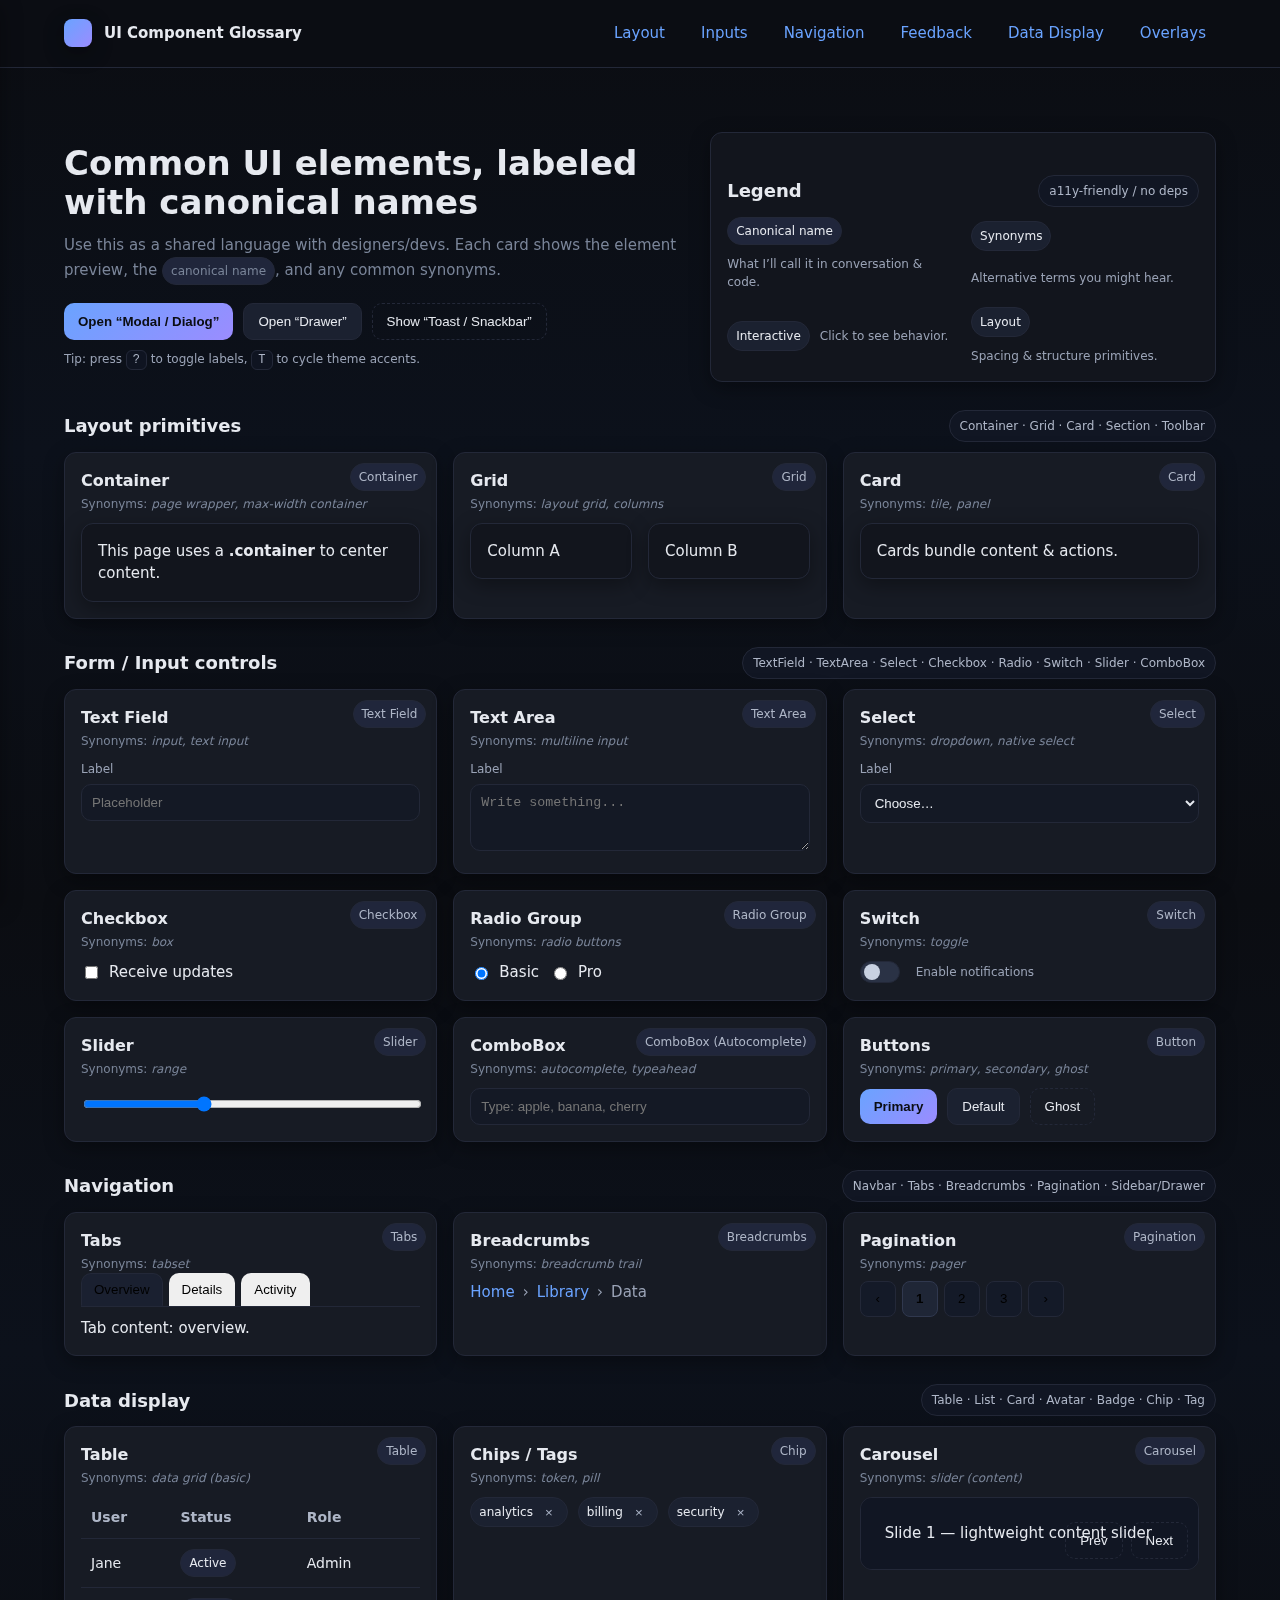
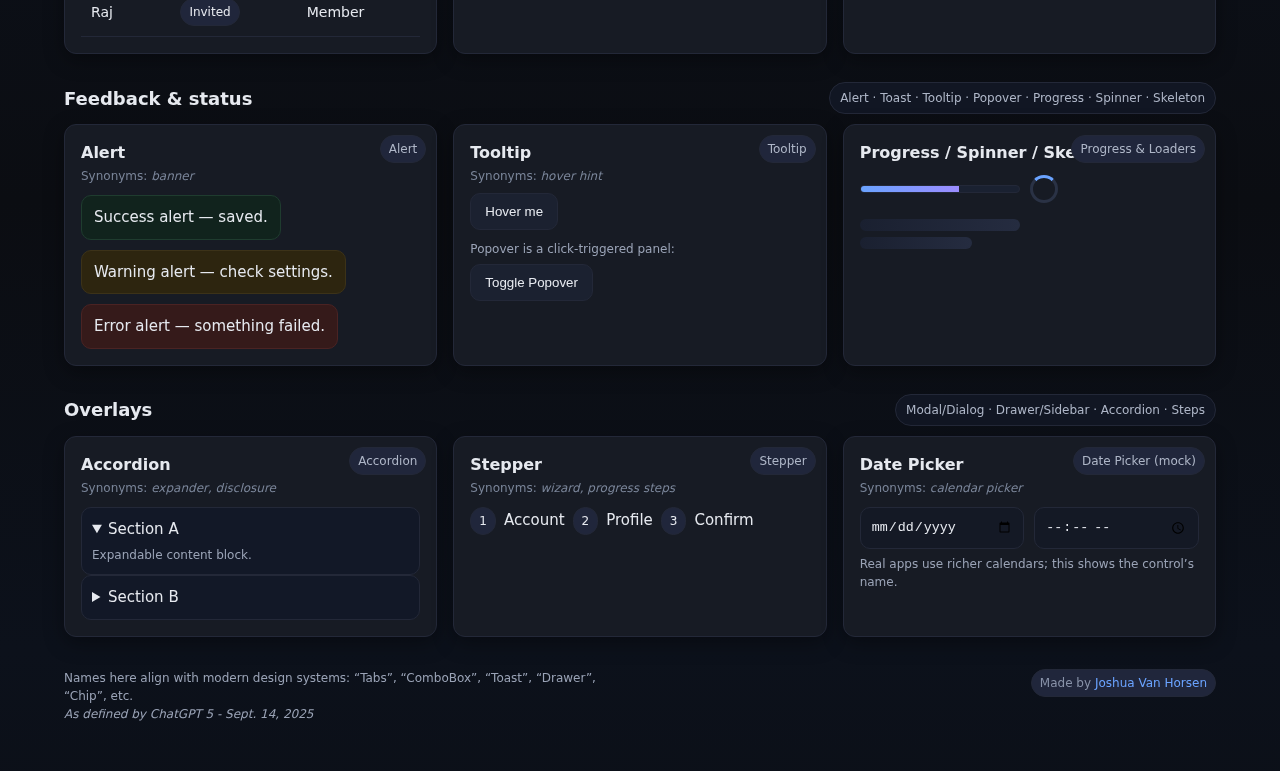
<file: Elements.html>
<!DOCTYPE html>
<html lang="en">
<head>
<meta charset="utf-8" />
<meta name="viewport" content="width=device-width, initial-scale=1" />
<title>UI Component Glossary — Live Examples</title>
<!-- Google tag (gtag.js) -->
<script async src="https://www.googletagmanager.com/gtag/js?id=G-3KWQP4SWGD"></script>
<script>
  window.dataLayer = window.dataLayer || [];
  function gtag(){dataLayer.push(arguments);}
  gtag('js', new Date());

  gtag('config', 'G-3KWQP4SWGD');
  
</script>
<style>
  :root{
    --bg: #0b0d12; --panel:#12151d; --card:#171b24; --muted:#7a8599; --text:#e6e9ef;
    --accent:#6aa3ff; --accent-2:#9b8cff; --ok:#3ddc97; --warn:#ffcc66; --err:#ff6b6b;
    --border:#232838; --chip:#20263b; --shadow: 0 6px 20px rgba(0,0,0,.35);
    --radius:12px; --radius-sm:8px; --radius-lg:16px; --focus: 0 0 0 3px rgba(106,163,255,.35);
    --font: ui-sans-serif, system-ui, -apple-system, Segoe UI, Roboto, Inter, "Helvetica Neue", Arial, "Apple Color Emoji","Segoe UI Emoji";
  }
  *{box-sizing:border-box}
  html,body{height:100%}
  body{
    margin:0;background:linear-gradient(180deg,#0b0d12,#0c111b 50%, #0b0d12 100%);
    color:var(--text); font: 15px/1.5 var(--font);
  }
  a{color:var(--accent); text-decoration:none}
  a:focus,button:focus,[role="tab"]:focus,[data-chip]:focus{outline:none; box-shadow: var(--focus); border-radius:8px}
  .container{max-width:1200px;margin:0 auto;padding:48px 24px}
  .nav{
    position:sticky; top:0; z-index:50; backdrop-filter:saturate(1.3) blur(10px);
    background:rgba(11,13,18,.6); border-bottom:1px solid var(--border)
  }
  .nav__inner{display:flex;gap:16px;align-items:center;justify-content:space-between;padding:14px 24px; position:relative}
  .brand{display:flex;align-items:center;gap:12px;font-weight:700}
  .brand__logo{width:28px;height:28px;border-radius:8px;background:linear-gradient(135deg,var(--accent),var(--accent-2)); box-shadow: var(--shadow)}
  .nav__links{display:flex;gap:16px; flex-wrap:wrap}
  .nav__links a{padding:8px 10px;border-radius:8px}
  .nav__links a:hover{background:rgba(255,255,255,.05)}
  .nav__toggle{display:none; appearance:none; border:1px solid var(--border); background:#141a28; color:var(--text); padding:0; border-radius:8px; cursor:pointer; position:relative; width:40px; height:36px}
  .nav__toggle .bar{position:absolute; width:20px; height:2px; left:50%; transform:translateX(-50%); background:var(--text); border-radius:2px; transition:transform .2s ease, opacity .2s ease}
  .nav__toggle .bar.top{top:12px}
  .nav__toggle .bar.middle{top:17px}
  .nav__toggle .bar.bottom{top:22px}
  .nav__toggle[aria-expanded="true"] .bar.top{transform:translateX(-50%) rotate(45deg); top:17px}
  .nav__toggle[aria-expanded="true"] .bar.middle{opacity:0}
  .nav__toggle[aria-expanded="true"] .bar.bottom{transform:translateX(-50%) rotate(-45deg); top:17px}
  .hero{
    display:grid; grid-template-columns: 1.1fr .9fr; gap:28px; align-items:center; margin-top:16px
  }
  .hero h1{font-size:34px; line-height:1.15; margin:0 0 12px}
  .hero p{color:var(--muted); margin:0 0 18px}
  .btn{appearance:none;border:1px solid var(--border); background:#1b2130; color:var(--text);
       padding:10px 14px;border-radius:10px;cursor:pointer}
  .btn:hover{background:#222a3c}
  .btn.primary{border:none;background:linear-gradient(135deg,var(--accent),var(--accent-2)); color:#0b0d12; font-weight:700}
  .btn.ghost{background:transparent;border:1px dashed var(--border)}
  .cta-row{display:flex;gap:10px;flex-wrap:wrap}
  .panel{background:var(--panel); border:1px solid var(--border); border-radius:var(--radius); padding:16px; box-shadow:var(--shadow)}
  .grid{display:grid; gap:16px}
  .grid.cols-3{grid-template-columns:repeat(3,minmax(0,1fr))}
  .grid.cols-2{grid-template-columns:repeat(2,minmax(0,1fr))}
  @media (max-width:980px){.hero{grid-template-columns:1fr}.grid.cols-3{grid-template-columns:1fr 1fr}}
  @media (max-width:680px){.grid.cols-3,.grid.cols-2{grid-template-columns:1fr}}
  @media (max-width:860px){
    .nav__toggle{display:inline-flex; align-items:center; gap:6px}
    .nav__links{display:flex; position:absolute; right:24px; top:calc(100% + 8px); background:#111623; border:1px solid var(--border); border-radius:10px; padding:10px; box-shadow:var(--shadow); flex-direction:column; gap:6px; opacity:0; visibility:hidden; pointer-events:none; transform:translateY(-6px) scale(.98); transition:opacity .18s ease, transform .18s ease, visibility 0s linear .18s; will-change:transform, opacity; transform-origin:top right}
    .nav__links.open{opacity:1; visibility:visible; pointer-events:auto; transform:translateY(0) scale(1); transition:opacity .18s ease, transform .18s ease}
    .nav__links a{padding:10px 12px}
  }
  .card{background:var(--card); border:1px solid var(--border); border-radius:var(--radius); padding:16px; box-shadow:var(--shadow); position:relative}
  .card h3{margin:0 0 2px; font-size:16px}
  .card p{margin:0;color:var(--muted)}
  .label{position:absolute; top:10px; right:10px; font-size:12px; color:#aeb6c7; background:var(--chip); border:1px solid var(--border); padding:4px 8px; border-radius:999px}
  .syn{font-size:12px; color:#9aa3b6; margin-top:6px}
  .stack{display:flex; gap:10px; flex-wrap:wrap; align-items:center}
  .input, select, textarea{width:100%; background:#141925; color:var(--text); border:1px solid var(--border); border-radius:10px; padding:10px}
  .input:focus, select:focus, textarea:focus{outline:none; box-shadow: var(--focus)}
  .row{display:grid; grid-template-columns:1fr 1fr; gap:10px}
  .row-3{display:grid; grid-template-columns:repeat(3,1fr); gap:10px}
  .field label{display:block; font-size:12px; color:#9aa3b6; margin-bottom:6px}
  .checkbox,.radio,.switch{display:flex; align-items:center; gap:8px}
  .switch input{display:none}
  .switch .track{width:40px;height:22px;border-radius:999px;background:#2a3245; position:relative; border:1px solid var(--border)}
  .switch .thumb{position:absolute; top:50%; left:3px; transform:translateY(-50%); width:16px; height:16px; border-radius:50%; background:#c8d1e1; transition:all .2s}
  .switch input:checked + .track{background:linear-gradient(135deg,var(--accent),var(--accent-2))}
  .switch input:checked + .track .thumb{left:21px; background:#0b0d12}
  .table{width:100%; border-collapse:collapse; font-size:14px}
  .table th,.table td{padding:10px;border-bottom:1px solid var(--border); text-align:left}
  .table th{color:#aeb6c7; font-weight:600}
  .badge{display:inline-block; padding:4px 8px; border-radius:999px; border:1px solid var(--border); background:var(--chip); font-size:12px}
  .chip{display:inline-flex; align-items:center; gap:6px; padding:5px 8px; border-radius:999px; border:1px solid var(--border); background:#1b2130; font-size:12px}
  .chip button{border:none;background:transparent;color:#aab3c6; cursor:pointer}
  .tabs{display:flex; gap:6px; border-bottom:1px solid var(--border); margin-bottom:10px; flex-wrap:wrap}
  .tab{padding:8px 12px; border-radius:10px 10px 0 0; border:1px solid transparent; cursor:pointer}
  .tab[aria-selected="true"]{background:#1a2030; border-color:var(--border); border-bottom-color:#1a2030}
  .accordion details{border:1px solid var(--border); border-radius:10px; padding:10px; background:#121827}
  .accordion summary{cursor:pointer}
  .progress{height:8px; background:#1a2131; border-radius:999px; overflow:hidden; border:1px solid var(--border)}
  .progress > div{height:100%; background:linear-gradient(90deg,var(--accent),var(--accent-2)); width:62%}
  .spinner{width:28px;height:28px;border-radius:50%; border:3px solid #2a3245; border-top-color:var(--accent); animation:spin .8s linear infinite}
  @keyframes spin{to{transform:rotate(360deg)}}
  .skeleton{height:12px;border-radius:6px;background:linear-gradient(90deg,#1a2030, #252c40, #1a2030); background-size:200% 100%; animation:shimmer 1.2s infinite}
  @keyframes shimmer{0%{background-position:200% 0}100%{background-position:-200% 0}}
  .alert{padding:10px 12px;border-radius:10px;border:1px solid var(--border); display:flex; gap:8px; align-items:flex-start}
  .alert.ok{background:#11231d;border-color:#1f3c2f}
  .alert.warn{background:#2d250f;border-color:#3c3218}
  .alert.err{background:#351a1a;border-color:#4a2323}
  .tooltip{position:relative; display:inline-block}
  .tooltip .tip{position:absolute; inset:auto auto 125% 50%; transform:translateX(-50%); background:#101522; border:1px solid var(--border); padding:6px 8px; border-radius:8px; font-size:12px; white-space:nowrap; opacity:0; pointer-events:none; transition:opacity .2s}
  .tooltip:hover .tip{opacity:1}
  .popover{position:relative}
  .popover .pop{position:absolute; top:38px; left:0; background:#101522; border:1px solid var(--border); padding:10px; border-radius:10px; width:220px; display:none}
  .popover.open .pop{display:block}
  .modal-backdrop{position:fixed; inset:0; background:rgba(0,0,0,.5); display:none; align-items:center; justify-content:center; padding:24px}
  .modal{background:var(--panel); border:1px solid var(--border); border-radius:var(--radius-lg); padding:18px; width:min(560px, 92vw); box-shadow:var(--shadow)}
  .drawer{position:fixed; inset:0 auto 0 0; width:min(420px, 92vw); background:var(--panel); border-right:1px solid var(--border); translate:-100% 0; transition:translate .25s; box-shadow:var(--shadow); padding:16px; z-index:1000}
  .drawer.open{translate:0 0}
  .kbd{font-family:ui-monospace, SFMono-Regular, Menlo, Consolas, monospace; background:#0f1421; border:1px solid var(--border); padding:2px 6px; border-radius:6px; font-size:12px; color:#aeb6c7}
  .footer{margin-top:32px; color:#8892a8}
  .tiny{font-size:12px; color:#9aa3b6}
  .section-title{display:flex; align-items:center; justify-content:space-between; gap:10px; margin:26px 0 10px}
  .section-title h2{margin:0; font-size:18px}
  .pill{display:inline-flex; gap:8px; align-items:center; padding:6px 10px; border-radius:999px; background:#111623; border:1px solid var(--border); color:#aeb6c7; font-size:12px}
  .kbdrow{display:flex; gap:8px; flex-wrap:wrap}
  .pagination{display:flex; gap:6px; align-items:center}
  .pagination .pg{border:1px solid var(--border); background:#141a28; border-radius:8px; min-width:36px; height:36px; display:grid;place-items:center; cursor:pointer}
  .pagination .pg[aria-current="page"]{background:#1f2636; border-color:#30384e; font-weight:700}
  .breadcrumb{display:flex; gap:8px; align-items:center; flex-wrap:wrap}
  .breadcrumb span{color:#9aa3b6}
  .carousel{position:relative; overflow:hidden; border-radius:12px; border:1px solid var(--border)}
  .carousel__inner{display:flex; transition:transform .25s}
  .carousel__slide{min-width:100%; padding:24px; background:#111623}
  .carousel__nav{position:absolute; inset:auto 10px 10px auto; display:flex; gap:8px}
  .sr-only{position:absolute;width:1px;height:1px;padding:0;margin:-1px;overflow:hidden;clip:rect(0,0,0,0);border:0}
  /* Toast styled to match .btn.primary gradient */
  #toast{background:linear-gradient(135deg,var(--accent),var(--accent-2)); color:#0b0d12; border:none}
</style>
</head>
<body>
  <!-- NAVBAR -->
  <div class="nav" role="navigation" aria-label="Primary">
    <div class="nav__inner container">
      <div class="brand"><div class="brand__logo" aria-hidden="true"></div> UI Component Glossary</div>
      <button class="nav__toggle" id="nav-toggle" aria-expanded="false" aria-controls="primary-links" aria-label="Toggle navigation">
        <span class="sr-only">Menu</span>
        <span class="bar top"></span>
        <span class="bar middle"></span>
        <span class="bar bottom"></span>
      </button>
      <div class="nav__links" id="primary-links">
        <a href="#layout">Layout</a>
        <a href="#inputs">Inputs</a>
        <a href="#navigation">Navigation</a>
        <a href="#feedback">Feedback</a>
        <a href="#data-display">Data Display</a>
        <a href="#overlays">Overlays</a>
      </div>
    </div>
  </div>

  <main class="container">
    <!-- HERO / HEADER -->
    <section class="hero">
      <div>
        <h1>Common UI elements, labeled with canonical names</h1>
        <p>
          Use this as a shared language with designers/devs. Each card shows the element preview,
          the <span class="badge">canonical name</span>, and any common synonyms.
        </p>
        <div class="cta-row">
          <button class="btn primary" id="open-modal">Open “Modal / Dialog”</button>
          <button class="btn" id="open-drawer">Open “Drawer”</button>
          <button class="btn ghost" id="show-toast">Show “Toast / Snackbar”</button>
        </div>
        <div class="syn tiny" style="margin-top:10px">
          Tip: press <span class="kbd">?</span> to toggle labels, <span class="kbd">T</span> to cycle theme accents.
        </div>
      </div>
      <div class="panel">
        <div class="section-title"><h2>Legend</h2><span class="pill">a11y-friendly / no deps</span></div>
        <div class="grid cols-2">
          <div class="stack">
            <span class="badge">Canonical name</span>
            <span class="tiny">What I’ll call it in conversation & code.</span>
          </div>
          <div class="stack">
            <span class="chip"><span>Synonyms</span></span>
            <span class="tiny">Alternative terms you might hear.</span>
          </div>
          <div class="stack">
            <span class="chip">Interactive</span>
            <span class="tiny">Click to see behavior.</span>
          </div>
          <div class="stack">
            <span class="chip">Layout</span>
            <span class="tiny">Spacing & structure primitives.</span>
          </div>
        </div>
      </div>
    </section>

    <!-- LAYOUT -->
    <section id="layout" style="margin-top:28px">
      <div class="section-title"><h2>Layout primitives</h2><span class="pill">Container · Grid · Card · Section · Toolbar</span></div>
      <div class="grid cols-3">
        <div class="card">
          <span class="label" data-chip>Container</span>
          <h3>Container</h3>
          <p class="syn">Synonyms: <em>page wrapper, max-width container</em></p>
          <div class="panel" style="margin-top:10px">This page uses a <strong>.container</strong> to center content.</div>
        </div>
        <div class="card">
          <span class="label" data-chip>Grid</span>
          <h3>Grid</h3>
          <p class="syn">Synonyms: <em>layout grid, columns</em></p>
          <div class="grid cols-2" style="margin-top:10px">
            <div class="panel">Column A</div>
            <div class="panel">Column B</div>
          </div>
        </div>
        <div class="card">
          <span class="label" data-chip>Card</span>
          <h3>Card</h3>
          <p class="syn">Synonyms: <em>tile, panel</em></p>
          <div class="panel" style="margin-top:10px">Cards bundle content & actions.</div>
        </div>
      </div>
    </section>

    <!-- INPUTS -->
    <section id="inputs" style="margin-top:28px">
      <div class="section-title"><h2>Form / Input controls</h2><span class="pill">TextField · TextArea · Select · Checkbox · Radio · Switch · Slider · ComboBox</span></div>
      <div class="grid cols-3">
        <div class="card">
          <span class="label" data-chip>Text Field</span>
          <h3>Text Field</h3>
          <p class="syn">Synonyms: <em>input, text input</em></p>
          <div class="field" style="margin-top:10px">
            <label for="i1">Label</label>
            <input id="i1" class="input" placeholder="Placeholder" />
          </div>
        </div>
        <div class="card">
          <span class="label" data-chip>Text Area</span>
          <h3>Text Area</h3>
          <p class="syn">Synonyms: <em>multiline input</em></p>
          <div class="field" style="margin-top:10px">
            <label for="i2">Label</label>
            <textarea id="i2" rows="3" placeholder="Write something..." ></textarea>
          </div>
        </div>
        <div class="card">
          <span class="label" data-chip>Select</span>
          <h3>Select</h3>
          <p class="syn">Synonyms: <em>dropdown, native select</em></p>
          <div class="field" style="margin-top:10px">
            <label for="i3">Label</label>
            <select id="i3">
              <option>Choose…</option>
              <option>Alpha</option>
              <option>Bravo</option>
            </select>
          </div>
        </div>
        <div class="card">
          <span class="label" data-chip>Checkbox</span>
          <h3>Checkbox</h3>
          <p class="syn">Synonyms: <em>box</em></p>
          <div class="checkbox" style="margin-top:10px">
            <input id="c1" type="checkbox" /> <label for="c1">Receive updates</label>
          </div>
        </div>
        <div class="card">
          <span class="label" data-chip>Radio Group</span>
          <h3>Radio Group</h3>
          <p class="syn">Synonyms: <em>radio buttons</em></p>
          <div class="stack" role="radiogroup" aria-label="plan" style="margin-top:10px">
            <label class="radio"><input name="plan" type="radio" checked /> Basic</label>
            <label class="radio"><input name="plan" type="radio" /> Pro</label>
          </div>
        </div>
        <div class="card">
          <span class="label" data-chip>Switch</span>
          <h3>Switch</h3>
          <p class="syn">Synonyms: <em>toggle</em></p>
          <label class="switch" style="margin-top:10px">
            <input type="checkbox" id="sw1" />
            <span class="track"><span class="thumb"></span></span>
            <span class="tiny" style="margin-left:8px">Enable notifications</span>
          </label>
        </div>
        <div class="card">
          <span class="label" data-chip>Slider</span>
          <h3>Slider</h3>
          <p class="syn">Synonyms: <em>range</em></p>
          <input type="range" min="0" max="100" value="35" style="width:100%; margin-top:18px" />
        </div>
        <div class="card">
          <span class="label" data-chip>ComboBox (Autocomplete)</span>
          <h3>ComboBox</h3>
          <p class="syn">Synonyms: <em>autocomplete, typeahead</em></p>
          <div class="field" style="margin-top:10px">
            <input id="combo" class="input" placeholder="Type: apple, banana, cherry" autocomplete="off" />
            <div id="combo-list" class="panel" style="display:none;margin-top:6px; max-height:150px; overflow:auto"></div>
          </div>
        </div>
        <div class="card">
          <span class="label" data-chip>Button</span>
          <h3>Buttons</h3>
          <p class="syn">Synonyms: <em>primary, secondary, ghost</em></p>
          <div class="stack" style="margin-top:10px">
            <button class="btn primary">Primary</button>
            <button class="btn">Default</button>
            <button class="btn ghost">Ghost</button>
          </div>
        </div>
      </div>
    </section>

    <!-- NAVIGATION -->
    <section id="navigation" style="margin-top:28px">
      <div class="section-title"><h2>Navigation</h2><span class="pill">Navbar · Tabs · Breadcrumbs · Pagination · Sidebar/Drawer</span></div>
      <div class="grid cols-3">
        <div class="card">
          <span class="label" data-chip>Tabs</span>
          <h3>Tabs</h3>
          <p class="syn">Synonyms: <em>tabset</em></p>
          <div class="tabs" role="tablist" aria-label="Example tabs">
            <button class="tab" role="tab" aria-selected="true" aria-controls="t1" id="tab1">Overview</button>
            <button class="tab" role="tab" aria-selected="false" aria-controls="t2" id="tab2">Details</button>
            <button class="tab" role="tab" aria-selected="false" aria-controls="t3" id="tab3">Activity</button>
          </div>
          <div id="t1" role="tabpanel" aria-labelledby="tab1">Tab content: overview.</div>
          <div id="t2" role="tabpanel" aria-labelledby="tab2" hidden>Tab content: details.</div>
          <div id="t3" role="tabpanel" aria-labelledby="tab3" hidden>Tab content: activity log.</div>
        </div>
        <div class="card">
          <span class="label" data-chip>Breadcrumbs</span>
          <h3>Breadcrumbs</h3>
          <p class="syn">Synonyms: <em>breadcrumb trail</em></p>
          <nav class="breadcrumb" aria-label="Breadcrumb" style="margin-top:8px">
            <a href="#">Home</a><span>›</span><a href="#">Library</a><span>›</span><span aria-current="page">Data</span>
          </nav>
        </div>
        <div class="card">
          <span class="label" data-chip>Pagination</span>
          <h3>Pagination</h3>
          <p class="syn">Synonyms: <em>pager</em></p>
          <div class="pagination" style="margin-top:8px">
            <button class="pg" aria-label="Previous">‹</button>
            <button class="pg" aria-current="page">1</button>
            <button class="pg">2</button>
            <button class="pg">3</button>
            <button class="pg" aria-label="Next">›</button>
          </div>
        </div>
      </div>
    </section>

    <!-- DATA DISPLAY -->
    <section id="data-display" style="margin-top:28px">
      <div class="section-title"><h2>Data display</h2><span class="pill">Table · List · Card · Avatar · Badge · Chip · Tag</span></div>
      <div class="grid cols-3">
        <div class="card">
          <span class="label" data-chip>Table</span>
          <h3>Table</h3>
          <p class="syn">Synonyms: <em>data grid (basic)</em></p>
          <table class="table" aria-label="Example table" style="margin-top:10px">
            <thead><tr><th>User</th><th>Status</th><th>Role</th></tr></thead>
            <tbody>
              <tr><td>Jane</td><td><span class="badge">Active</span></td><td>Admin</td></tr>
              <tr><td>Raj</td><td><span class="badge">Invited</span></td><td>Member</td></tr>
            </tbody>
          </table>
        </div>
        <div class="card">
          <span class="label" data-chip>Chip</span>
          <h3>Chips / Tags</h3>
          <p class="syn">Synonyms: <em>token, pill</em></p>
          <div class="stack" style="margin-top:10px">
            <span class="chip">analytics <button aria-label="remove">×</button></span>
            <span class="chip">billing <button aria-label="remove">×</button></span>
            <span class="chip">security <button aria-label="remove">×</button></span>
          </div>
        </div>
        <div class="card">
          <span class="label" data-chip>Carousel</span>
          <h3>Carousel</h3>
          <p class="syn">Synonyms: <em>slider (content)</em></p>
          <div class="carousel" id="carousel" style="margin-top:10px">
            <div class="carousel__inner">
              <div class="carousel__slide">Slide 1 — lightweight content slider</div>
              <div class="carousel__slide">Slide 2 — another panel</div>
              <div class="carousel__slide">Slide 3 — final slide</div>
            </div>
            <div class="carousel__nav">
              <button class="btn ghost" id="car-prev">Prev</button>
              <button class="btn ghost" id="car-next">Next</button>
            </div>
          </div>
        </div>
      </div>
    </section>

    <!-- FEEDBACK -->
    <section id="feedback" style="margin-top:28px">
      <div class="section-title"><h2>Feedback & status</h2><span class="pill">Alert · Toast · Tooltip · Popover · Progress · Spinner · Skeleton</span></div>
      <div class="grid cols-3">
        <div class="card">
          <span class="label" data-chip>Alert</span>
          <h3>Alert</h3>
          <p class="syn">Synonyms: <em>banner</em></p>
          <div class="stack" style="margin-top:10px">
            <div class="alert ok">Success alert — saved.</div>
            <div class="alert warn">Warning alert — check settings.</div>
            <div class="alert err">Error alert — something failed.</div>
          </div>
        </div>
        <div class="card">
          <span class="label" data-chip>Tooltip</span>
          <h3>Tooltip</h3>
          <p class="syn">Synonyms: <em>hover hint</em></p>
          <div class="tooltip" style="margin-top:8px">
            <button class="btn">Hover me</button>
            <span class="tip" role="tooltip">Tooltip content</span>
          </div>
          <div class="syn" style="margin-top:10px">Popover is a click-triggered panel:</div>
          <div class="popover" id="popover1" style="margin-top:6px">
            <button class="btn" aria-haspopup="dialog">Toggle Popover</button>
            <div class="pop" role="dialog" aria-modal="false">
              <strong>Popover</strong> — lightweight contextual content.
            </div>
          </div>
        </div>
        <div class="card">
          <span class="label" data-chip>Progress & Loaders</span>
          <h3>Progress / Spinner / Skeleton</h3>
          <div class="stack" style="margin-top:10px">
            <div class="progress" style="width:160px"><div></div></div>
            <div class="spinner" aria-label="Loading"></div>
            <div style="width:160px">
              <div class="skeleton" style="width:100%; margin:6px 0 6px 0"></div>
              <div class="skeleton" style="width:70%"></div>
            </div>
          </div>
        </div>
      </div>
    </section>

    <!-- OVERLAYS -->
    <section id="overlays" style="margin-top:28px">
      <div class="section-title"><h2>Overlays</h2><span class="pill">Modal/Dialog · Drawer/Sidebar · Accordion · Steps</span></div>
      <div class="grid cols-3">
        <div class="card">
          <span class="label" data-chip>Accordion</span>
          <h3>Accordion</h3>
          <p class="syn">Synonyms: <em>expander, disclosure</em></p>
          <div class="accordion" style="margin-top:10px">
            <details open>
              <summary>Section A</summary>
              <div class="tiny" style="margin-top:6px">Expandable content block.</div>
            </details>
            <details>
              <summary>Section B</summary>
              <div class="tiny" style="margin-top:6px">More content here.</div>
            </details>
          </div>
        </div>
        <div class="card">
          <span class="label" data-chip>Stepper</span>
          <h3>Stepper</h3>
          <p class="syn">Synonyms: <em>wizard, progress steps</em></p>
          <div class="stack kbdrow" style="margin-top:10px">
            <span class="badge">1</span> Account
            <span class="badge">2</span> Profile
            <span class="badge">3</span> Confirm
          </div>
        </div>
        <div class="card">
          <span class="label" data-chip>Date Picker (mock)</span>
          <h3>Date Picker</h3>
          <p class="syn">Synonyms: <em>calendar picker</em></p>
          <div class="row" style="margin-top:10px">
            <input type="date" class="input" />
            <input type="time" class="input" />
          </div>
          <div class="tiny" style="margin-top:6px">Real apps use richer calendars; this shows the control’s name.</div>
        </div>
      </div>
    </section>

    <!-- FOOTER -->
    <footer class="footer">
      <div class="row">
        <div>
          <div class="tiny">Names here align with modern design systems: “Tabs”, “ComboBox”, “Toast”, “Drawer”, “Chip”, etc.</div>
          <div class="tiny"><i>As defined by ChatGPT 5 - Sept. 14, 2025</i></div>
        </div>
        <div style="text-align:right">
          <span class="badge">Made by <a href="https://www.joshvh.com/">Joshua Van Horsen</a></span>
        </div>
      </div>
    </footer>
  </main>

  <!-- DRAWER -->
  <aside class="drawer" id="drawer" aria-hidden="true" aria-label="Drawer">
    <div style="display:flex; justify-content:space-between; align-items:center">
      <h3 style="margin:0">Drawer</h3>
      <button class="btn ghost" id="close-drawer" aria-label="Close drawer">Close</button>
    </div>
    <p class="tiny">Synonyms: <em>sidebar, slide-over</em></p>
    <div class="syn">Use for secondary tasks without leaving the page.</div>
  </aside>

  <!-- MODAL -->
  <div class="modal-backdrop" id="modal-backdrop" role="dialog" aria-modal="true" aria-hidden="true">
    <div class="modal" aria-labelledby="modal-title">
      <div style="display:flex; justify-content:space-between; align-items:center; gap:8px">
        <h3 id="modal-title" style="margin:0">Modal / Dialog</h3>
        <button class="btn ghost" id="close-modal" aria-label="Close modal">Close</button>
      </div>
      <p class="tiny">Synonyms: <em>dialog, lightbox (for media)</em></p>
      <div class="syn">Focus-trapping overlay for primary tasks or confirmations.</div>
      <div style="margin-top:14px; display:flex; gap:8px; justify-content:flex-end">
        <button class="btn ghost" id="cancel-modal">Cancel</button>
        <button class="btn primary" id="confirm-modal">Confirm</button>
      </div>
    </div>
  </div>

  <!-- TOAST -->
  <div id="toast" class="panel" style="position:fixed; right:16px; bottom:16px; display:none">
    <strong>Toast</strong> — ephemeral notification.
  </div>

<script>
  // --- Analytics helper (GA4)
  const __debugTrack = (()=>{ try{ return new URLSearchParams(location.search).get('debug') === '1'; }catch(_){ return false; } })();
  const track = (eventName, params={})=>{
    try{
      if(__debugTrack) console.debug('[GA4 track]', eventName, params);
      if(typeof gtag === 'function') gtag('event', eventName, params);
    }catch(e){}
  };

  // --- Tabs
  document.querySelectorAll('.tab').forEach(tab=>{
    tab.addEventListener('click', ()=>{
      const group = tab.parentElement;
      group.querySelectorAll('[role="tab"]').forEach(t=>t.setAttribute('aria-selected','false'));
      tab.setAttribute('aria-selected','true');
      const panels = group.parentElement.querySelectorAll('[role="tabpanel"]');
      panels.forEach(p=>p.hidden = true);
      document.getElementById(tab.getAttribute('aria-controls')).hidden = false;
      track('tab_select', {tab_id: tab.id || null, tab_label: tab.textContent.trim()});
    });
  });

  // --- Popover
  const pop = document.getElementById('popover1');
  pop.querySelector('button').addEventListener('click', ()=>{
    const isOpen = pop.classList.toggle('open');
    track('popover_toggle', {open: isOpen});
  });
  document.addEventListener('click', (e)=>{
    if(!pop.contains(e.target) && pop.classList.contains('open')){ pop.classList.remove('open'); track('popover_toggle', {open:false, reason:'outside'}); }
  });

  // --- Modal
  const modal = document.getElementById('modal-backdrop');
  const openModalBtn = document.getElementById('open-modal');
  const closeModal = (reason)=>{ modal.style.display='none'; modal.setAttribute('aria-hidden','true'); track('modal_close', {reason: reason || 'control'}); };
  openModalBtn.addEventListener('click', ()=>{ modal.style.display='flex'; modal.setAttribute('aria-hidden','false'); modal.querySelector('#close-modal').focus(); track('modal_open'); });
  document.getElementById('close-modal').addEventListener('click', ()=> closeModal('button'));
  document.getElementById('cancel-modal').addEventListener('click', ()=> closeModal('cancel'));
  const confirmBtn = document.getElementById('confirm-modal');
  if(confirmBtn){ confirmBtn.addEventListener('click', ()=>{ track('modal_confirm'); }); }
  modal.addEventListener('click', (e)=>{ if(e.target===modal) closeModal('backdrop'); });
  document.addEventListener('keydown', (e)=>{ if(e.key==='Escape' && modal.getAttribute('aria-hidden')==='false') closeModal('escape'); });

  // --- Drawer
  const drawer = document.getElementById('drawer');
  const openDrawerBtn = document.getElementById('open-drawer');
  const closeDrawerBtn = document.getElementById('close-drawer');
  openDrawerBtn.addEventListener('click', ()=>{ drawer.classList.add('open'); drawer.setAttribute('aria-hidden','false'); track('drawer_open'); });
  closeDrawerBtn.addEventListener('click', ()=>{ drawer.classList.remove('open'); drawer.setAttribute('aria-hidden','true'); track('drawer_close'); });

  // --- Toast
  const toast = document.getElementById('toast');
  const showToastBtn = document.getElementById('show-toast');
  showToastBtn.addEventListener('click', ()=>{
    toast.style.display='block';
    track('toast_show');
    setTimeout(()=> toast.style.display='none', 1800);
  });

  // --- Mobile Nav Toggle
  const navToggle = document.getElementById('nav-toggle');
  const navLinks = document.getElementById('primary-links');
  if(navToggle && navLinks){
    const closeNav = ()=>{ navLinks.classList.remove('open'); navToggle.setAttribute('aria-expanded','false'); };
    navToggle.addEventListener('click', ()=>{
      const isOpen = navLinks.classList.toggle('open');
      navToggle.setAttribute('aria-expanded', String(isOpen));
      track('nav_toggle', {expanded: isOpen});
    });
    // close on outside click or Escape
    document.addEventListener('click', (e)=>{ if(!navLinks.contains(e.target) && e.target!==navToggle){ const wasOpen = navLinks.classList.contains('open'); closeNav(); if(wasOpen) track('nav_toggle', {expanded:false, reason:'outside'}); } });
    document.addEventListener('keydown', (e)=>{ if(e.key==='Escape'){ const wasOpen = navLinks.classList.contains('open'); closeNav(); if(wasOpen) track('nav_toggle', {expanded:false, reason:'escape'}); } });
    // close after clicking a link
    navLinks.querySelectorAll('a').forEach(a=> a.addEventListener('click', ()=>{ track('nav_click', {link_text: a.textContent.trim(), link_href: a.getAttribute('href')}); closeNav(); }));
  }

  // --- Nav link tracking (desktop too)
  document.querySelectorAll('.nav__links a').forEach(a=>{
    a.addEventListener('click', ()=> track('nav_click', {link_text: a.textContent.trim(), link_href: a.getAttribute('href')}));
  });

  // --- Carousel
  const inner = document.querySelector('.carousel__inner');
  let slide = 0;
  const total = inner.children.length;
  document.getElementById('car-prev').addEventListener('click', ()=>{ slide = (slide-1+total)%total; inner.style.transform=`translateX(-${slide*100}%)`; track('carousel_prev', {slide_index: slide}); });
  document.getElementById('car-next').addEventListener('click', ()=>{ slide = (slide+1)%total; inner.style.transform=`translateX(-${slide*100}%)`; track('carousel_next', {slide_index: slide}); });

  // --- ComboBox (simple)
  const fruits = ['apple','apricot','banana','blueberry','cherry','grape','mango','orange','peach','pear','plum','strawberry'];
  const combo = document.getElementById('combo');
  const comboList = document.getElementById('combo-list');
  combo.addEventListener('input', ()=>{
    const q = combo.value.toLowerCase();
    const items = fruits.filter(f=>f.includes(q)).slice(0,6);
    comboList.innerHTML = items.map(i=>`<button class="btn" style="width:100%; text-align:left; margin:4px 0">${i}</button>`).join('');
    comboList.style.display = items.length ? 'block' : 'none';
  });
  comboList.addEventListener('click', (e)=>{
    if(e.target.tagName==='BUTTON'){
      const val = e.target.textContent.trim();
      combo.value = val;
      comboList.style.display='none';
      combo.focus();
      track('combobox_select', {value: val});
    }
  });
  document.addEventListener('click',(e)=>{ if(!combo.parentElement.contains(e.target)) comboList.style.display='none'; });

  // --- Keyboard helpers
  let labelsVisible = true;
  const setLabels = (v)=>{ document.querySelectorAll('[data-chip], .label').forEach(el=> el.style.display = v ? 'inline-flex' : 'none'); };
  document.addEventListener('keydown', (e)=>{
    if(e.key==='?'){ labelsVisible = !labelsVisible; setLabels(labelsVisible); track('kbd_labels_toggle', {visible: labelsVisible}); }
    if(e.key.toLowerCase()==='t'){ // cycle accent hue
      const hues = [
        ['#6aa3ff','#9b8cff'], ['#61dfff','#7af0d8'], ['#ff7ac3','#ffc46e'], ['#a1ff6a','#6affc2']
      ];
      const pick = hues[Math.floor(Math.random()*hues.length)];
      document.documentElement.style.setProperty('--accent', pick[0]);
      document.documentElement.style.setProperty('--accent-2', pick[1]);
      track('kbd_theme_cycle', {accent: pick[0], accent2: pick[1]});
    }
  });

  // --- Accessibility niceties
  // Focus trap (minimal) when modal open
  document.addEventListener('keydown', (e)=>{
    if(e.key==='Tab' && modal.getAttribute('aria-hidden')==='false'){
      const focusables = modal.querySelectorAll('button, [href], input, select, textarea, [tabindex]:not([tabindex="-1"])');
      if(!focusables.length) return;
      const first = focusables[0], last = focusables[focusables.length-1];
      if(e.shiftKey && document.activeElement===first){ last.focus(); e.preventDefault(); }
      else if(!e.shiftKey && document.activeElement===last){ first.focus(); e.preventDefault(); }
    }
  });

  // --- Forms & controls tracking
  const cb = document.getElementById('c1');
  if(cb){ cb.addEventListener('change', ()=> track('checkbox_change', {id:'c1', checked: cb.checked})); }
  document.querySelectorAll('input[name="plan"]').forEach(r=>{
    r.addEventListener('change', ()=>{
      const label = r.closest('label');
      const value = label ? label.textContent.trim() : null;
      track('radio_change', {name:'plan', value});
    });
  });
  const sw = document.getElementById('sw1');
  if(sw){ sw.addEventListener('change', ()=> track('switch_change', {id:'sw1', checked: sw.checked})); }
  const rng = document.querySelector('input[type="range"]');
  if(rng){ rng.addEventListener('change', ()=> track('slider_change', {value: Number(rng.value)})); }
  const sel = document.getElementById('i3');
  if(sel){ sel.addEventListener('change', ()=> track('select_change', {value: sel.value})); }
  const tf = document.getElementById('i1');
  if(tf){ tf.addEventListener('blur', ()=> track('text_input', {id:'i1'})); }
  const ta = document.getElementById('i2');
  if(ta){ ta.addEventListener('blur', ()=> track('text_area_input', {id:'i2'})); }
  const dateInput = document.querySelector('input[type="date"]');
  if(dateInput){ dateInput.addEventListener('change', ()=> track('date_change', {value: dateInput.value || null})); }
  const timeInput = document.querySelector('input[type="time"]');
  if(timeInput){ timeInput.addEventListener('change', ()=> track('time_change', {value: timeInput.value || null})); }

  // --- Accordion
  document.querySelectorAll('.accordion details').forEach(d=>{
    d.addEventListener('toggle', ()=>{
      const sum = d.querySelector('summary');
      track('accordion_toggle', {section: sum ? sum.textContent.trim() : null, open: d.open});
    });
  });

  // --- Breadcrumb & Pagination
  document.querySelectorAll('.breadcrumb a').forEach(a=> a.addEventListener('click', ()=> track('breadcrumb_click', {label: a.textContent.trim(), href: a.getAttribute('href')})));
  document.querySelectorAll('.pagination .pg').forEach(btn=> btn.addEventListener('click', ()=>{
    const label = btn.getAttribute('aria-label') || btn.textContent.trim();
    let action = label;
    if(label==='‹') action = 'prev';
    if(label==='›') action = 'next';
    track('pagination_click', {action});
  }));
</script>
</body>
</html>
</file>
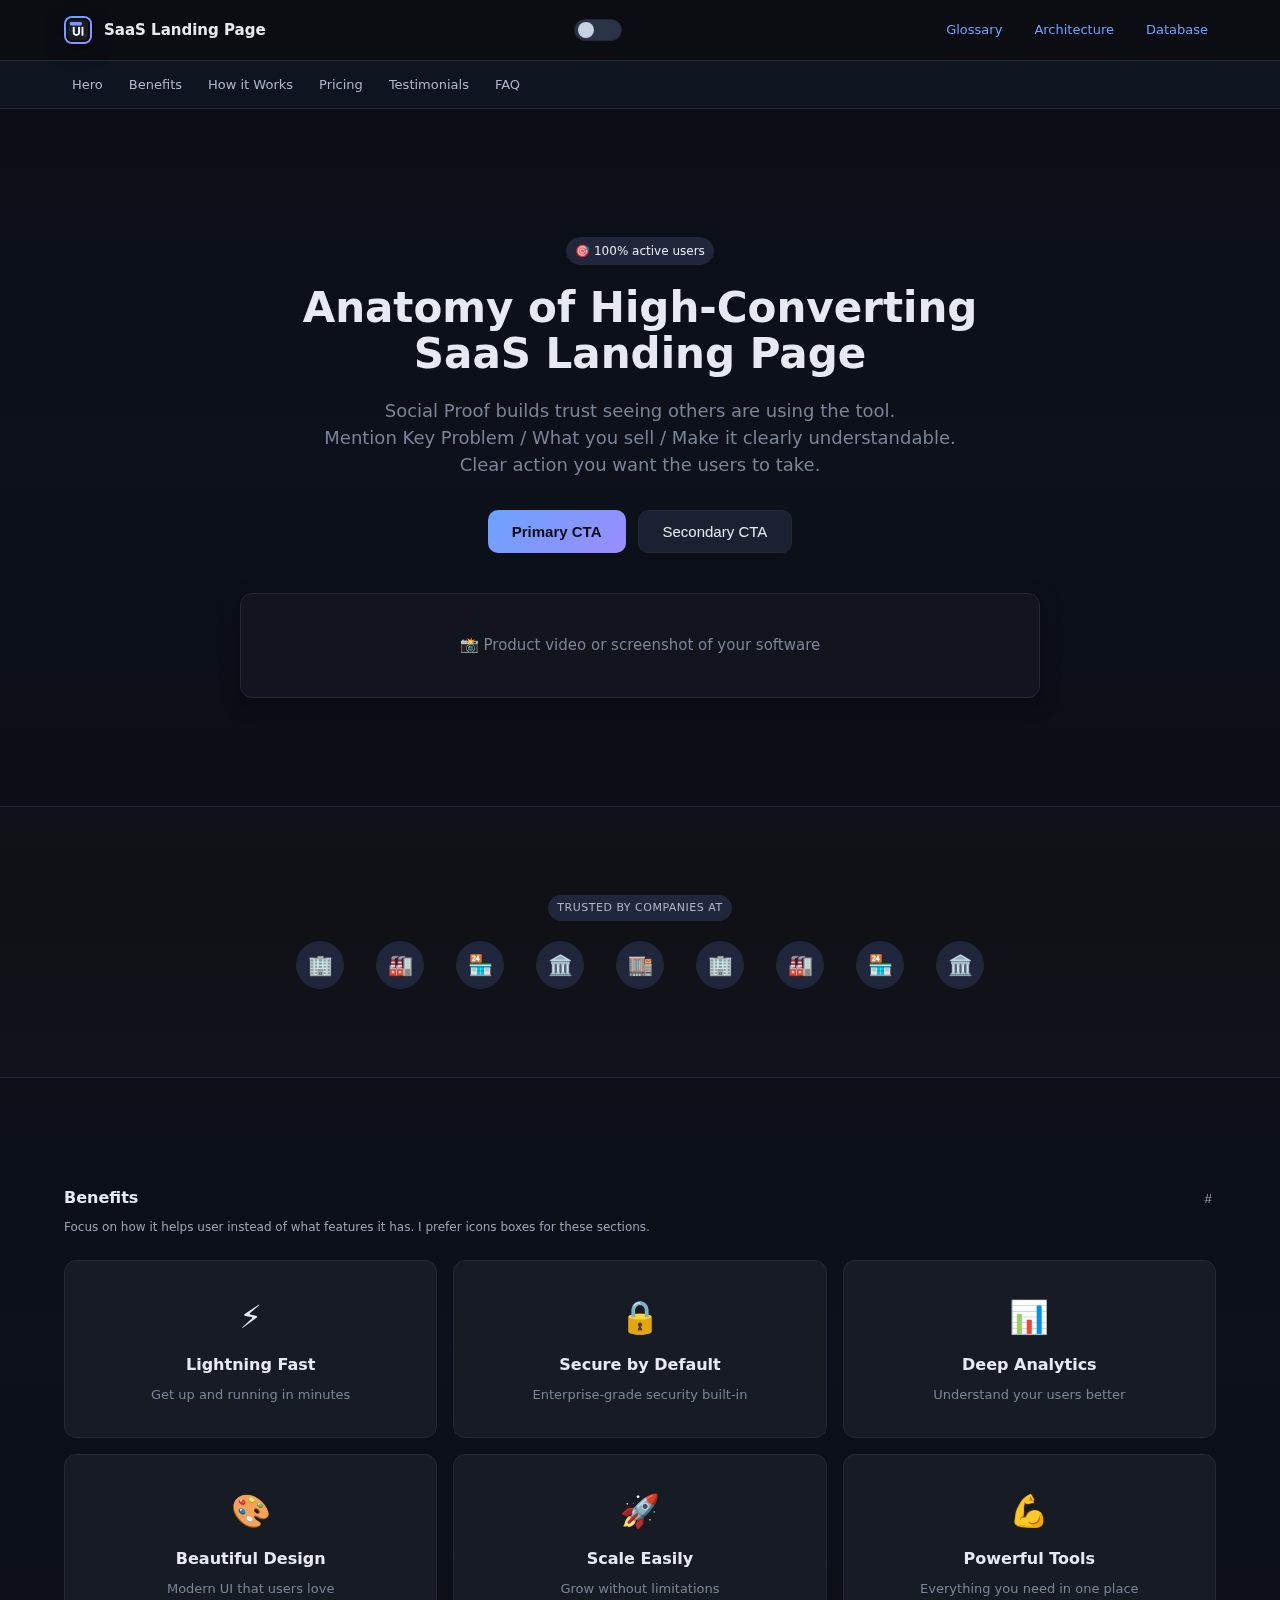
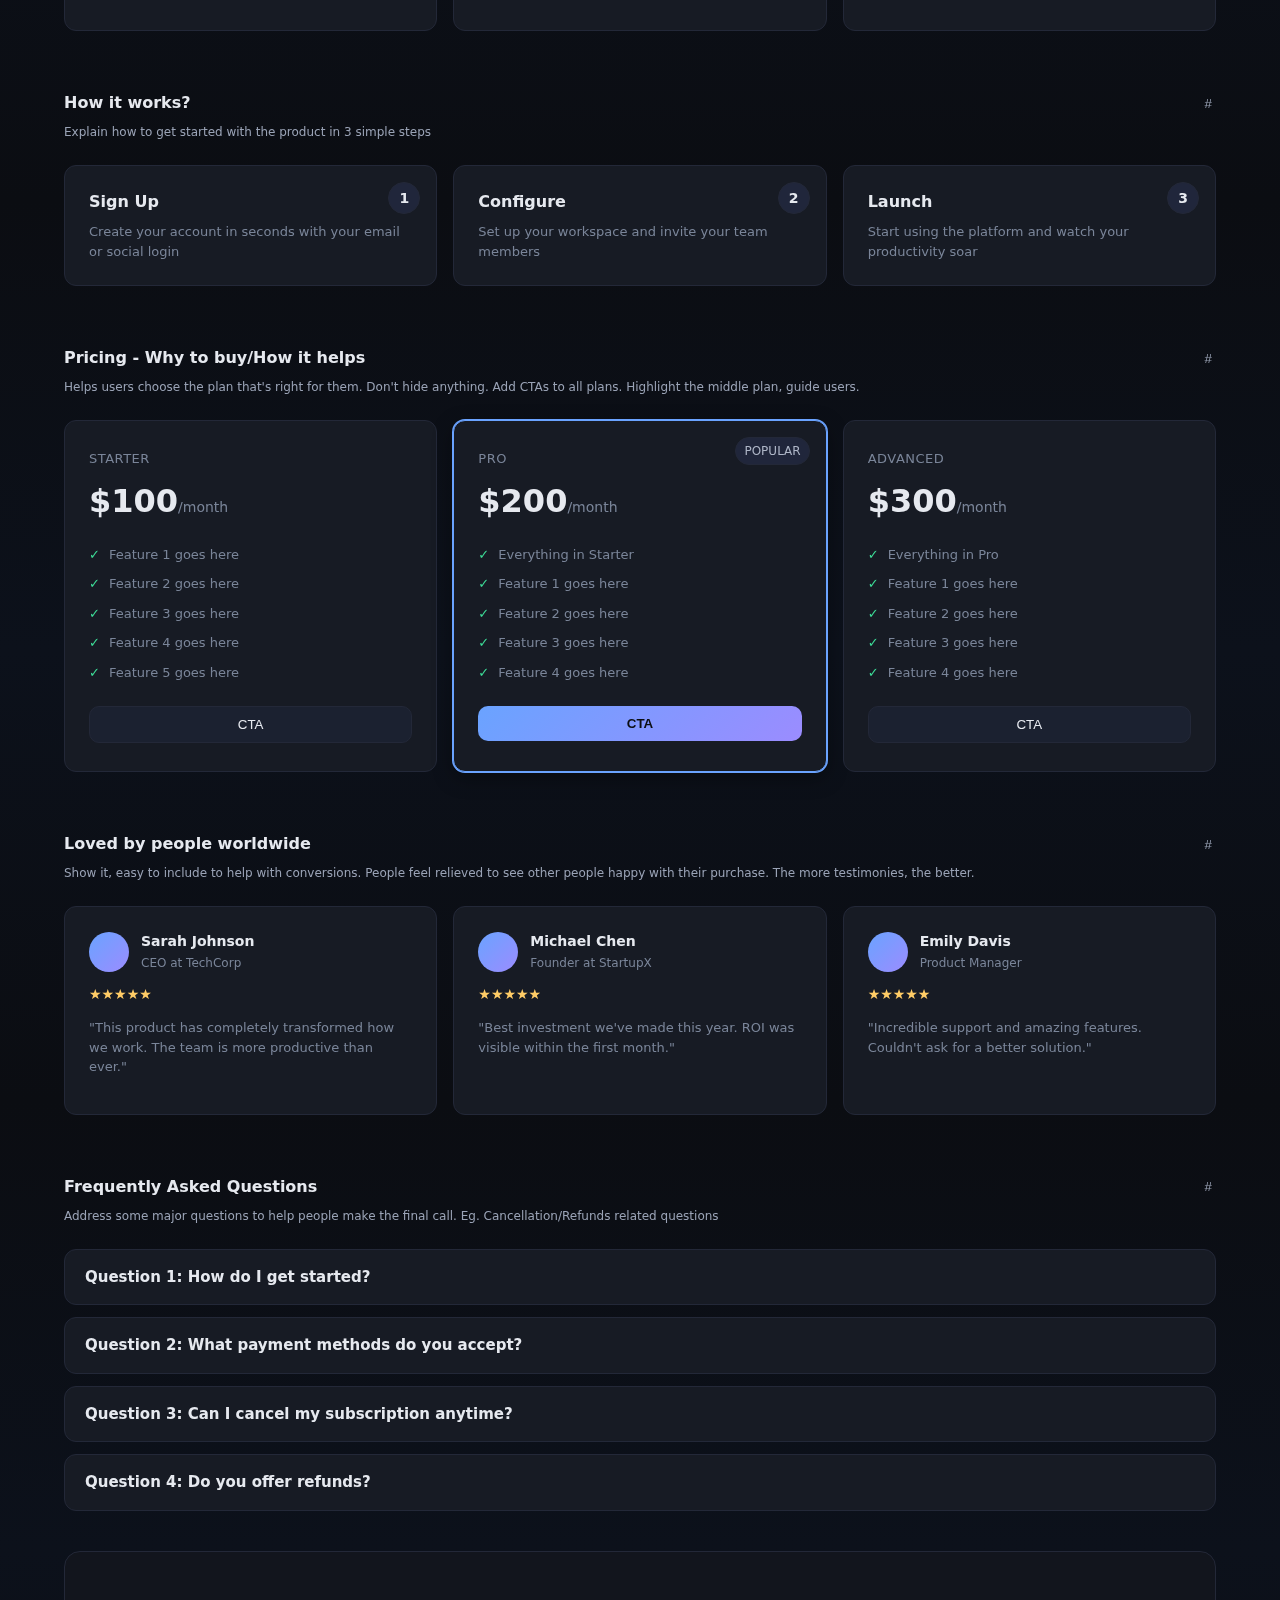
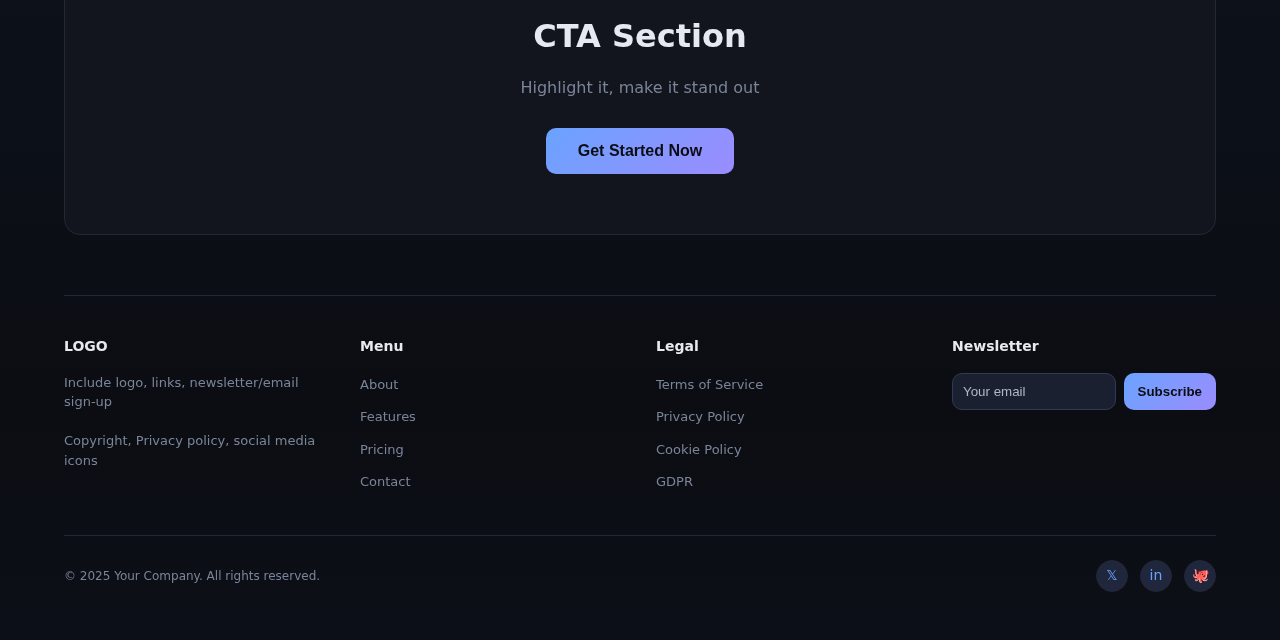
<file: landing.html>
<!DOCTYPE html>
<html lang="en">
<head>
<meta charset="utf-8" />
<meta name="viewport" content="width=device-width, initial-scale=1" />
<title>Anatomy of High-Converting SaaS Landing Page</title>
<meta name="description" content="A comprehensive breakdown of essential elements for building high-converting SaaS landing pages" />
<link rel="stylesheet" href="styles.css" />
<script defer src="nav.js"></script>
<style>
  /* Landing page specific styles */
  .landing-hero {
    text-align: center;
    padding: 80px 24px 60px;
    position: relative;
  }
  .landing-hero h1 {
    font-size: 42px;
    line-height: 1.1;
    margin: 0 0 20px;
    font-weight: 800;
  }
  .landing-hero .subtitle {
    font-size: 18px;
    color: var(--muted);
    margin: 0 0 32px;
  }
  .landing-hero .cta-buttons {
    display: flex;
    gap: 12px;
    justify-content: center;
    flex-wrap: wrap;
    margin-bottom: 40px;
  }
  .landing-hero .cta-buttons .btn {
    font-size: 15px;
    padding: 12px 24px;
  }
  
  /* Partners section */
  .partners-section {
    text-align: center;
    padding: 40px 24px;
    border-top: 1px solid var(--border);
    border-bottom: 1px solid var(--border);
    background: rgba(255,255,255,.02);
  }
  :root[data-theme="light"] .partners-section {
    background: rgba(0,0,0,.02);
  }
  .partners-section .label {
    position: static;
    display: inline-block;
    margin-bottom: 20px;
    font-size: 11px;
    text-transform: uppercase;
    letter-spacing: 0.5px;
  }
  .partners-logos {
    display: flex;
    gap: 32px;
    justify-content: center;
    align-items: center;
    flex-wrap: wrap;
  }
  .partner-logo {
    width: 48px;
    height: 48px;
    border-radius: 50%;
    background: var(--chip);
    border: 1px solid var(--border);
    display: grid;
    place-items: center;
    font-size: 20px;
  }
  
  /* Benefits section */
  .benefits-grid {
    display: grid;
    grid-template-columns: repeat(3, 1fr);
    gap: 16px;
    margin-top: 24px;
  }
  .benefit-box {
    background: var(--card);
    border: 1px solid var(--border);
    border-radius: var(--radius);
    padding: 32px 20px;
    text-align: center;
    min-height: 140px;
    display: flex;
    flex-direction: column;
    align-items: center;
    justify-content: center;
  }
  .benefit-box .icon {
    font-size: 32px;
    margin-bottom: 12px;
  }
  .benefit-box h3 {
    font-size: 16px;
    margin: 0 0 8px;
  }
  .benefit-box p {
    font-size: 13px;
    color: var(--muted);
    margin: 0;
  }
  
  /* How it works section */
  .steps-grid {
    display: grid;
    grid-template-columns: repeat(3, 1fr);
    gap: 16px;
    margin-top: 24px;
  }
  .step-box {
    background: var(--card);
    border: 1px solid var(--border);
    border-radius: var(--radius);
    padding: 24px;
    position: relative;
  }
  .step-box .step-number {
    position: absolute;
    top: 16px;
    right: 16px;
    width: 32px;
    height: 32px;
    border-radius: 50%;
    background: var(--chip);
    border: 1px solid var(--border);
    display: grid;
    place-items: center;
    font-weight: 700;
    font-size: 14px;
  }
  .step-box h3 {
    font-size: 16px;
    margin: 0 0 8px;
  }
  .step-box p {
    font-size: 13px;
    color: var(--muted);
    margin: 0;
  }
  
  /* Pricing section */
  .pricing-grid {
    display: grid;
    grid-template-columns: repeat(3, 1fr);
    gap: 16px;
    margin-top: 24px;
  }
  .pricing-card {
    background: var(--card);
    border: 1px solid var(--border);
    border-radius: var(--radius);
    padding: 28px 24px;
    position: relative;
  }
  .pricing-card.featured {
    border-color: var(--accent);
    box-shadow: 0 0 0 1px var(--accent), var(--shadow);
  }
  .pricing-card .plan-name {
    font-size: 13px;
    color: var(--muted);
    text-transform: uppercase;
    letter-spacing: 0.5px;
    margin-bottom: 8px;
  }
  .pricing-card .price {
    font-size: 32px;
    font-weight: 700;
    margin-bottom: 20px;
  }
  .pricing-card .price span {
    font-size: 14px;
    color: var(--muted);
    font-weight: 400;
  }
  .pricing-card .features {
    list-style: none;
    padding: 0;
    margin: 0 0 24px 0;
  }
  .pricing-card .features li {
    font-size: 13px;
    color: var(--muted);
    margin-bottom: 10px;
    padding-left: 20px;
    position: relative;
  }
  .pricing-card .features li::before {
    content: "✓";
    position: absolute;
    left: 0;
    color: var(--ok);
  }
  
  /* Testimonials section */
  .testimonials-grid {
    display: grid;
    grid-template-columns: repeat(3, 1fr);
    gap: 16px;
    margin-top: 24px;
  }
  .testimonial-card {
    background: var(--card);
    border: 1px solid var(--border);
    border-radius: var(--radius);
    padding: 24px;
  }
  .testimonial-header {
    display: flex;
    align-items: center;
    gap: 12px;
    margin-bottom: 12px;
  }
  .testimonial-avatar {
    width: 40px;
    height: 40px;
    border-radius: 50%;
    background: linear-gradient(135deg, var(--accent), var(--accent-2));
  }
  .testimonial-info h4 {
    font-size: 14px;
    margin: 0 0 2px;
  }
  .testimonial-info p {
    font-size: 12px;
    color: var(--muted);
    margin: 0;
  }
  .testimonial-rating {
    color: #ffcc66;
    font-size: 14px;
    margin-bottom: 8px;
  }
  .testimonial-text {
    font-size: 13px;
    color: var(--muted);
    line-height: 1.5;
  }
  
  /* FAQ section */
  .faq-list {
    margin-top: 24px;
  }
  .faq-item {
    background: var(--card);
    border: 1px solid var(--border);
    border-radius: var(--radius);
    padding: 16px 20px;
    margin-bottom: 12px;
    cursor: pointer;
    transition: all 0.2s;
  }
  .faq-item:hover {
    background: rgba(255,255,255,.02);
  }
  :root[data-theme="light"] .faq-item:hover {
    background: rgba(0,0,0,.02);
  }
  .faq-question {
    font-weight: 600;
    margin: 0;
  }
  
  /* CTA Section */
  .cta-section {
    background: var(--panel);
    border: 1px solid var(--border);
    border-radius: var(--radius-lg);
    padding: 60px 40px;
    text-align: center;
    margin-top: 40px;
  }
  .cta-section h2 {
    font-size: 32px;
    margin: 0 0 16px;
  }
  .cta-section p {
    font-size: 16px;
    color: var(--muted);
    margin: 0 0 28px;
  }
  
  /* Footer styles */
  .landing-footer {
    margin-top: 60px;
    padding-top: 40px;
    border-top: 1px solid var(--border);
  }
  .footer-grid {
    display: grid;
    grid-template-columns: repeat(4, 1fr);
    gap: 32px;
    margin-bottom: 32px;
  }
  .footer-section h4 {
    font-size: 14px;
    margin: 0 0 16px;
    color: var(--text);
  }
  .footer-section ul {
    list-style: none;
    padding: 0;
    margin: 0;
  }
  .footer-section ul li {
    margin-bottom: 10px;
  }
  .footer-section ul li a {
    font-size: 13px;
    color: var(--muted);
  }
  .footer-section ul li a:hover {
    color: var(--accent);
  }
  .footer-bottom {
    padding-top: 24px;
    border-top: 1px solid var(--border);
    display: flex;
    justify-content: space-between;
    align-items: center;
    flex-wrap: wrap;
    gap: 16px;
  }
  .footer-bottom p {
    font-size: 12px;
    color: var(--muted);
    margin: 0;
  }
  .footer-socials {
    display: flex;
    gap: 12px;
  }
  .footer-socials a {
    width: 32px;
    height: 32px;
    border-radius: 50%;
    background: var(--chip);
    border: 1px solid var(--border);
    display: grid;
    place-items: center;
    font-size: 14px;
  }
  
  /* Newsletter */
  .newsletter-form {
    display: flex;
    gap: 8px;
    max-width: 400px;
    margin: 0 auto;
  }
  .newsletter-form input {
    flex: 1;
  }
  
  /* Responsive */
  @media (max-width: 980px) {
    .landing-hero h1 {
      font-size: 36px;
    }
    .benefits-grid,
    .steps-grid,
    .pricing-grid,
    .testimonials-grid {
      grid-template-columns: repeat(2, 1fr);
    }
    .footer-grid {
      grid-template-columns: repeat(2, 1fr);
    }
  }
  
  @media (max-width: 680px) {
    .landing-hero h1 {
      font-size: 28px;
    }
    .benefits-grid,
    .steps-grid,
    .pricing-grid,
    .testimonials-grid,
    .footer-grid {
      grid-template-columns: 1fr;
    }
    .newsletter-form {
      flex-direction: column;
    }
  }
</style>
</head>
<body>
  <site-nav active="landing" title="SaaS Landing Page"></site-nav>

  <sub-nav>
    <a href="#hero">Hero</a>
    <a href="#benefits">Benefits</a>
    <a href="#how-it-works">How it Works</a>
    <a href="#pricing">Pricing</a>
    <a href="#testimonials">Testimonials</a>
    <a href="#faq">FAQ</a>
  </sub-nav>

  <!-- Hero Section -->
  <section id="hero" class="landing-hero">
    <div class="container">
      <div class="badge" style="margin-bottom: 20px;">🎯 100% active users</div>
      <h1>Anatomy of High-Converting<br>SaaS Landing Page</h1>
      <p class="subtitle">
        Social Proof builds trust seeing others are using the tool.<br>
        Mention Key Problem / What you sell / Make it clearly understandable.<br>
        Clear action you want the users to take.
      </p>
      <div class="cta-buttons">
        <button class="btn primary">Primary CTA</button>
        <button class="btn">Secondary CTA</button>
      </div>
      <div class="panel" style="max-width: 800px; margin: 0 auto; padding: 40px; text-align: center;">
        <div style="color: var(--muted);">📸 Product video or screenshot of your software</div>
      </div>
    </div>
  </section>

  <!-- Partners Section -->
  <section class="partners-section">
    <div class="container">
      <div class="label">Trusted by companies at</div>
      <div class="partners-logos">
        <div class="partner-logo">🏢</div>
        <div class="partner-logo">🏭</div>
        <div class="partner-logo">🏪</div>
        <div class="partner-logo">🏛️</div>
        <div class="partner-logo">🏬</div>
        <div class="partner-logo">🏢</div>
        <div class="partner-logo">🏭</div>
        <div class="partner-logo">🏪</div>
        <div class="partner-logo">🏛️</div>
      </div>
    </div>
  </section>

  <main class="container">
    <!-- Benefits Section -->
    <section id="benefits" style="margin-top: 60px;">
      <div class="section-title">
        <h2>Benefits</h2>
        <div><button class="anchor-btn" data-anchor="#benefits" aria-label="Copy link to Benefits">#</button></div>
      </div>
      <p class="syn" style="margin-bottom: 16px;">Focus on how it helps user instead of what features it has. I prefer icons boxes for these sections.</p>
      <div class="benefits-grid">
        <div class="benefit-box">
          <div class="icon">⚡</div>
          <h3>Lightning Fast</h3>
          <p>Get up and running in minutes</p>
        </div>
        <div class="benefit-box">
          <div class="icon">🔒</div>
          <h3>Secure by Default</h3>
          <p>Enterprise-grade security built-in</p>
        </div>
        <div class="benefit-box">
          <div class="icon">📊</div>
          <h3>Deep Analytics</h3>
          <p>Understand your users better</p>
        </div>
        <div class="benefit-box">
          <div class="icon">🎨</div>
          <h3>Beautiful Design</h3>
          <p>Modern UI that users love</p>
        </div>
        <div class="benefit-box">
          <div class="icon">🚀</div>
          <h3>Scale Easily</h3>
          <p>Grow without limitations</p>
        </div>
        <div class="benefit-box">
          <div class="icon">💪</div>
          <h3>Powerful Tools</h3>
          <p>Everything you need in one place</p>
        </div>
      </div>
    </section>

    <!-- How it Works Section -->
    <section id="how-it-works" style="margin-top: 60px;">
      <div class="section-title">
        <h2>How it works?</h2>
        <div><button class="anchor-btn" data-anchor="#how-it-works" aria-label="Copy link to How it works">#</button></div>
      </div>
      <p class="syn" style="margin-bottom: 16px;">Explain how to get started with the product in 3 simple steps</p>
      <div class="steps-grid">
        <div class="step-box">
          <div class="step-number">1</div>
          <h3>Sign Up</h3>
          <p>Create your account in seconds with your email or social login</p>
        </div>
        <div class="step-box">
          <div class="step-number">2</div>
          <h3>Configure</h3>
          <p>Set up your workspace and invite your team members</p>
        </div>
        <div class="step-box">
          <div class="step-number">3</div>
          <h3>Launch</h3>
          <p>Start using the platform and watch your productivity soar</p>
        </div>
      </div>
    </section>

    <!-- Pricing Section -->
    <section id="pricing" style="margin-top: 60px;">
      <div class="section-title">
        <h2>Pricing - Why to buy/How it helps</h2>
        <div><button class="anchor-btn" data-anchor="#pricing" aria-label="Copy link to Pricing">#</button></div>
      </div>
      <p class="syn" style="margin-bottom: 16px;">Helps users choose the plan that's right for them. Don't hide anything. Add CTAs to all plans. Highlight the middle plan, guide users.</p>
      <div class="pricing-grid">
        <div class="pricing-card">
          <div class="plan-name">Starter</div>
          <div class="price">$100<span>/month</span></div>
          <ul class="features">
            <li>Feature 1 goes here</li>
            <li>Feature 2 goes here</li>
            <li>Feature 3 goes here</li>
            <li>Feature 4 goes here</li>
            <li>Feature 5 goes here</li>
          </ul>
          <button class="btn" style="width: 100%;">CTA</button>
        </div>
        <div class="pricing-card featured">
          <div class="label" style="position: absolute; top: 16px; right: 16px;">POPULAR</div>
          <div class="plan-name">Pro</div>
          <div class="price">$200<span>/month</span></div>
          <ul class="features">
            <li>Everything in Starter</li>
            <li>Feature 1 goes here</li>
            <li>Feature 2 goes here</li>
            <li>Feature 3 goes here</li>
            <li>Feature 4 goes here</li>
          </ul>
          <button class="btn primary" style="width: 100%;">CTA</button>
        </div>
        <div class="pricing-card">
          <div class="plan-name">Advanced</div>
          <div class="price">$300<span>/month</span></div>
          <ul class="features">
            <li>Everything in Pro</li>
            <li>Feature 1 goes here</li>
            <li>Feature 2 goes here</li>
            <li>Feature 3 goes here</li>
            <li>Feature 4 goes here</li>
          </ul>
          <button class="btn" style="width: 100%;">CTA</button>
        </div>
      </div>
    </section>

    <!-- Testimonials Section -->
    <section id="testimonials" style="margin-top: 60px;">
      <div class="section-title">
        <h2>Loved by people worldwide</h2>
        <div><button class="anchor-btn" data-anchor="#testimonials" aria-label="Copy link to Testimonials">#</button></div>
      </div>
      <p class="syn" style="margin-bottom: 16px;">Show it, easy to include to help with conversions. People feel relieved to see other people happy with their purchase. The more testimonies, the better.</p>
      <div class="testimonials-grid">
        <div class="testimonial-card">
          <div class="testimonial-header">
            <div class="testimonial-avatar"></div>
            <div class="testimonial-info">
              <h4>Sarah Johnson</h4>
              <p>CEO at TechCorp</p>
            </div>
          </div>
          <div class="testimonial-rating">★★★★★</div>
          <p class="testimonial-text">"This product has completely transformed how we work. The team is more productive than ever."</p>
        </div>
        <div class="testimonial-card">
          <div class="testimonial-header">
            <div class="testimonial-avatar"></div>
            <div class="testimonial-info">
              <h4>Michael Chen</h4>
              <p>Founder at StartupX</p>
            </div>
          </div>
          <div class="testimonial-rating">★★★★★</div>
          <p class="testimonial-text">"Best investment we've made this year. ROI was visible within the first month."</p>
        </div>
        <div class="testimonial-card">
          <div class="testimonial-header">
            <div class="testimonial-avatar"></div>
            <div class="testimonial-info">
              <h4>Emily Davis</h4>
              <p>Product Manager</p>
            </div>
          </div>
          <div class="testimonial-rating">★★★★★</div>
          <p class="testimonial-text">"Incredible support and amazing features. Couldn't ask for a better solution."</p>
        </div>
      </div>
    </section>

    <!-- FAQ Section -->
    <section id="faq" style="margin-top: 60px;">
      <div class="section-title">
        <h2>Frequently Asked Questions</h2>
        <div><button class="anchor-btn" data-anchor="#faq" aria-label="Copy link to FAQ">#</button></div>
      </div>
      <p class="syn" style="margin-bottom: 16px;">Address some major questions to help people make the final call. Eg. Cancellation/Refunds related questions</p>
      <div class="faq-list">
        <div class="faq-item">
          <p class="faq-question">Question 1: How do I get started?</p>
        </div>
        <div class="faq-item">
          <p class="faq-question">Question 2: What payment methods do you accept?</p>
        </div>
        <div class="faq-item">
          <p class="faq-question">Question 3: Can I cancel my subscription anytime?</p>
        </div>
        <div class="faq-item">
          <p class="faq-question">Question 4: Do you offer refunds?</p>
        </div>
      </div>
    </section>

    <!-- CTA Section -->
    <section class="cta-section">
      <h2>CTA Section</h2>
      <p>Highlight it, make it stand out</p>
      <button class="btn primary" style="font-size: 16px; padding: 14px 32px;">Get Started Now</button>
    </section>

    <!-- Footer -->
    <footer class="landing-footer">
      <div class="footer-grid">
        <div class="footer-section">
          <h4>LOGO</h4>
          <p style="font-size: 13px; color: var(--muted); margin: 0;">
            Include logo, links, newsletter/email sign-up<br><br>
            Copyright, Privacy policy, social media icons
          </p>
        </div>
        <div class="footer-section">
          <h4>Menu</h4>
          <ul>
            <li><a href="#">About</a></li>
            <li><a href="#">Features</a></li>
            <li><a href="#">Pricing</a></li>
            <li><a href="#">Contact</a></li>
          </ul>
        </div>
        <div class="footer-section">
          <h4>Legal</h4>
          <ul>
            <li><a href="#">Terms of Service</a></li>
            <li><a href="#">Privacy Policy</a></li>
            <li><a href="#">Cookie Policy</a></li>
            <li><a href="#">GDPR</a></li>
          </ul>
        </div>
        <div class="footer-section">
          <h4>Newsletter</h4>
          <form class="newsletter-form" onsubmit="event.preventDefault(); alert('Newsletter signup!');">
            <input type="email" class="input" placeholder="Your email" required />
            <button type="submit" class="btn primary">Subscribe</button>
          </form>
        </div>
      </div>
      <div class="footer-bottom">
        <p>© 2025 Your Company. All rights reserved.</p>
        <div class="footer-socials">
          <a href="#" aria-label="Twitter">𝕏</a>
          <a href="#" aria-label="LinkedIn">in</a>
          <a href="#" aria-label="GitHub">🐙</a>
        </div>
      </div>
    </footer>
  </main>

<script>
  // --- Anchor copy buttons
  document.querySelectorAll('.anchor-btn').forEach(btn=>{
    btn.addEventListener('click', async ()=>{
      const anchor = btn.getAttribute('data-anchor');
      if(!anchor) return;
      const url = location.origin + location.pathname + anchor;
      try{ 
        await navigator.clipboard.writeText(url); 
        // Simple toast notification
        const toast = document.createElement('div');
        toast.textContent = 'Link copied!';
        toast.style.cssText = 'position:fixed;right:16px;bottom:16px;background:var(--panel);border:1px solid var(--border);padding:10px 16px;border-radius:10px;box-shadow:var(--shadow);z-index:1000';
        document.body.appendChild(toast);
        setTimeout(() => toast.remove(), 2000);
      }catch(_){ /* ignore */ }
    });
  });

  // FAQ accordion
  document.querySelectorAll('.faq-item').forEach(item => {
    item.addEventListener('click', () => {
      // Toggle active state (could expand to show answers)
      item.style.background = item.style.background ? '' : 'rgba(106, 163, 255, 0.1)';
    });
  });

  // Smooth scroll for sub-nav links
  document.querySelectorAll('.subnav a[href^="#"]').forEach(anchor => {
    anchor.addEventListener('click', function (e) {
      e.preventDefault();
      const target = document.querySelector(this.getAttribute('href'));
      if (target) {
        const navHeight = document.querySelector('.topbar')?.offsetHeight || 0;
        const subnavHeight = document.querySelector('.subnav')?.offsetHeight || 0;
        const offset = navHeight + subnavHeight + 20;
        window.scrollTo({
          top: target.offsetTop - offset,
          behavior: 'smooth'
        });
      }
    });
  });
</script>
</body>
</html>
</file>
<file: styles.css>
/* UI Glossary — Global Styles */

/* Root variables */
:root{
  --bg: #0b0d12; --panel:#12151d; --card:#171b24; --muted:#7a8599; --text:#e6e9ef;
  --accent:#6aa3ff; --accent-2:#9b8cff; --ok:#3ddc97; --warn:#ffcc66; --err:#ff6b6b;
  --border:#232838; --chip:#20263b; --shadow: 0 6px 20px rgba(0,0,0,.35);
  --radius:12px; --radius-sm:8px; --radius-lg:16px; --focus: 0 0 0 3px rgba(106,163,255,.35);
  --font: ui-sans-serif, system-ui, -apple-system, Segoe UI, Roboto, Inter, "Helvetica Neue", Arial, "Apple Color Emoji","Segoe UI Emoji";
  --range-track:#1a2030; --range-border:#2f3b54;
}

*{box-sizing:border-box}
html,body{height:100%}
body{margin:0;background:linear-gradient(180deg,#0b0d12,#0c111b 50%, #0b0d12 100%);color:var(--text); font: 15px/1.5 var(--font)}
a{color:var(--accent); text-decoration:none}
a:focus,button:focus,[role="tab"]:focus,[data-chip]:focus{outline:none; box-shadow: var(--focus); border-radius:8px}
.container{max-width:1200px;margin:0 auto;padding:48px 24px}

/* Navbar */
.nav{position:sticky; top:0; z-index:50; backdrop-filter:saturate(1.3) blur(10px); background:rgba(11,13,18,.6); border-bottom:1px solid var(--border)}
.nav__inner{display:flex;gap:16px;align-items:center;justify-content:space-between;padding:14px 24px; position:relative}
.brand{display:flex;align-items:center;gap:12px;font-weight:700}
.brand__logo{width:28px;height:28px;border-radius:8px;background:linear-gradient(135deg,var(--accent),var(--accent-2)); box-shadow: var(--shadow); padding:2px}
.brand__logo .brand__img{width:100%; height:100%; display:block; border-radius:6px; object-fit:cover; background:var(--panel)}
.nav__links{display:flex;gap:16px; flex-wrap:wrap}
.nav__links a{padding:6px 8px;border-radius:8px; font-size:13px}
.nav__links a:hover{background:rgba(255,255,255,.05)}
.nav__links .btn{padding:6px 10px; font-size:13px; border-radius:8px}
.brand .logo{width:28px;height:28px;border-radius:8px;background:linear-gradient(135deg,var(--accent),var(--accent-2)); box-shadow: var(--shadow); padding:2px}
.brand .logo img{width:100%; height:100%; display:block; border-radius:6px; object-fit:cover; background:var(--panel)}
.nav__toggle{display:none; appearance:none; border:1px solid var(--border); background:#141a28; color:var(--text); padding:0; border-radius:8px; cursor:pointer; position:relative; width:40px; height:36px}
.nav__toggle .bar{position:absolute; width:20px; height:2px; left:50%; transform:translateX(-50%); background:var(--text); border-radius:2px; transition:transform .2s ease, opacity .2s ease}
.nav__toggle .bar.top{top:12px}
.nav__toggle .bar.middle{top:17px}
.nav__toggle .bar.bottom{top:22px}
.nav__toggle[aria-expanded="true"] .bar.top{transform:translateX(-50%) rotate(45deg); top:17px}
.nav__toggle[aria-expanded="true"] .bar.middle{opacity:0}
.nav__toggle[aria-expanded="true"] .bar.bottom{transform:translateX(-50%) rotate(-45deg); top:17px}

/* Subnav */
.subnav{background:#0f1421; border-bottom:1px solid var(--border); position:sticky; top:48px; z-index:40}
:root[data-theme="light"] .subnav{background:#f3f6fb; border-bottom-color:#dbe1ea}
.subnav__inner{display:flex; gap:10px; align-items:center; flex-wrap:wrap; padding:8px 24px}
.subnav a{font-size:13px; color:#aeb6c7; padding:6px 8px; border-radius:8px}
.subnav a:hover{background:rgba(255,255,255,.06)}
:root[data-theme="light"] .subnav a{color:#2f3b54}
.subnav__tools{margin-left:auto; display:flex; gap:10px; flex-wrap:wrap}

/* Theme switch (shared) */
#theme-switch-wrap .track{width:48px}
#theme-switch-wrap .ico{position:absolute; top:50%; transform:translateY(-50%); font-size:13px; color:#c8d1e1; opacity:.8; pointer-events:none}
#theme-switch-wrap .ico.sun{left:6px}
#theme-switch-wrap .ico.moon{right:6px}
/* nudge moon for centering */
#theme-switch-wrap .ico.moon{right:10px; transform:translate(1px,-50%)}
#theme-switch-wrap input:checked + .track .thumb{left:29px}
#theme-switch-wrap input:checked + .track .ico.sun{opacity:1}
#theme-switch-wrap input:not(:checked) + .track .ico.moon{opacity:1}
:root[data-theme="light"] #theme-switch-wrap .ico.sun{color:#d39c00; text-shadow:0 0 1px rgba(0,0,0,.25)}
:root:not([data-theme="light"]) #theme-switch-wrap .ico.sun{color:#ffdf6e; text-shadow:0 0 2px rgba(0,0,0,.6)}
/* place icon inside thumb */
#theme-switch-wrap .ico{display:none}
#theme-switch-wrap .thumb{position:absolute}
#theme-switch-wrap .thumb::after{content:'☾'; position:absolute; top:50%; left:50%; transform:translate(-50%,-50%); font-size:12px; color:#c8d1e1}
#theme-switch-wrap input:checked + .track .thumb::after{content:''}
.switch input{display:none}
.switch .track{width:40px;height:22px;border-radius:999px;background:#2a3245; position:relative; border:1px solid var(--border)}
.switch .thumb{position:absolute; top:50%; left:3px; transform:translateY(-50%); width:16px; height:16px; border-radius:50%; background:#c8d1e1; transition:all .2s}
.switch input:checked + .track{background:linear-gradient(135deg,var(--accent),var(--accent-2))}
.switch input:checked + .track .thumb{left:21px; background:#0b0d12}

/* Layout & components */
.hero{display:grid; grid-template-columns: 1.1fr .9fr; gap:28px; align-items:center; margin-top:16px}
.hero h1{font-size:34px; line-height:1.15; margin:0 0 12px}
.hero p{color:var(--muted); margin:0 0 18px}
.btn{appearance:none;border:1px solid var(--border); background:#1b2130; color:var(--text); padding:10px 14px;border-radius:10px;cursor:pointer}
.btn:hover{background:#222a3c}
.btn.primary{border:none;background:linear-gradient(135deg,var(--accent),var(--accent-2)); color:#0b0d12; font-weight:700}
.btn.ghost{background:transparent;border:1px dashed var(--border)}
.cta-row{display:flex;gap:10px;flex-wrap:wrap}
.panel{background:var(--panel); border:1px solid var(--border); border-radius:var(--radius); padding:16px; box-shadow:var(--shadow)}
.grid{display:grid; gap:16px}
.grid.cols-3{grid-template-columns:repeat(3,minmax(0,1fr))}
.grid.cols-2{grid-template-columns:repeat(2,minmax(0,1fr))}
@media (max-width:980px){.hero{grid-template-columns:1fr}.grid.cols-3{grid-template-columns:1fr 1fr}}
@media (max-width:680px){.grid.cols-3,.grid.cols-2{grid-template-columns:1fr}}
.card{background:var(--card); border:1px solid var(--border); border-radius:var(--radius); padding:16px; box-shadow:var(--shadow); position:relative}
.card h3{margin:0 0 2px; font-size:16px}
.card p{margin:0;color:var(--muted)}
.label{position:absolute; top:10px; right:10px; font-size:12px; color:#aeb6c7; background:var(--chip); border:1px solid var(--border); padding:4px 8px; border-radius:999px}
.syn{font-size:12px; color:#9aa3b6; margin-top:6px}
.stack{display:flex; gap:10px; flex-wrap:wrap; align-items:center}
.input, select, textarea{width:100%; background:#141925; color:var(--text); border:1px solid var(--border); border-radius:10px; padding:10px}
.input:focus, select:focus, textarea:focus{outline:none; box-shadow: var(--focus)}
.row{display:grid; grid-template-columns:1fr 1fr; gap:10px}
.row-3{display:grid; grid-template-columns:repeat(3,1fr); gap:10px}
.field label{display:block; font-size:12px; color:#9aa3b6; margin-bottom:6px}
.checkbox,.radio,.switch{display:flex; align-items:center; gap:8px}
.table{width:100%; border-collapse:collapse; font-size:14px}
.table th,.table td{padding:10px;border-bottom:1px solid var(--border); text-align:left}
.table th{color:#aeb6c7; font-weight:600}
.badge{display:inline-block; padding:4px 8px; border-radius:999px; border:1px solid var(--border); background:var(--chip); font-size:12px}
.chip{display:inline-flex; align-items:center; gap:6px; padding:5px 8px; border-radius:999px; border:1px solid var(--border); background:#1b2130; font-size:12px}
.chip button{border:none;background:transparent;color:#aab3c6; cursor:pointer}
.tabs{display:flex; gap:6px; border-bottom:1px solid var(--border); margin-bottom:10px; flex-wrap:wrap}
.tab{padding:8px 12px; border-radius:10px 10px 0 0; border:1px solid transparent; cursor:pointer}
.tab[aria-selected="true"]{background:#1a2030; border-color:var(--border); border-bottom-color:#1a2030}
.accordion details{border:1px solid var(--border); border-radius:10px; padding:10px; background:#121827}
.accordion summary{cursor:pointer}
.progress{height:8px; background:#1a2131; border-radius:999px; overflow:hidden; border:1px solid var(--border)}
.progress > div{height:100%; background:linear-gradient(90deg,var(--accent),var(--accent-2)); width:62%}
.spinner{width:28px;height:28px;border-radius:50%; border:3px solid #2a3245; border-top-color:var(--accent); animation:spin .8s linear infinite}
@keyframes spin{to{transform:rotate(360deg)}}
.skeleton{height:12px;border-radius:6px;background:linear-gradient(90deg,#1a2030, #252c40, #1a2030); background-size:200% 100%; animation:shimmer 1.2s infinite}
@keyframes shimmer{0%{background-position:200% 0}100%{background-position:-200% 0}}
.alert{padding:10px 12px;border-radius:10px;border:1px solid var(--border); display:flex; gap:8px; align-items:flex-start}
.alert.ok{background:#11231d;border-color:#1f3c2f}
.alert.warn{background:#2d250f;border-color:#3c3218}
.alert.err{background:#351a1a;border-color:#4a2323}
.tooltip{position:relative; display:inline-block}
.tooltip .tip{position:absolute; inset:auto auto 125% 50%; transform:translateX(-50%); background:#101522; border:1px solid var(--border); padding:6px 8px; border-radius:8px; font-size:12px; white-space:nowrap; opacity:0; pointer-events:none; transition:opacity .2s}
.tooltip:hover .tip{opacity:1}
.popover{position:relative}
.popover .pop{position:absolute; top:38px; left:0; background:#101522; border:1px solid var(--border); padding:10px; border-radius:10px; width:220px; display:none}
.popover.open .pop{display:block}
.modal-backdrop{position:fixed; inset:0; background:rgba(0,0,0,.5); display:none; align-items:center; justify-content:center; padding:24px}
.modal{background:var(--panel); border:1px solid var(--border); border-radius:var(--radius-lg); padding:18px; width:min(560px, 92vw); box-shadow:var(--shadow)}
.drawer{position:fixed; inset:0 auto 0 0; width:min(420px, 92vw); background:var(--panel); border-right:1px solid var(--border); translate:-100% 0; transition:translate .25s; box-shadow:var(--shadow); padding:16px; z-index:1000}
.drawer.open{translate:0 0}
.kbd{font-family:ui-monospace, SFMono-Regular, Menlo, Consolas, monospace; background:#0f1421; border:1px solid var(--border); padding:2px 6px; border-radius:6px; font-size:12px; color:#aeb6c7}
.footer{margin-top:32px; color:#8892a8}
.tiny{font-size:12px; color:#9aa3b6}
.section-title{display:flex; align-items:center; justify-content:space-between; gap:10px; margin:26px 0 10px}
.section-title h2{margin:0; font-size:18px}
.pill{display:inline-flex; gap:8px; align-items:center; padding:6px 10px; border-radius:999px; background:#111623; border:1px solid var(--border); color:#aeb6c7; font-size:12px}
.kbdrow{display:flex; gap:8px; flex-wrap:wrap}
.pagination{display:flex; gap:6px; align-items:center}
.pagination .pg{border:1px solid var(--border); background:#141a28; border-radius:8px; min-width:36px; height:36px; display:grid;place-items:center; cursor:pointer}
.pagination .pg[aria-current="page"]{background:#1f2636; border-color:#30384e; font-weight:700}
.breadcrumb{display:flex; gap:8px; align-items:center; flex-wrap:wrap}
.breadcrumb span{color:#9aa3b6}
.carousel{position:relative; overflow:hidden; border-radius:12px; border:1px solid var(--border)}
.carousel__inner{display:flex; transition:transform .25s}
.carousel__slide{min-width:100%; padding:24px; background:#111623}
.carousel__nav{position:static; display:flex; gap:8px; justify-content:flex-end; padding:8px 8px 8px 8px}
.sr-only{position:absolute;width:1px;height:1px;padding:0;margin:-1px;overflow:hidden;clip:rect(0,0,0,0);border:0}
/* Toast styled to match .btn.primary gradient */
#toast{background:linear-gradient(135deg,var(--accent),var(--accent-2)); color:#0b0d12; border:none}
/* Keep primary gradient on nav CTA hover */
.nav__links a.btn.primary:hover{background:linear-gradient(135deg,var(--accent),var(--accent-2))}
/* Anchor copy button */
.anchor-btn{appearance:none; border:none; background:transparent; color:#9aa3b6; cursor:pointer; padding:4px; border-radius:6px; margin-left:6px}
.anchor-btn:hover{color:#c4ccda}

/* Xray overlay */
.xray-dim{opacity:.2}
.xray-overlay{position:fixed; inset:0; pointer-events:auto; z-index:999; opacity:1; backdrop-filter:blur(2px); -webkit-backdrop-filter:blur(2px)}
.xray-overlay::before{content:''; position:absolute; inset:0; background:rgba(14,22,40,.8); z-index:0}
.xray-box{position:absolute; z-index:1; border-radius:10px; opacity:1}
.xray-level-1{border:2px solid #7690C9; outline:none; box-shadow:none}
.xray-level-2{border:2px solid #7690C9; outline:none; box-shadow:none}
.xray-level-3{outline:2px dashed #7690C9; box-shadow:0 0 0 2px rgba(118,144,201,.35)}
.xray-level-4{outline:1.5px dashed #7690C9; box-shadow:0 0 0 1.5px rgba(118,144,201,.28)}
.xray-label{position:absolute; z-index:2; top:-20px; left:0; background:#7690C9; color:#0b0d12; padding:2px 6px; border-radius:6px; font-size:11px; font-weight:800; letter-spacing:.03em; box-shadow:0 1px 0 rgba(0,0,0,.2)}

/* Light theme overrides */
:root[data-theme="light"]{
  --bg:#f7f9fc; --panel:#ffffff; --card:#ffffff; --muted:#5b677b; --text:#0b0d12;
  --border:#dbe1ea; --chip:#f0f3f9;
}
:root[data-theme="light"] body{background:linear-gradient(180deg,#f7f9fc,#eef2f8 50%, #f7f9fc 100%)}
:root[data-theme="light"] .btn{background:#f3f6fb; border-color:#dbe1ea; color:var(--text)}
:root[data-theme="light"] .btn:hover{background:#e8eef7}
:root[data-theme="light"] .panel{background:var(--panel); border-color:var(--border)}
:root[data-theme="light"] .card{background:var(--card); border-color:var(--border)}
:root[data-theme="light"] .chip{background:#f3f6fb; border-color:#dbe1ea}
:root[data-theme="light"] .nav{background:rgba(255,255,255,.75); border-bottom-color:#dbe1ea}
:root[data-theme="light"] .tab[aria-selected="true"]{background:#eef2f8; border-color:#dbe1ea; border-bottom-color:#eef2f8}
:root[data-theme="light"] .tooltip .tip{background:#ffffff; border-color:#dbe1ea; color:var(--text)}
:root[data-theme="light"] .popover .pop{background:#ffffff; border-color:#dbe1ea; color:var(--text)}
:root[data-theme="light"] .progress{background:#e9eef7; border-color:#dbe1ea}
:root[data-theme="light"] .spinner{border-color:#dbe1ea; border-top-color:var(--accent)}
:root[data-theme="light"] .skeleton{background:linear-gradient(90deg,#eef2f8, #e6ecf7, #eef2f8)}
:root[data-theme="light"] .carousel__slide{background:#f3f6fb}
:root[data-theme="light"] .alert.ok{background:#e7f5ef; border-color:#bfe3d1; color:#0b0d12}
:root[data-theme="light"] .alert.warn{background:#fff4d6; border-color:#f1d39c; color:#0b0d12}
:root[data-theme="light"] .alert.err{background:#fde7e7; border-color:#f5bcbc; color:#0b0d12}
:root[data-theme="light"] .pagination .pg{background:#ffffff; border-color:#dbe1ea; color:#0b0d12}
:root[data-theme="light"] .pagination .pg:hover{background:#f3f6fb}
:root[data-theme="light"] .pagination .pg[aria-current="page"]{background:#eef2f8; border-color:#cdd7e6; color:#0b0d12; font-weight:700}
:root[data-theme="light"] .accordion details{background:#ffffff; border-color:#dbe1ea; color:var(--text)}
:root[data-theme="light"] .accordion details[open]{background:#f7f9fc}
:root[data-theme="light"] .accordion summary{color:#0b0d12}
:root[data-theme="light"] .pill{background:#eef2f8; border-color:#cdd7e6; color:#2f3b54}
/* Dark theme helpers */
.card .panel{background:#1a2030; border-color:#2f3b54}
.input, select, textarea{background:#1a2030; border-color:#2f3b54; color:var(--text)}
.input::placeholder, textarea::placeholder{color:#aeb6c7}
.radio, .checkbox{background:#121a2a; border:1px solid #2f3b54; padding:6px 8px; border-radius:8px}
#combo-list{background:#1a2030 !important; border-color:#2f3b54 !important}
input[type="range"]{appearance:none; height:6px; border:1px solid var(--range-border); border-radius:999px; background:
  linear-gradient(90deg, var(--accent), var(--accent)) 0/var(--range-progress, 0%) 100% no-repeat,
  var(--range-track);
}
input[type="range"]::-webkit-slider-thumb{appearance:none; width:14px; height:14px; border-radius:50%; background:#c8d1e1; border:1px solid #2f3b54}
input[type="range"]::-moz-range-thumb{width:14px; height:14px; border-radius:50%; background:#c8d1e1; border:1px solid #2f3b54}
:root[data-theme="light"] .checkbox, :root[data-theme="light"] .radio{background:#ffffff; border:1px solid #dbe1ea; color:var(--text)}
:root[data-theme="light"] .switch .track{background:#e9eef7; border-color:#cdd7e6}
:root[data-theme="light"] .switch .thumb{background:#ffffff}
:root[data-theme="light"] input[type="range"]{--range-track:#e9eef7; --range-border:#cdd7e6}
:root[data-theme="light"] input[type="range"]::-webkit-slider-thumb{background:#ffffff; border:1px solid var(--range-border)}
:root[data-theme="light"] input[type="range"]::-moz-range-thumb{background:#ffffff; border:1px solid var(--range-border)}

/* Architecture page specifics */
.topbar{position:sticky;top:0;z-index:50;backdrop-filter:saturate(1.3) blur(10px);background:rgba(11,13,18,.6);border-bottom:1px solid var(--border)}
.toolbar{display:flex;gap:10px;align-items:center;justify-content:space-between;padding:14px 24px}
.logo{width:24px;height:24px;border-radius:8px;background:linear-gradient(135deg,var(--accent),var(--accent-2));box-shadow:var(--shadow);padding:2px}
.logo img{width:100%;height:100%;display:block;border-radius:6px;object-fit:cover;background:var(--panel)}
:root[data-theme="light"] .topbar{background:rgba(255,255,255,.75); border-bottom-color:#dbe1ea}
.arch-grid{display:grid; grid-template-columns:280px 1fr; gap:12px}
.palette{display:grid;gap:10px}
.section-title{display:flex;align-items:center;justify-content:space-between;margin:6px 0 8px}
.section-title h2{margin:0;font-size:16px}
.item{display:flex;align-items:center;gap:8px;padding:8px;border:1px solid var(--border);background:#141a28;border-radius:10px;cursor:grab}
.item .dot{width:10px;height:10px;border-radius:50%}
.category{display:grid;gap:8px}
.canvas-wrap{position:relative}
.canvas{position:relative;height:720px;border:1px dashed var(--border);border-radius:12px;overflow:hidden;background:repeating-linear-gradient(45deg, #101520 0 20px, #0f141e 20px 40px)}
.node{position:absolute;min-width:140px;max-width:240px;padding:10px;border-radius:12px;border:1px solid var(--border);background:var(--card);box-shadow:var(--shadow);cursor:move}
.node header{display:flex;align-items:center;justify-content:space-between;gap:6px}
.node h4{margin:0;font-size:14px}
.node .type{font-size:11px;color:#aeb6c7}
.node footer{display:flex;gap:6px;margin-top:8px}
.port{width:10px;height:10px;border-radius:50%;background:var(--accent);display:inline-block}
.selected{outline:2px solid var(--accent)}
svg.wires{position:absolute;inset:0;pointer-events:none;width:100%;height:100%;display:block}
.textarea{width:100%;min-height:140px;background:#0f1421;border:1px solid var(--border);border-radius:10px;color:var(--text);padding:10px;font-family:ui-monospace, SFMono-Regular, Menlo, Consolas, monospace}

/* Database page helpers */
.legend{display:flex;gap:8px;flex-wrap:wrap}
.diagram{width:100%;height:180px;border:1px dashed var(--border);border-radius:10px;display:grid;place-items:center;color:#99a3b8;margin-top:10px}
pre, code{font-family:var(--mono);font-size:13px}
pre{background:#0f1421;border:1px solid var(--border);border-radius:10px;padding:12px;overflow:auto;margin:10px 0 0 0}
.toggle{display:flex;gap:8px;align-items:center}

/* Responsive tweaks reused from index */
@media (max-width:860px){
  .nav__toggle{display:inline-flex; align-items:center; gap:6px}
  .nav__links{display:flex; position:absolute; right:24px; top:calc(100% + 8px); background:#111623; border:1px solid var(--border); border-radius:10px; padding:10px; box-shadow:var(--shadow); flex-direction:column; gap:6px; opacity:0; visibility:hidden; pointer-events:none; transform:translateY(-6px) scale(.98); transition:opacity .18s ease, transform .18s ease, visibility 0s linear .18s; will-change:transform, opacity; transform-origin:top right}
  .nav__links.open{opacity:1; visibility:visible; pointer-events:auto; transform:translateY(0) scale(1); transition:opacity .18s ease, transform .18s ease}
  .nav__links a{padding:10px 12px}
}
</file>
